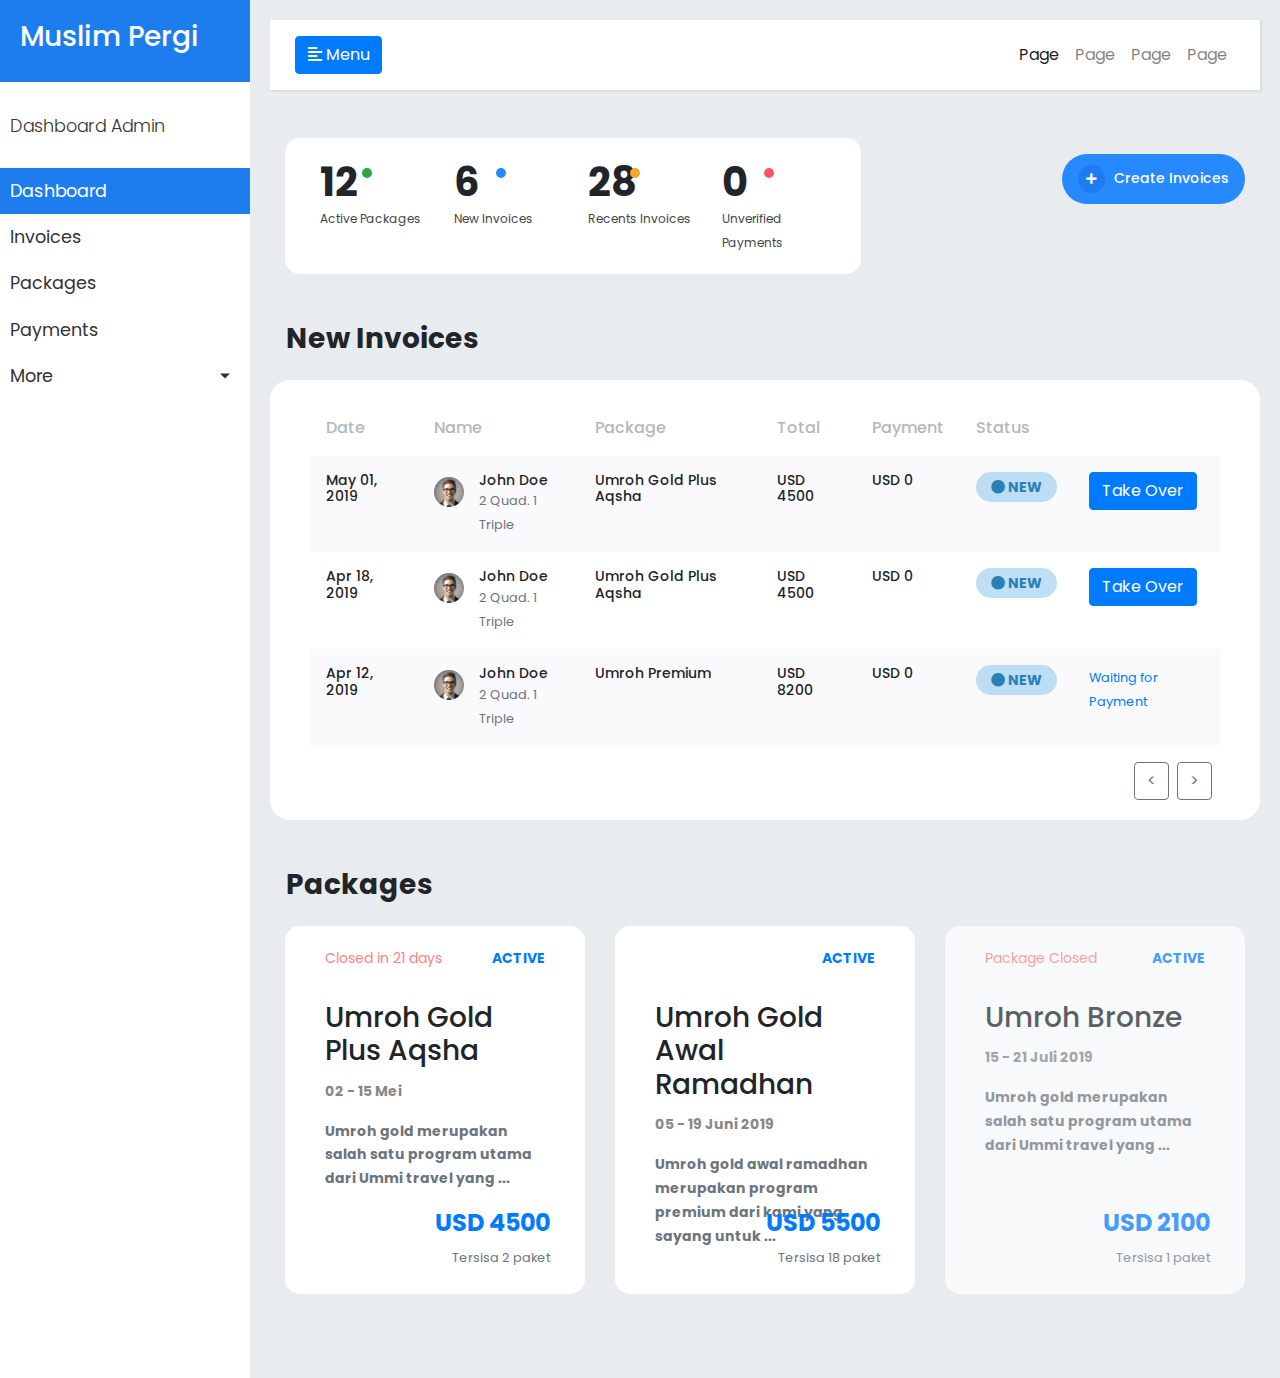
<file: index.html>
<!DOCTYPE html>
<html>

<head>
    <meta charset="utf-8">
    <meta name="viewport" content="width=device-width, initial-scale=1.0">
    <meta http-equiv="X-UA-Compatible" content="IE=edge">

    <title>Collapsible sidebar using Bootstrap 4</title>

    <!-- Font Awesome CSS -->
    <link rel="stylesheet" href="assets/css/fontawesome.min.css">
    <link rel="stylesheet" href="assets/css/brands.min.css">
    <link rel="stylesheet" href="assets/css/solid.min.css">
    <!-- Bootstrap CSS CDN -->
    <link rel="stylesheet" href="assets/css/bootstrap-grid.min.css">
    <link rel="stylesheet" href="assets/css/bootstrap.min.css">
    <!-- Our Custom CSS -->
    <link rel="stylesheet" href="./assets/css/style.css">
</head>

<body>
    <div class="wrapper">
        <!-- Sidebar  -->
        <nav id="sidebar">
            <div class="sidebar-header">
                <h3>Muslim Pergi</h3>
            </div>

            <ul class="list-unstyled components">
                <p>Dashboard Admin</p>
                <li class="active">
                    <a href="index.html">Dashboard</a>
                </li>
                <li>
                    <a href="invoices.html">Invoices</a>
                </li>
                <li>
                    <a href="packages.html">Packages</a>
                </li>
                <li>
                    <a href="payments.html">Payments</a>
                </li>
                <li>
                    <a href="#pageSubmenu" data-toggle="collapse" aria-expanded="false" class="dropdown-toggle">More</a>
                    <ul class="collapse list-unstyled" id="pageSubmenu">
                        <li>
                            <a href="artikel.html">Artikel</a>
                        </li>
                        <li>
                            <a href="testimonial.html">Testimoni</a>
                        </li>
                        <li>
                            <a href="admin.html">Admin</a>
                        </li>
                        <li>
                            <a href="more.html">More</a>
                        </li>
                    </ul>
                </li>
            </ul>
        </nav>

        <!-- Page Content  -->
        <div id="content">

            <nav class="navbar navbar-expand-lg navbar-light bg-light">
                <div class="container-fluid">

                    <button type="button" id="sidebarCollapse" class="btn btn-primary">
                        <i class="fas fa-align-left"></i>
                        <span>Menu</span>
                    </button>
                    <button class="btn btn-dark d-inline-block d-lg-none ml-auto" type="button" data-toggle="collapse" data-target="#navbarSupportedContent" aria-controls="navbarSupportedContent" aria-expanded="false" aria-label="Toggle navigation">
                        <i class="fas fa-align-justify"></i>
                    </button>
                    
                    <div class="collapse navbar-collapse" id="navbarSupportedContent">
                        <ul class="nav navbar-nav ml-auto">
                            <li class="nav-item active">
                                <a class="nav-link" href="#">Page</a>
                            </li>
                            <li class="nav-item">
                                <a class="nav-link" href="#">Page</a>
                            </li>
                            <li class="nav-item">
                                <a class="nav-link" href="#">Page</a>
                            </li>
                            <li class="nav-item">
                                <a class="nav-link" href="#">Page</a>
                            </li>
                        </ul>
                    </div>
                </div>
            </nav>

            <div id="dashboard" class="container mt-5">
                <div class="row clearfix">
                    <div class="col status">
                        <div class="main-report d-inline-flex float-left bd-highlight bg-light">
                            <div class="col-xs-6 col-md-3">
                                <h1>
                                    <strong>12</strong>
                                </h1> <span class="dots dots-green"></span>
                                <small>Active Packages</small>
                            </div>
                            <div class="col-xs-6 col-md-3">
                                <h1>
                                    <strong>6</strong>
                                </h1> <span class="dots dots-blue"></span>
                                <small>New Invoices</small>
                            </div>
                            <div class="col-xs-6 col-lg-3">
                                <h1>
                                    <strong>28</strong>
                                </h1> <span class="dots dots-orange"></span>
                                <small>Recents Invoices</small>
                            </div>
                            <div class="col-xs-6 col-lg-3">
                                <h1>
                                    <strong>0</strong>
                                </h1> <span class="dots dots-red"></span>
                                <small>Unverified Payments</small>
                            </div>
                        </div>

                        <div class="float-right">
                            <button href="#" class="btn-invoices btn btn-sm mt-3">
                                <span class="fas fa-plus"></span> 
                                <span>Create Invoices</span>
                            </button>
                        </div>
                    </div>

                </div>
            </div>

            <div class="new-invoices container mt-5">
                <div class="row">
                    <h3 class="ml-3">
                        <strong>New Invoices</strong>
                    </h3>
                    
                    <div class="table-responsive table-responsive-sm mt-3">
                        <table class="table table-striped table-borderless">
                            <thead>
                                <tr>
                                    <th scope="col">Date</th>
                                    <th scope="col">Name</th>
                                    <th scope="col">Package</th>
                                    <th scope="col">Total</th>
                                    <th scope="col">Payment</th>
                                    <th scope="col">Status</th>
                                    <th scope="col"></th>
                                </tr>
                            </thead>
                            <tbody>
                                <tr>
                                    <th scope="row">
                                        <h6>May 01, 2019</h6>
                                    </th>
                                    <td>
                                        <div class="media">
                                            <img src="./assets/img/images.jpeg" class="avatar" alt="Responsive Image">
                                            <div class="media-body">
                                                <h6 class="m-0">John Doe</h6>
                                                <small class="text-muted">2 Quad. 1 Triple</small>
                                            </div>
                                        </div>
                                    </td>
                                    <td>
                                        <h6>Umroh Gold Plus Aqsha</h6>
                                    </td>
                                    <td>
                                        <h6>USD 4500</h6>
                                    </td>
                                    <td>
                                        <h6>USD 0</h6>
                                    </td>
                                    <td>
                                        <span class="badge badge-secondary blue">
                                            <span class="fas fa-circle"></span> <span>NEW</span>
                                        </span>
                                    </td>
                                    <td>
                                        <button class="btn btn-primary">
                                            Take Over
                                        </button>
                                    </td>
                                </tr>
                                <tr>
                                    <th scope="row">
                                        <h6>Apr 18, 2019</h6>
                                    </th>
                                    <td>
                                        <div class="media">
                                            <img src="./assets/img/images.jpeg" class="avatar" alt="Responsive Image">
                                            <div class="media-body">
                                                <h6 class="m-0">John Doe</h6>
                                                <small class="text-muted">2 Quad. 1 Triple</small>
                                            </div>
                                        </div>
                                    </td>
                                    <td>
                                        <h6>Umroh Gold Plus Aqsha</h6>
                                    </td>
                                    <td>
                                        <h6>USD 4500</h6>
                                    </td>
                                    <td>
                                        <h6>USD 0</h6>
                                    </td>
                                    <td>
                                        <span class="badge badge-secondary blue">
                                            <span class="fas fa-circle"></span> <span>NEW</span>
                                        </span>
                                    </td>
                                    <td>
                                        <button class="btn btn-primary">
                                            Take Over
                                        </button>
                                    </td>
                                </tr>
                                <tr>
                                    <th scope="row">
                                        <h6>Apr 12, 2019</h6>
                                    </th>
                                    <td>
                                        <div class="media">
                                            <img src="./assets/img/images.jpeg" class="avatar" alt="Responsive Image">
                                            <div class="media-body">
                                                <h6 class="m-0">John Doe</h6>
                                                <small class="text-muted">2 Quad. 1 Triple</small>
                                            </div>
                                        </div>
                                    </td>
                                    <td>
                                        <h6>Umroh Premium</h6>
                                    </td>
                                    <td>
                                        <h6>USD 8200</h6>
                                    </td>
                                    <td>
                                        <h6>USD 0</h6>
                                    </td>
                                    <td>
                                        <span class="badge badge-secondary blue">
                                            <span class="fas fa-circle"></span> <span>NEW</span>
                                        </span>
                                    </td>
                                    <td>
                                        <small class="notif-pending">Waiting for Payment</small>
                                    </td>
                                </tr>
                            </tbody>
                        </table>
                        <div class="btn-toolbar float-right" role="toolbar" aria-label="Toolbar with button groups">
                            <div class="btn-group mr-2" role="group" aria-label="First group">
                                <button type="button" class="btn btn-outline-secondary"><</button>
                            </div>
                            <div class="btn-group mr-2" role="group" aria-label="Second group">
                                <button type="button" class="btn btn-outline-secondary">></button>
                            </div>
                        </div>
                    </div>
    
                </div>
            </div>

            <div class="packages container mt-5 mb-5">
                <div class="row">
                    <h3 class="ml-3">
                        <strong>Packages</strong>
                    </h3>
                </div>
                <div class="row mt-3">
                    <!-- Packages Umroh -->
                    <div class="col-sm-12 col-md-4 mb-3">
                        <div class="card" style="width: auto">
                            <div class="card-header">
                                <span class="float-left">Closed in 21 days</span>
                                <span class="status float-right">ACTIVE</span>
                            </div>
                            <div class="card-body">
                                <h3 class="card-title">Umroh Gold Plus Aqsha</h3>
                                <p>02 - 15 Mei</p>
                                <p class="card-text text-muted overflow-hidden">
                                    Umroh gold merupakan salah satu program utama dari Ummi travel yang ...
                                    <!-- sangat menarik karena paket ini jama'ah akan
                                    diberikan fasilitas yang sangat baik mulai dari akomodasi sampai lainnya. -->
                                </p>
                                <div class="price float-right text-right">
                                    <h4>
                                        <strong>USD 4500</strong>
                                    </h4>
                                    <small class="text-muted">Tersisa 2 paket</small>
                                </div>
                                <a href="#" class="stretched-link"></a>
                            </div>
                        </div>
                    </div>
                    <!-- End Packages Umroh -->

                    <!-- Packages Umroh -->
                    <div class="col-sm-12 col-md-4 mb-3">
                        <div class="card" style="width: auto">
                            <div class="card-header">
                                <!-- <span class="float-left">Closed in 21 days</span> -->
                                <span class="status float-right">ACTIVE</span>
                            </div>
                            <div class="card-body">
                                <h3 class="card-title">Umroh Gold Awal Ramadhan</h3>
                                <p>05 - 19 Juni 2019</p>
                                <p class="card-text text-muted overflow-hidden">
                                    Umroh gold awal ramadhan merupakan program premium dari kami yang sayang untuk ...
                                    <!-- sangat menarik karena paket ini jama'ah akan
                                    diberikan fasilitas yang sangat baik mulai dari akomodasi sampai lainnya. -->
                                </p>
                                <div class="price float-right text-right">
                                    <h4>
                                        <strong>USD 5500</strong>
                                    </h4>
                                    <small class="text-muted">Tersisa 18 paket</small>
                                </div>
                                <a href="#" class="stretched-link"></a>
                            </div>
                        </div>
                    </div>
                    <!-- End Packages Umroh -->

                    <!-- Packages Umroh -->
                    <div class="col-sm-12 col-md-4 mb-3">
                        <div class="card disabled text-decoration-none" tabindex="-1" aria-disabled="true" style="width: auto">
                            <div class="card-header">
                                <span class="float-left">Package Closed</span>
                                <span class="status float-right">ACTIVE</span>
                            </div>
                            <div class="card-body">
                                <h3 class="card-title">Umroh Bronze</h3>
                                <p>15 - 21 Juli 2019</p>
                                <p class="card-text text-muted overflow-hidden">
                                    Umroh gold merupakan salah satu program utama dari Ummi travel yang ...
                                    <!-- sangat menarik karena paket ini jama'ah akan
                                    diberikan fasilitas yang sangat baik mulai dari akomodasi sampai lainnya. -->
                                </p>
                                <div class="price float-right text-right">
                                    <h4>
                                        <strong>USD 2100</strong>
                                    </h4>
                                    <small class="text-muted">Tersisa 1 paket</small>
                                </div>
                                <a href="#" class="stretched-link"></a>
                            </div>
                        </div>
                    </div>
                    <!-- End Packages Umroh -->

                </div>
            </div>

        </div>
    </div>

    <!-- jQuery CDN - Slim version (=without AJAX) -->
    <script src="assets/js/jquery.min.js"></script>
    <!-- Popper.JS -->
    <script src="https://cdnjs.cloudflare.com/ajax/libs/popper.js/1.14.0/umd/popper.min.js"></script>
    <!-- Bootstrap JS -->
    <script src="assets/js/bootstrap.min.js"></script>
    <!-- Custom JS -->
    <script src="assets/js/main.js"></script>

    <script type="text/javascript">
        $(document).ready(function () {
            $('#sidebarCollapse').on('click', function () {
                $('#sidebar').toggleClass('active');
            });
        });
    </script>
</body>

</html>
</file>
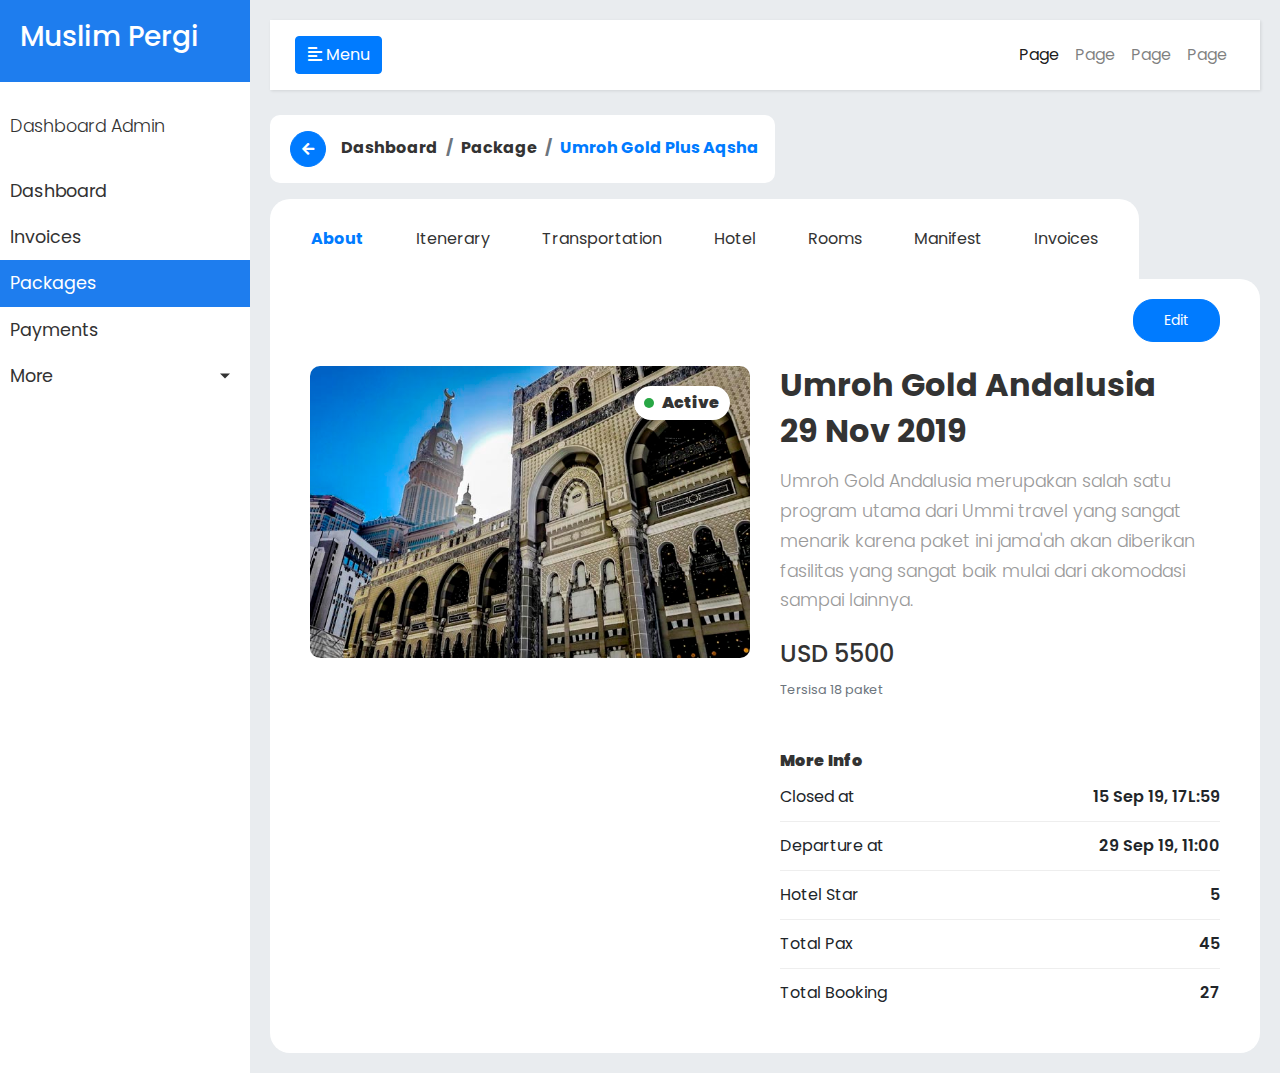
<file: about_packages.html>
<!DOCTYPE html>
<html>

<head>
    <meta charset="utf-8">
    <meta name="viewport" content="width=device-width, initial-scale=1.0">
    <meta http-equiv="X-UA-Compatible" content="IE=edge">

    <title>Collapsible sidebar using Bootstrap 4</title>

    <!-- Font Awesome CSS -->
    <link rel="stylesheet" href="assets/css/fontawesome.min.css">
    <link rel="stylesheet" href="assets/css/brands.min.css">
    <link rel="stylesheet" href="assets/css/solid.min.css">
    <!-- Bootstrap CSS CDN -->
    <link rel="stylesheet" href="assets/css/bootstrap-grid.min.css">
    <link rel="stylesheet" href="assets/css/bootstrap.min.css">
    <!-- Our Custom CSS -->
    <link rel="stylesheet" href="./assets/css/style.css">
</head>

<body>
    <div class="wrapper">
        <!-- Sidebar  -->
        <nav id="sidebar">
            <div class="sidebar-header">
                <h3>Muslim Pergi</h3>
            </div>

            <ul class="list-unstyled components">
                <p>Dashboard Admin</p>
                <li>
                    <a href="index.html">Dashboard</a>
                </li>
                <li>
                    <a href="invoices.html">Invoices</a>
                </li>
                <li class="active">
                    <a href="packages.html">Packages</a>
                </li>
                <li>
                    <a href="payments.html">Payments</a>
                </li>
                <li>
                    <a href="#pageSubmenu" data-toggle="collapse" aria-expanded="false" class="dropdown-toggle">More</a>
                    <ul class="collapse list-unstyled" id="pageSubmenu">
                        <li>
                            <a href="artikel.html">Artikel</a>
                        </li>
                        <li>
                            <a href="testimonial.html">Testimoni</a>
                        </li>
                        <li>
                            <a href="admin.html">Admin</a>
                        </li>
                        <li>
                            <a href="more.html">More</a>
                        </li>
                    </ul>
                </li>
            </ul>
        </nav>

        <!-- Page Content  -->
        <div id="content">

            <nav class="navbar navbar-expand-lg navbar-light bg-light">
                <div class="container-fluid">

                    <button type="button" id="sidebarCollapse" class="btn btn-primary">
                        <i class="fas fa-align-left"></i>
                        <span>Menu</span>
                    </button>
                    <button class="btn btn-dark d-inline-block d-lg-none ml-auto" type="button" data-toggle="collapse" data-target="#navbarSupportedContent" aria-controls="navbarSupportedContent" aria-expanded="false" aria-label="Toggle navigation">
                        <i class="fas fa-align-justify"></i>
                    </button>

                    <div class="collapse navbar-collapse" id="navbarSupportedContent">
                        <ul class="nav navbar-nav ml-auto">
                            <li class="nav-item active">
                                <a class="nav-link" href="#">Page</a>
                            </li>
                            <li class="nav-item">
                                <a class="nav-link" href="#">Page</a>
                            </li>
                            <li class="nav-item">
                                <a class="nav-link" href="#">Page</a>
                            </li>
                            <li class="nav-item">
                                <a class="nav-link" href="#">Page</a>
                            </li>
                        </ul>
                    </div>
                </div>
            </nav>

            <div id="jamaah_package" class="container about-package">
                <div class="row">
                    <div class="col-auto p-0">
                        <nav aria-label="breadcrumb" class="address_page">
                            <ol class="breadcrumb">
                                <a href="packages.html" class="btn btn-primary circle m-1">
                                    <i class="fas fa-arrow-left"></i>
                                </a>
                                <li class="breadcrumb-item"><a href="#">Dashboard</a></li>
                                <li class="breadcrumb-item"><a href="#">Package</a></li>
                                <li class="breadcrumb-item active" aria-current="page">Umroh Gold Plus Aqsha</li>
                            </ol>
                        </nav>
                    </div>
                </div>
    
                <div class="row">
                    <ul class="nav nav-pills" id="pills-tab" role="tablist">
                        <li class="nav-item">
                            <a class="nav-link active" id="pills-about-tab" data-toggle="pill" href="#pills-about" role="tab" aria-controls="pills-about" aria-selected="true">About</a>
                        </li>
                        <li class="nav-item">
                            <a class="nav-link" id="pills-itinerary-tab" data-toggle="pill" href="#pills-itinerary" role="tab" aria-controls="pills-itinerary" aria-selected="false">Itenerary</a>
                        </li>
                        <li class="nav-item">
                            <a class="nav-link" id="pills-transportation-tab" data-toggle="pill" href="#pills-transportation" role="tab" aria-controls="pills-transportation" aria-selected="false">Transportation</a>
                        </li>
                        <li class="nav-item">
                            <a class="nav-link" id="pills-hotel-tab" data-toggle="pill" href="#pills-hotel" role="tab" aria-controls="pills-hotel" aria-selected="false">Hotel</a>
                        </li>
                        <li class="nav-item">
                            <a class="nav-link" id="pills-rooms-tab" data-toggle="pill" href="#pills-rooms" role="tab" aria-controls="pills-rooms" aria-selected="false">Rooms</a>
                        </li>
                        <li class="nav-item">
                            <a class="nav-link" id="pills-manifest-tab" data-toggle="pill" href="#pills-manifest" role="tab" aria-controls="pills-manifest" aria-selected="false">Manifest</a>
                        </li>
                        <li class="nav-item">
                            <a class="nav-link" id="pills-invoices-tab" data-toggle="pill" href="#pills-invoices" role="tab" aria-controls="pills-invoices" aria-selected="false">Invoices</a>
                        </li>
                    </ul>
                </div>
    
                <div class="tab-content" id="pills-tabContent">
    
                    <!-- about -->
                    <div class="tab-pane fade show active" id="pills-about" role="tabpanel" aria-labelledby="pills-about-tab">
                        <div class="row">
                            <div class="table-responsive">
                                <div class="float-right">
                                    <button href="#" class="btn btn-sm btn-primary">
                                        <span>Edit</span>
                                    </button>
                                </div>
                                
                                <div class="clearfix mb-4"></div>

                                <div class="about-pack">
                                    <div class="row">
                                        <div class="col-md-6">
                                            <div class="card">
                                                <img src="./assets/img/umroh.jpg" class="card-img" alt="...">
                                                <div class="card-img-overlay">
                                                    <span class="card-text">
                                                        <span class="dots dots-green"></span> 
                                                        <strong>Active</strong>
                                                    </span>
                                                </div>
                                            </div>
                                        </div>
                                
                                        <div class="col-md-6">
                                            <div class="title">
                                                <h2><strong>Umroh Gold Andalusia</strong></h2>
                                                <h2><strong> 29 Nov 2019 </strong></h2>
                                            </div>

                                            <div class="text-muted py-2">
                                                <p>Umroh Gold Andalusia merupakan salah satu program utama dari Ummi
                                                    travel yang sangat menarik karena paket ini jama'ah akan diberikan 
                                                    fasilitas yang sangat baik mulai dari akomodasi sampai lainnya.
                                                </p>
                                            </div>

                                            <div class="price text-left">
                                                <h4>USD 5500</h4>
                                                <small class="text-muted">Tersisa 18 paket</small>
                                            </div>

                                            <div class="detail pt-5">
                                                <strong>More Info</strong>
                                                <table class="table table-borderless">
                                                    <tbody>
                                                        <tr>
                                                            <td colspan="2">Closed at</td>
                                                            <td>15 Sep 19, 17L:59</td>
                                                        </tr>
                                                        <tr>
                                                            <td colspan="2">Departure at</td>
                                                            <td>29 Sep 19, 11:00</td>
                                                        </tr>
                                                        <tr>
                                                            <td colspan="2">Hotel Star</td>
                                                            <td>5</td>
                                                        </tr>
                                                        <tr>
                                                            <td colspan="2">Total Pax</td>
                                                            <td>45</td>
                                                        </tr>
                                                        <tr>
                                                            <td colspan="2">Total Booking</td>
                                                            <td>27</td>
                                                        </tr>
                                                    </tbody>
                                                </table>
                                            </div>

                                        </div>
                                    </div>
                                </div>
                            </div>
                        </div>
                    </div>
                    <!-- End about -->
    
                    <!-- itinerary -->
                    <div class="tab-pane fade" id="pills-itinerary" role="tabpanel" aria-labelledby="pills-itinerary-tab">
                        <div class="row">
                            <div class="table-responsive table-itinerary">
                                <div class="float-right">
                                    <button href="#" class="btn btn-sm btn-primary">
                                        <span class="fas fa-plus"></span>
                                        <span>Add Itinerary</span>
                                    </button>
                                </div>
                                <table class="table table-borderless table-striped itinerary">
                                    <thead>
                                        <tr>
                                            <th>Day</th>
                                            <th>Title</th>
                                            <th>Description</th>
                                        </tr>
                                    </thead>
                                    <tbody>
                                        <tr>
                                            <td>1</td>
                                            <td>Hari ke 1 : Jakarta - Jeddah</td>
                                            <td>Berkumpul dibandara Soekarno-Hatta Terminal 3 Pukul 16:00 WIB,
                                                Take Off menuju Jeddah dengan maskapai Saudi Airlines Pukul 20:00 WIB
                                            </td>
                                        </tr>
                                        <tr>
                                            <td>2</td>
                                            <td>Hari ke 2 : Jeddah - Madinah</td>
                                            <td>Sesampai dibandara Jeddah Pukul 01:40 WSA, melanjutkan perjalanan menuju
                                                Madinah (Sahur Nasi Box dibus), Check-in hotel dan beristirahat. Memperbanyak
                                                ibadah masing-masing diMasjid Nabawi (Sholat 5 waktu, Tadarus Al-Qur'an dan Tarawih)
                                            </td>
                                        </tr>
                                        <tr>
                                            <td>3</td>
                                            <td>Hari ke 3 : Madinah</td>
                                            <td>Pagi hari melakukan Ziarah kota Madinah ke Jabal Uhud, Masjid Quba, Kebun Kurma, Kajian
                                                sore dan pemantapan manasik bersama ustadz pembimbing. Memperbanyak Ibadah masing-masing di
                                                Masjid Nabawi (Sholat 5 waktu, Tadarus Al-Qur'an dan Tarawih)
                                            </td>
                                        </tr>
                                        <tr>
                                            <td>4</td>
                                            <td>Hari ke 4 : Madinah - Mekkah</td>
                                            <td>Check-out hotel, persiapan menuju kota Makkah, ber-ihram di Bir Ali, selanjutnya perjalanan
                                                menuju kota Makkah, Check-in hotel Makkah, beristirahat sejenak sebelum melaksanakan ibadah
                                                umroh
                                            </td>
                                        </tr>
                                    </tbody>
                                </table>
                            </div>
                        </div>
                    </div>
                    <!-- End itinerary -->
    
                    <!-- transportation -->
                    <div class="tab-pane fade" id="pills-transportation" role="tabpanel" aria-labelledby="pills-transportation-tab">
                        <div class="row">
                            <div class="table-responsive table-itinerary">
                                <div class="float-left">
                                    <h4>
                                        <strong>Flight</strong>
                                    </h4>
                                </div>
                                <div class="float-right">
                                    <button href="#" class="btn btn-sm btn-primary">
                                        <span class="fas fa-plus"></span>
                                        <span>Add Flight</span>
                                    </button>
                                </div>
                                <table class="table table-borderless table-striped transport">
                                    <thead>
                                        <tr>
                                            <th>Code</th>
                                            <th>Airline</th>
                                            <th>Form</th>
                                            <th>To</th>
                                            <th>Boarding</th>
                                            <th>ETD</th>
                                            <th>ETA</th>
                                            <th>Terminal</th>
                                            <th>Gate</th>
                                        </tr>
                                    </thead>
                                    <tbody>
                                        <tr>
                                            <td>SV 817</td>
                                            <td>
                                                <div class="media">
                                                    <img class="transport" src="./assets/img/garuda.png" alt="garuda airline">
                                                    <div class="media-body">
                                                        <h6 class="m-0">Garuda Airline</h6>
                                                        <small class="text-muted">Economy</small>
                                                    </div>
                                                </div>
                                            </td>
                                            <td>Soekarno Hatta</td>
                                            <td>King Abdulaziz</td>
                                            <td>11 May, 11:25</td>
                                            <td>11 May, 13:00</td>
                                            <td>11 May, 13:00</td>
                                            <td>3</td>
                                            <td>1</td>
                                        </tr>
                                        <tr>
                                            <td>SV 818</td>
                                            <td>
                                                <div class="media">
                                                    <img class="transport" src="./assets/img/SA.jpg" alt="SA airline">
                                                    <div class="media-body">
                                                        <h6 class="m-0">Saudi Airline</h6>
                                                        <small class="text-muted">Bussiness</small>
                                                    </div>
                                                </div>
                                            </td>
                                            <td>King Abdulaziz</td>
                                            <td>Soekarno Hatta</td>
                                            <td>18 May, 23:15</td>
                                            <td>11 May, 24:00</td>
                                            <td>19 May, 11:00</td>
                                            <td>1</td>
                                            <td>1</td>
                                        </tr>
                                    </tbody>
                                </table>

                                <hr class="py-3">
                            
                                <div class="float-left">
                                    <h4>
                                        <strong>Buses</strong>
                                    </h4>
                                </div>
                                <div class="float-right">
                                    <button href="#" class="btn btn-sm btn-primary">
                                        <span class="fas fa-plus"></span>
                                        <span>Add Buses</span>
                                    </button>
                                </div>
                                <table class="table table-borderless table-striped transport">
                                    <thead>
                                        <tr>
                                            <th>Brand</th>
                                            <th>Bus</th>
                                        </tr>
                                    </thead>
                                    <tbody>
                                        <tr>
                                            <td>
                                                <div class="media">
                                                    <img src="./assets/img/mercedes.jpg" alt="Mercedes Bus">
                                                    <div class="media-body">
                                                        <h6 class="mt-1">Mercedes</h6>
                                                    </div>
                                                </div>
                                            </td>
                                            <td>
                                                <h6>Bus A</h6>
                                            </td>
                                        </tr>
                                    </tbody>
                                </table>

                            </div>
                            
                        </div> 
                    </div>
                    <!-- End transportation -->
    
                    <!-- hotel -->
                    <div class="tab-pane fade" id="pills-hotel" role="tabpanel" aria-labelledby="pills-hotel-tab">
                        <div class="row">
                            <div class="table-responsive table-itinerary">
                                <div class="float-right">
                                    <button href="#" class="btn btn-sm btn-primary">
                                        <span class="fas fa-plus"></span>
                                        <span>Add Hotel</span>
                                    </button>
                                </div>
                                <table class="table table-borderless table-striped">
                                    <thead>
                                        <tr>
                                            <th>City</th>
                                            <th>Hotel</th>
                                            <th>Check in</th>
                                            <th>Check out</th>
                                        </tr>
                                    </thead>
                                    <tbody>
                                        <tr>
                                            <td>Makkah</td>
                                            <td>Elaf Mashaer</td>
                                            <td>10 May 19, 20:00</td>
                                            <td>15 May 19, 07:00</td>
                                        </tr>
                                        <tr>
                                            <td>Madinah</td>
                                            <td>Nozol Al Munawarah</td>
                                            <td>14 May 19, 23:57</td>
                                            <td>17 May 19, 23:57</td>
                                        </tr>
                                    </tbody>
                                </table>
                            </div>
                        </div> 
                    </div>
                    <!-- End hotel -->
    
                    <!-- rooms -->
                    <div class="tab-pane fade" id="pills-rooms" role="tabpanel" aria-labelledby="pills-rooms-tab">
                        <div class="row">
                            
                            <div class="container my-5 rooms">

                                <div class="float-right">
                                    <ul class="list-inline m-0 p-0">
                                        <li class="list-inline-item">
                                            <button href="#" class="btn btn-sm btn-primary">
                                                <span class="fas fa-plus"></span>
                                                <span>Quad</span>
                                            </button>
                                        </li>
                                        <li class="list-inline-item">
                                            <button href="#" class="btn btn-sm btn-primary">
                                                <span class="fas fa-plus"></span>
                                                <span>Double</span>
                                            </button>
                                        </li>
                                        <li class="list-inline-item">
                                            <button href="#" class="btn btn-sm btn-primary">
                                                <span class="fas fa-plus"></span>
                                                <span>Triple</span>
                                            </button>
                                        </li>
                                    </ul>
                                </div>

                                <div class="clearfix"></div>

                                <div id="variant_package" class="variant">
                                    
                                    <div class="variant_pack">
                                        <div class="row">
                                            <div class="col">
                                                <h5>Double</h5>
                                            </div>
                                        </div>

                                        <div class="row mt-3">
                                            <div class="col-sm-4">
                                                <div class="card jamaah_invoice mb-4" style="width: auto">
                                                    <div class="card-header">
                                                        <span class="float-left">
                                                            <strong class="text-uppercase">Double 1</strong>
                                                        </span>
                                                        <span class="status float-right">
                                                            <a href="">
                                                                <span class="fas fa-plus disabled"></span>
                                                            </a>
                                                        </span>
                                                    </div>
                                                    <div class="card-body">
                                                        <ul class="list-unstyled list-group list-group-flush p-0">
                                                            <li class="jamaah list-group-item">
                                                                <a href="#">
                                                                    <div class="media">
                                                                        <span class="fas fa-times delete"></span>
                                                                        <img src="assets/img/images.jpeg" class="align-self-start mr-3 rounded-circle" alt="profile jama'ah">
                                                                        <div class="media-body">
                                                                            <h5 class="mt-0">Michael Joe</h5>
                                                                            <i class="fas fa-chevron-right"></i>
                                                                        </div>
                                                                    </div>
                                                                </a>
                                                            </li>
                            
                                                            <li class="jamaah list-group-item">
                                                                <a href="#">
                                                                    <div class="media">
                                                                        <span class="fas fa-times delete"></span>
                                                                        <img src="assets/img/images.jpeg" class="align-self-start mr-3 rounded-circle" alt="profile jama'ah">
                                                                        <div class="media-body">
                                                                            <h5 class="mt-0">Michael Joe</h5>
                                                                            <i class="fas fa-chevron-right"></i>
                                                                        </div>
                                                                    </div>
                                                                </a>
                                                            </li>
                                                        </ul>
                                                    </div>
                                                </div>
                                            </div>      
                                            
                                            <div class="col-sm-4">
                                                <div class="card jamaah_invoice mb-4" style="width: auto">
                                                    <div class="card-header">
                                                        <span class="float-left">
                                                            <strong class="text-uppercase">Double 2</strong> <br>
                                                            <small>Tersisa 1 orang</small>
                                                        </span>
                                                        <span class="status float-right">
                                                            <a href="">
                                                                <span class="fas fa-plus"></span>
                                                            </a>
                                                        </span>
                                                    </div>
                                                    <div class="card-body">
                                                        <ul class="list-unstyled list-group list-group-flush p-0">
                                                            <li class="jamaah list-group-item">
                                                                <a href="#">
                                                                    <div class="media">
                                                                        <span class="fas fa-times delete"></span>
                                                                        <img src="assets/img/images.jpeg" class="align-self-start mr-3 rounded-circle" alt="profile jama'ah">
                                                                        <div class="media-body">
                                                                            <h5 class="mt-0">Michael Joe</h5>
                                                                            <i class="fas fa-chevron-right"></i>
                                                                        </div>
                                                                    </div>
                                                                </a>
                                                            </li>
                            
                                                        </ul>
                                                    </div>
                                                </div>
                                            </div> 

                                            <div class="col-sm-4">
                                                <div class="card jamaah_invoice mb-4" style="width: auto">
                                                    <div class="card-header">
                                                        <span class="float-left">
                                                            <strong class="text-uppercase">Double 3</strong>
                                                        </span>
                                                        <span class="status float-right">
                                                            <a href="">
                                                                <span class="fas fa-plus disabled"></span>
                                                            </a>
                                                        </span>
                                                    </div>
                                                    <div class="card-body">
                                                        <ul class="list-unstyled list-group list-group-flush p-0">
                                                            <li class="jamaah list-group-item">
                                                                <a href="#">
                                                                    <div class="media">
                                                                        <span class="fas fa-times delete"></span>
                                                                        <img src="assets/img/images.jpeg" class="align-self-start mr-3 rounded-circle" alt="profile jama'ah">
                                                                        <div class="media-body">
                                                                            <h5 class="mt-0">Michael Joe</h5>
                                                                            <i class="fas fa-chevron-right"></i>
                                                                        </div>
                                                                    </div>
                                                                </a>
                                                            </li>
                            
                                                            <li class="jamaah list-group-item">
                                                                <a href="#">
                                                                    <div class="media">
                                                                        <span class="fas fa-times delete"></span>
                                                                        <img src="assets/img/images.jpeg" class="align-self-start mr-3 rounded-circle" alt="profile jama'ah">
                                                                        <div class="media-body">
                                                                            <h5 class="mt-0">Michael Joe</h5>
                                                                            <i class="fas fa-chevron-right"></i>
                                                                        </div>
                                                                    </div>
                                                                </a>
                                                            </li>
                                                        </ul>
                                                    </div>
                                                </div>
                                            </div>
                                        </div>
                                    </div>

                                    <div class="variant_pack">
                                        <div class="row">
                                            <div class="col">
                                                <h5>Triple</h5>
                                            </div>
                                        </div>

                                        <div class="row mt-3">
                                            <div class="col-sm-4">
                                                <div class="card jamaah_invoice mb-4" style="width: auto">
                                                    <div class="card-header">
                                                        <span class="float-left">
                                                            <strong class="text-uppercase">Triple 1</strong> <br>
                                                            <small>Tersisa 1 orang</small>
                                                        </span>
                                                        <span class="status float-right">
                                                            <a href="">
                                                                <span class="fas fa-plus"></span>
                                                            </a>
                                                        </span>
                                                    </div>
                                                    <div class="card-body">
                                                        <ul class="list-unstyled list-group list-group-flush p-0">
                                                            <li class="jamaah list-group-item">
                                                                <a href="#">
                                                                    <div class="media">
                                                                        <span class="fas fa-times delete"></span>
                                                                        <img src="assets/img/images.jpeg" class="align-self-start mr-3 rounded-circle" alt="profile jama'ah">
                                                                        <div class="media-body">
                                                                            <h5 class="mt-0">Michael Joe</h5>
                                                                            <i class="fas fa-chevron-right"></i>
                                                                        </div>
                                                                    </div>
                                                                </a>
                                                            </li>
                            
                                                            <li class="jamaah list-group-item">
                                                                <a href="#">
                                                                    <div class="media">
                                                                        <span class="fas fa-times delete"></span>
                                                                        <img src="assets/img/images.jpeg" class="align-self-start mr-3 rounded-circle" alt="profile jama'ah">
                                                                        <div class="media-body">
                                                                            <h5 class="mt-0">Michael Joe</h5>
                                                                            <i class="fas fa-chevron-right"></i>
                                                                        </div>
                                                                    </div>
                                                                </a>
                                                            </li>
                                                        </ul>
                                                    </div>
                                                </div>
                                            </div>      
                                            
                                            <div class="col-sm-4">
                                                <div class="card jamaah_invoice mb-4" style="width: auto">
                                                    <div class="card-header">
                                                        <span class="float-left">
                                                            <strong class="text-uppercase">Triple 2</strong> <br>
                                                            <small>Tersisa 2 orang</small>
                                                        </span>
                                                        <span class="status float-right">
                                                            <a href="">
                                                                <span class="fas fa-plus"></span>
                                                            </a>
                                                        </span>
                                                    </div>
                                                    <div class="card-body">
                                                        <ul class="list-unstyled list-group list-group-flush p-0">
                                                            <li class="jamaah list-group-item">
                                                                <a href="#">
                                                                    <div class="media">
                                                                        <span class="fas fa-times delete"></span>
                                                                        <img src="assets/img/images.jpeg" class="align-self-start mr-3 rounded-circle" alt="profile jama'ah">
                                                                        <div class="media-body">
                                                                            <h5 class="mt-0">Michael Joe</h5>
                                                                            <i class="fas fa-chevron-right"></i>
                                                                        </div>
                                                                    </div>
                                                                </a>
                                                            </li>
                            
                                                        </ul>
                                                    </div>
                                                </div>
                                            </div> 

                                        </div>
                                    </div>

                                </div>

                            </div>


                        </div>  
                    </div>
                    <!-- End rooms -->

                    <!-- manifest -->
                    <div class="tab-pane fade" id="pills-manifest" role="tabpanel" aria-labelledby="pills-manifest-tab">
                        <div class="row">
                            
                            <div id="jamaah_invoice" class="container my-5">
                                <div class="float-right">
                                    <button href="#" class="btn btn-sm btn-primary mr-3">
                                        <span class="fas fa-print"></span>
                                        <span>Print</span>
                                    </button>

                                    <button href="#" class="btn btn-sm btn-primary">
                                        <span class="fas fa-download"></span>
                                        <span>Download</span>
                                    </button>
                                </div>
                                
                                <div class="clearfix"></div>

                                <div class="row mt-4">
                                    <div class="col-sm-4">
                                        <div class="card mb-4">
                                            <div class="card-body">
                                                <span class="badge blue">
                                                    QUAD
                                                </span>
                                                <div class="float-right">
                                                    <a href="">
                                                        <span class="fas fa-chevron-right"></span>
                                                    </a>
                                                </div>
                                                <div class="bio">
                                                    <img class="rounded-circle" src="./assets/img/images.jpeg" alt="bio">
                                                    <h3 class="m-0 mt-3">
                                                        <strong>Michael Joe</strong>
                                                    </h3>
                                                    <small class="text-muted">michaeljoe@gmail.com</small>
                                                </div>
                                            </div>
                                        </div>
                                    </div>

                                    <div class="col-sm-4">
                                        <div class="card mb-4">
                                            <div class="card-body">
                                                <span class="badge blue">
                                                    QUAD
                                                </span>
                                                <div class="float-right">
                                                    <a href="">
                                                        <span class="fas fa-chevron-right"></span>
                                                    </a>
                                                </div>
                                                <div class="bio">
                                                    <img class="rounded-circle" src="./assets/img/images.jpeg" alt="bio">
                                                    <h3 class="m-0 mt-3">
                                                        <strong>Michael Joe</strong>
                                                    </h3>
                                                    <small class="text-muted">michaeljoe@gmail.com</small>
                                                </div>
                                            </div>
                                        </div>
                                    </div>

                                    <div class="col-sm-4">
                                        <div class="card mb-4">
                                            <div class="card-body">
                                                <span class="badge blue">
                                                    QUAD
                                                </span>
                                                <div class="float-right">
                                                    <a href="">
                                                        <span class="fas fa-chevron-right"></span>
                                                    </a>
                                                </div>
                                                <div class="bio">
                                                    <img class="rounded-circle" src="./assets/img/images.jpeg" alt="bio">
                                                    <h3 class="m-0 mt-3">
                                                        <strong>Michael Joe</strong>
                                                    </h3>
                                                    <small class="text-muted">michaeljoe@gmail.com</small>
                                                </div>
                                            </div>
                                        </div>
                                    </div>
                                </div>

                            </div>

                        </div>  
                    </div>
                    <!-- End manifest -->

                    <!-- invoices -->
                    <div class="tab-pane fade" id="pills-invoices" role="tabpanel" aria-labelledby="pills-invoices-tab">
                        <div class="row">
                            
                            <div class="new-invoices container my-5">
            
                                <div class="row">
                                    <ul class="nav nav-pills" id="pills-tab" role="tablist">
                                        <li class="nav-item">
                                            <a class="nav-link active" id="pills-all-tab" data-toggle="pill" href="#pills-all" role="tab" aria-controls="pills-home" aria-selected="true">All</a>
                                        </li>
                                        <li class="nav-item">
                                            <a class="nav-link" id="pills-new-tab" data-toggle="pill" href="#pills-new" role="tab" aria-controls="pills-new" aria-selected="false">New</a>
                                        </li>
                                        <li class="nav-item">
                                            <a class="nav-link" id="pills-partial-tab" data-toggle="pill" href="#pills-partial" role="tab" aria-controls="pills-partial" aria-selected="false">Partial</a>
                                        </li>
                                        <li class="nav-item">
                                            <a class="nav-link" id="pills-paid-tab" data-toggle="pill" href="#pills-paid" role="tab" aria-controls="pills-paid" aria-selected="false">Paid</a>
                                        </li>
                                        <li class="nav-item">
                                            <a class="nav-link" id="pills-expired-tab" data-toggle="pill" href="#pills-expired" role="tab" aria-controls="pills-expired" aria-selected="false">Expired</a>
                                        </li>
                                    </ul>
                                </div>
                                
                                <div class="tab-content" id="pills-tabContent">
                    
                                    <!-- ALL -->
                                    <div class="tab-pane fade show active" id="pills-all" role="tabpanel" aria-labelledby="pills-all-tab">
                                        <div class="row">
                                            <div class="table-responsive">
                                                <table class="table table-striped table-borderless">
                                                    <thead>
                                                        <tr>
                                                            <th scope="col">Date</th>
                                                            <th scope="col">Name</th>
                                                            <th scope="col">Package</th>
                                                            <th scope="col">Total</th>
                                                            <th scope="col">Payment</th>
                                                            <th scope="col">Status</th>
                                                            <th scope="col"></th>
                                                        </tr>
                                                    </thead>
                                                    <tbody>
                    
                                                        <!-- Invoices -->
                                                        <tr>
                                                            <th scope="row">
                                                                <h6>May 01, 2019</h6>
                                                            </th>
                                                            <td>
                                                                <div class="media">
                                                                    <img src="./assets/img/images.jpeg" class="avatar" alt="Responsive Image">
                                                                    <div class="media-body">
                                                                        <h6 class="m-0">John Doe</h6>
                                                                        <small class="text-muted">2 Quad. 1 Triple</small>
                                                                    </div>
                                                                </div>
                                                            </td>
                                                            <td>
                                                                <h6>Umroh Gold Plus Aqsha</h6>
                                                            </td>
                                                            <td>
                                                                <h6>USD 4500</h6>
                                                            </td>
                                                            <td>
                                                                <h6>USD 0</h6>
                                                            </td>
                                                            <td>
                                                                <span class="badge badge-secondary blue">
                                                                    <span class="fas fa-circle"></span> <span>NEW</span>
                                                                </span>
                                                            </td>
                                                            <td>
                                                                <a class="btn btn-primary" href="user_invoice.html" role="button">
                                                                    Take Over
                                                                </a>
                                                            </td>
                                                        </tr>
                                                        <!-- End Invoices -->
                    
                                                        <!-- Invoices -->
                                                        <tr>
                                                            <th scope="row">
                                                                <h6>Apr 18, 2019</h6>
                                                            </th>
                                                            <td>
                                                                <div class="media">
                                                                    <img src="./assets/img/images.jpeg" class="avatar" alt="Responsive Image">
                                                                    <div class="media-body">
                                                                        <h6 class="m-0">Michael Joe</h6>
                                                                        <small class="text-muted">2 Quad. 1 Triple</small>
                                                                    </div>
                                                                </div>
                                                            </td>
                                                            <td>
                                                                <h6>Umroh Gold Plus Aqsha</h6>
                                                            </td>
                                                            <td>
                                                                <h6>USD 4500</h6>
                                                            </td>
                                                            <td>
                                                                <h6>USD 0</h6>
                                                            </td>
                                                            <td>
                                                                <span class="badge badge-secondary blue">
                                                                    <span class="fas fa-circle"></span> <span>NEW</span>
                                                                </span>
                                                            </td>
                                                            <td>
                                                                <a class="btn btn-primary" href="user_invoice.html" role="button">
                                                                    Take Over
                                                                </a>
                                                            </td>
                                                        </tr>
                                                        <!-- End Invoices -->
                    
                                                        <!-- Invoices -->
                                                        <tr>
                                                            <th scope="row">
                                                                <h6>Apr 12, 2019</h6>
                                                            </th>
                                                            <td>
                                                                <div class="media">
                                                                    <img src="./assets/img/images.jpeg" class="avatar" alt="Responsive Image">
                                                                    <div class="media-body">
                                                                        <h6 class="m-0">Muhammad Jibril</h6>
                                                                        <small class="text-muted">2 Quad. 1 Triple</small>
                                                                    </div>
                                                                </div>
                                                            </td>
                                                            <td>
                                                                <h6>Umroh Premium</h6>
                                                            </td>
                                                            <td>
                                                                <h6>USD 8200</h6>
                                                            </td>
                                                            <td>
                                                                <h6>USD 0</h6>
                                                            </td>
                                                            <td>
                                                                <span class="badge badge-secondary blue">
                                                                    <span class="fas fa-circle"></span> <span>NEW</span>
                                                                </span>
                                                            </td>
                                                            <td>
                                                                <small class="notif-pending">Waiting for Payment</small>
                                                            </td>
                                                        </tr>
                                                        <!-- End Invoices -->
                    
                                                        <!-- Invoices -->
                                                        <tr>
                                                            <th scope="row">
                                                                <h6>Apr 10, 2019</h6>
                                                            </th>
                                                            <td>
                                                                <div class="media">
                                                                    <img src="./assets/img/images.jpeg" class="avatar" alt="Responsive Image">
                                                                    <div class="media-body">
                                                                        <h6 class="m-0">Indro</h6>
                                                                        <small class="text-muted">2 Double</small>
                                                                    </div>
                                                                </div>
                                                            </td>
                                                            <td>
                                                                <h6>Umroh Bronze</h6>
                                                            </td>
                                                            <td>
                                                                <h6>USD 5000</h6>
                                                            </td>
                                                            <td>
                                                                <h6>USD 1000</h6>
                                                            </td>
                                                            <td>
                                                                <span class="badge badge-secondary orange">
                                                                    <span class="fas fa-circle "></span> <span>PARTIAL</span>
                                                                </span>
                                                            </td>
                                                            <td>
                                                                <!-- <a class="btn btn-primary" href="user_invoice.html" role="button">
                                                                    Take Over
                                                                </a> -->
                                                            </td>
                                                        </tr>
                                                        <!-- End Invoices -->
                    
                                                        <!-- Invoices -->
                                                        <tr>
                                                            <th scope="row">
                                                                <h6>Apr 03, 2019</h6>
                                                            </th>
                                                            <td>
                                                                <div class="media">
                                                                    <img src="./assets/img/images.jpeg" class="avatar" alt="Responsive Image">
                                                                    <div class="media-body">
                                                                        <h6 class="m-0">Sugiono</h6>
                                                                        <small class="text-muted">1 Quad</small>
                                                                    </div>
                                                                </div>
                                                            </td>
                                                            <td>
                                                                <h6>Umroh Gold Plus Aqsha</h6>
                                                            </td>
                                                            <td>
                                                                <h6>USD 4500</h6>
                                                            </td>
                                                            <td>
                                                                <h6>USD 4500</h6>
                                                            </td>
                                                            <td>
                                                                <span class="badge badge-secondary green">
                                                                    <span class="fas fa-circle"></span> <span>PAID</span>
                                                                </span>
                                                            </td>
                                                            <td>
                                                                <!-- <small class="notif-pending">Waiting for Payment</small> -->
                                                            </td>
                                                        </tr>
                                                        <!-- End Invoices -->
                    
                                                        <!-- Invoices -->
                                                        <tr>
                                                            <th scope="row">
                                                                <h6>Apr 05, 2019</h6>
                                                            </th>
                                                            <td>
                                                                <div class="media">
                                                                    <img src="./assets/img/images.jpeg" class="avatar" alt="Responsive Image">
                                                                    <div class="media-body">
                                                                        <h6 class="m-0">Ibnu Tsani</h6>
                                                                        <small class="text-muted">2 Quad. 1 Triple</small>
                                                                    </div>
                                                                </div>
                                                            </td>
                                                            <td>
                                                                <h6>Umroh Bronze</h6>
                                                            </td>
                                                            <td>
                                                                <h6>USD 2300</h6>
                                                            </td>
                                                            <td>
                                                                <h6>USD 0</h6>
                                                            </td>
                                                            <td>
                                                                <span class="badge badge-secondary blue">
                                                                    <span class="fas fa-circle"></span> <span>NEW</span>
                                                                </span>
                                                            </td>
                                                            <td>
                                                                <small class="notif-pending">Waiting for Payment</small>
                                                            </td>
                                                        </tr>
                                                        <!-- End Invoices -->
                                                    </tbody>
                                                </table>
                                            </div>
                                        </div>
                                    </div>
                                    <!-- End All -->
                    
                                    <!-- New -->
                                    <div class="tab-pane fade" id="pills-new" role="tabpanel" aria-labelledby="pills-new-tab">
                                        <div class="row">
                                            <div class="table-responsive">
                                                <table class="table table-striped table-borderless">
                                                    <thead>
                                                        <tr>
                                                            <th scope="col">Date</th>
                                                            <th scope="col">Name</th>
                                                            <th scope="col">Package</th>
                                                            <th scope="col">Total</th>
                                                            <th scope="col">Payment</th>
                                                            <th scope="col">Status</th>
                                                            <th scope="col"></th>
                                                        </tr>
                                                    </thead>
                                                    <tbody>
                    
                                                        <!-- Invoices -->
                                                        <tr>
                                                            <th scope="row">
                                                                <h6>May 01, 2019</h6>
                                                            </th>
                                                            <td>
                                                                <div class="media">
                                                                    <img src="./assets/img/images.jpeg" class="avatar" alt="Responsive Image">
                                                                    <div class="media-body">
                                                                        <h6 class="m-0">John Doe</h6>
                                                                        <small class="text-muted">2 Quad. 1 Triple</small>
                                                                    </div>
                                                                </div>
                                                            </td>
                                                            <td>
                                                                <h6>Umroh Gold Plus Aqsha</h6>
                                                            </td>
                                                            <td>
                                                                <h6>USD 4500</h6>
                                                            </td>
                                                            <td>
                                                                <h6>USD 0</h6>
                                                            </td>
                                                            <td>
                                                                <span class="badge badge-secondary blue">
                                                                    <span class="fas fa-circle"></span> <span>NEW</span>
                                                                </span>
                                                            </td>
                                                            <td>
                                                                <a class="btn btn-primary" href="user_invoice.html" role="button">
                                                                    Take Over
                                                                </a>
                                                            </td>
                                                        </tr>
                                                        <!-- End Invoices -->
                    
                                                        <!-- Invoices -->
                                                        <tr>
                                                            <th scope="row">
                                                                <h6>Apr 18, 2019</h6>
                                                            </th>
                                                            <td>
                                                                <div class="media">
                                                                    <img src="./assets/img/images.jpeg" class="avatar" alt="Responsive Image">
                                                                    <div class="media-body">
                                                                        <h6 class="m-0">Michael Joe</h6>
                                                                        <small class="text-muted">2 Quad. 1 Triple</small>
                                                                    </div>
                                                                </div>
                                                            </td>
                                                            <td>
                                                                <h6>Umroh Gold Plus Aqsha</h6>
                                                            </td>
                                                            <td>
                                                                <h6>USD 4500</h6>
                                                            </td>
                                                            <td>
                                                                <h6>USD 0</h6>
                                                            </td>
                                                            <td>
                                                                <span class="badge badge-secondary blue">
                                                                    <span class="fas fa-circle"></span> <span>NEW</span>
                                                                </span>
                                                            </td>
                                                            <td>
                                                                <a class="btn btn-primary" href="user_invoice.html" role="button">
                                                                    Take Over
                                                                </a>
                                                            </td>
                                                        </tr>
                                                        <!-- End Invoices -->
                    
                                                        <!-- Invoices -->
                                                        <tr>
                                                            <th scope="row">
                                                                <h6>Apr 12, 2019</h6>
                                                            </th>
                                                            <td>
                                                                <div class="media">
                                                                    <img src="./assets/img/images.jpeg" class="avatar" alt="Responsive Image">
                                                                    <div class="media-body">
                                                                        <h6 class="m-0">Muhammad Jibril</h6>
                                                                        <small class="text-muted">2 Quad. 1 Triple</small>
                                                                    </div>
                                                                </div>
                                                            </td>
                                                            <td>
                                                                <h6>Umroh Premium</h6>
                                                            </td>
                                                            <td>
                                                                <h6>USD 8200</h6>
                                                            </td>
                                                            <td>
                                                                <h6>USD 0</h6>
                                                            </td>
                                                            <td>
                                                                <span class="badge badge-secondary blue">
                                                                    <span class="fas fa-circle"></span> <span>NEW</span>
                                                                </span>
                                                            </td>
                                                            <td>
                                                                <small class="notif-pending">Waiting for Payment</small>
                                                            </td>
                                                        </tr>
                                                        <!-- End Invoices -->
                    
                                                        <!-- Invoices -->
                                                        <tr>
                                                            <th scope="row">
                                                                <h6>Apr 05, 2019</h6>
                                                            </th>
                                                            <td>
                                                                <div class="media">
                                                                    <img src="./assets/img/images.jpeg" class="avatar" alt="Responsive Image">
                                                                    <div class="media-body">
                                                                        <h6 class="m-0">Ibnu Tsani</h6>
                                                                        <small class="text-muted">2 Quad. 1 Triple</small>
                                                                    </div>
                                                                </div>
                                                            </td>
                                                            <td>
                                                                <h6>Umroh Bronze</h6>
                                                            </td>
                                                            <td>
                                                                <h6>USD 2300</h6>
                                                            </td>
                                                            <td>
                                                                <h6>USD 0</h6>
                                                            </td>
                                                            <td>
                                                                <span class="badge badge-secondary blue">
                                                                    <span class="fas fa-circle"></span> <span>NEW</span>
                                                                </span>
                                                            </td>
                                                            <td>
                                                                <small class="notif-pending">Waiting for Payment</small>
                                                            </td>
                                                        </tr>
                                                        <!-- End Invoices -->
                                                    </tbody>
                                                </table>
                                            </div>
                                        </div>
                                    </div>
                                    <!-- End New -->
                    
                                    <!-- Partial -->
                                    <div class="tab-pane fade" id="pills-partial" role="tabpanel" aria-labelledby="pills-partial-tab">
                                        <div class="row">
                                            <div class="table-responsive">
                                                <table class="table table-striped table-borderless">
                                                    <thead>
                                                        <tr>
                                                            <th scope="col">Date</th>
                                                            <th scope="col">Name</th>
                                                            <th scope="col">Package</th>
                                                            <th scope="col">Total</th>
                                                            <th scope="col">Payment</th>
                                                            <th scope="col">Status</th>
                                                            <th scope="col"></th>
                                                        </tr>
                                                    </thead>
                                                    <tbody>
                                                        
                                                        <!-- Invoices -->
                                                        <tr>
                                                            <th scope="row">
                                                                <h6>Apr 10, 2019</h6>
                                                            </th>
                                                            <td>
                                                                <div class="media">
                                                                    <img src="./assets/img/images.jpeg" class="avatar" alt="Responsive Image">
                                                                    <div class="media-body">
                                                                        <h6 class="m-0">Indro</h6>
                                                                        <small class="text-muted">2 Double</small>
                                                                    </div>
                                                                </div>
                                                            </td>
                                                            <td>
                                                                <h6>Umroh Bronze</h6>
                                                            </td>
                                                            <td>
                                                                <h6>USD 5000</h6>
                                                            </td>
                                                            <td>
                                                                <h6>USD 1000</h6>
                                                            </td>
                                                            <td>
                                                                <span class="badge badge-secondary orange">
                                                                    <span class="fas fa-circle "></span> <span>PARTIAL</span>
                                                                </span>
                                                            </td>
                                                            <td>
                                                                <!-- <a class="btn btn-primary" href="user_invoice.html" role="button">
                                                                    Take Over
                                                                </a> -->
                                                            </td>
                                                        </tr>
                                                        <!-- End Invoices -->
                                                        
                                                    </tbody>
                                                </table>
                                            </div>
                                        </div> 
                                    </div>
                                    <!-- End Partial -->
                    
                                    <!-- Paid -->
                                    <div class="tab-pane fade" id="pills-paid" role="tabpanel" aria-labelledby="pills-paid-tab">
                                        <div class="row">
                                            <div class="table-responsive">
                                                <table class="table table-striped table-borderless">
                                                    <thead>
                                                        <tr>
                                                            <th scope="col">Date</th>
                                                            <th scope="col">Name</th>
                                                            <th scope="col">Package</th>
                                                            <th scope="col">Total</th>
                                                            <th scope="col">Payment</th>
                                                            <th scope="col">Status</th>
                                                            <th scope="col"></th>
                                                        </tr>
                                                    </thead>
                                                    <tbody>
                                                        <!-- Invoices -->
                                                        <tr>
                                                            <th scope="row">
                                                                <h6>Apr 03, 2019</h6>
                                                            </th>
                                                            <td>
                                                                <div class="media">
                                                                    <img src="./assets/img/images.jpeg" class="avatar" alt="Responsive Image">
                                                                    <div class="media-body">
                                                                        <h6 class="m-0">Sugiono</h6>
                                                                        <small class="text-muted">1 Quad</small>
                                                                    </div>
                                                                </div>
                                                            </td>
                                                            <td>
                                                                <h6>Umroh Gold Plus Aqsha</h6>
                                                            </td>
                                                            <td>
                                                                <h6>USD 4500</h6>
                                                            </td>
                                                            <td>
                                                                <h6>USD 4500</h6>
                                                            </td>
                                                            <td>
                                                                <span class="badge badge-secondary green">
                                                                    <span class="fas fa-circle"></span> <span>PAID</span>
                                                                </span>
                                                            </td>
                                                            <td>
                                                                <!-- <small class="notif-pending">Waiting for Payment</small> -->
                                                            </td>
                                                        </tr>
                                                        <!-- End Invoices -->
                    
                                                    </tbody>
                                                </table>
                                            </div>
                                        </div> 
                                    </div>
                                    <!-- End Paid -->
                    
                                    <!-- Expired -->
                                    <div class="tab-pane fade" id="pills-expired" role="tabpanel" aria-labelledby="pills-expired-tab">
                                        <div class="row">
                                            <div class="table-responsive">
                                                <table class="table table-striped table-borderless">
                                                    <thead>
                                                        <tr>
                                                            <th scope="col">Date</th>
                                                            <th scope="col">Name</th>
                                                            <th scope="col">Package</th>
                                                            <th scope="col">Total</th>
                                                            <th scope="col">Payment</th>
                                                            <th scope="col">Status</th>
                                                            <th scope="col"></th>
                                                        </tr>
                                                    </thead>
                                                    <tbody>
                                                        <!-- Invoices -->
                                                        <tr>
                                                            <th scope="row">
                                                                <h6>May 01, 2019</h6>
                                                            </th>
                                                            <td>
                                                                <div class="media">
                                                                    <img src="./assets/img/images.jpeg" class="avatar" alt="Responsive Image">
                                                                    <div class="media-body">
                                                                        <h6 class="m-0">Sugiono</h6>
                                                                        <small class="text-muted">1 Quad</small>
                                                                    </div>
                                                                </div>
                                                            </td>
                                                            <td>
                                                                <h6>Umroh Gold Plus Aqsha</h6>
                                                            </td>
                                                            <td>
                                                                <h6>USD 4500</h6>
                                                            </td>
                                                            <td>
                                                                <h6>USD 0</h6>
                                                            </td>
                                                            <td>
                                                                <span class="badge badge-secondary red">
                                                                    <span class="fas fa-circle"></span> <span>EXPIRED</span>
                                                                </span>
                                                            </td>
                                                            <td>
                                                                <!-- <small class="notif-pending">Waiting for Payment</small> -->
                                                            </td>
                                                        </tr>
                                                        <!-- End Invoices -->
                    
                                                    </tbody>
                                                </table>
                                            </div>
                                        </div>  
                                    </div>
                                </div> 
                            </div>

                        </div>  
                    </div>
                    <!-- End manifest -->

                </div> 
            </div>

        </div>
    </div>

    <!-- jQuery CDN - Slim version (=without AJAX) -->
    <script src="assets/js/jquery.min.js"></script>
    <!-- Popper.JS -->
    <script src="https://cdnjs.cloudflare.com/ajax/libs/popper.js/1.14.0/umd/popper.min.js"></script>
    <!-- Bootstrap JS -->
    <script src="assets/js/bootstrap.min.js"></script>
    <!-- Custom JS -->
    <script src="assets/js/main.js"></script>

    <script type="text/javascript">
        $(document).ready(function () {
            $('#sidebarCollapse').on('click', function () {
                $('#sidebar').toggleClass('active');
            });
        });
    </script>
</body>

</html>
</file>
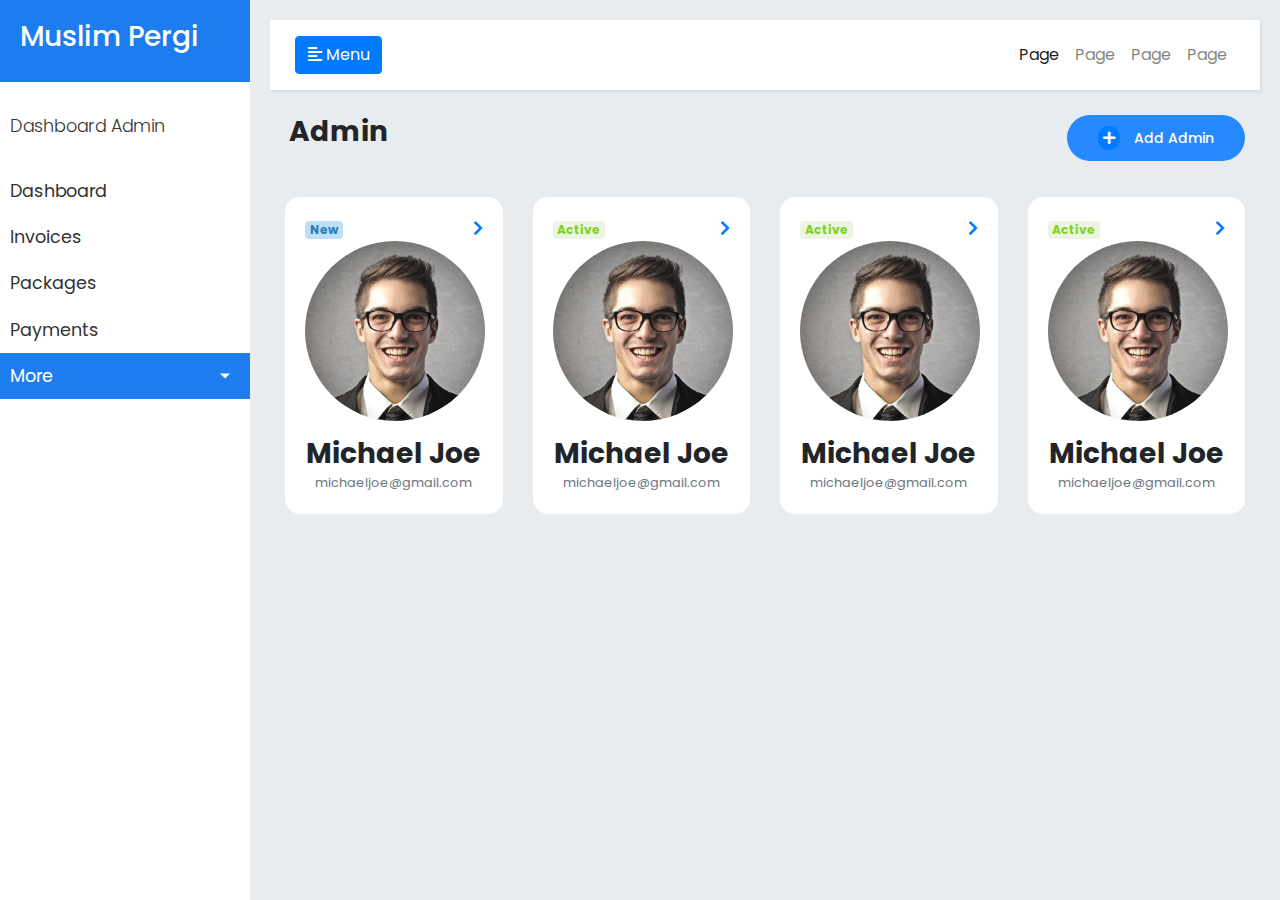
<file: admin.html>
<!DOCTYPE html>
<html>

<head>
    <meta charset="utf-8">
    <meta name="viewport" content="width=device-width, initial-scale=1.0">
    <meta http-equiv="X-UA-Compatible" content="IE=edge">

    <title>Collapsible sidebar using Bootstrap 4</title>

    <!-- Font Awesome CSS -->
    <link rel="stylesheet" href="assets/css/fontawesome.min.css">
    <link rel="stylesheet" href="assets/css/brands.min.css">
    <link rel="stylesheet" href="assets/css/solid.min.css">
    <!-- Bootstrap CSS CDN -->
    <link rel="stylesheet" href="assets/css/bootstrap-grid.min.css">
    <link rel="stylesheet" href="assets/css/bootstrap.min.css">
    <!-- Our Custom CSS -->
    <link rel="stylesheet" href="./assets/css/style.css">
</head>

<body>
    <div class="wrapper">
        <!-- Sidebar  -->
        <nav id="sidebar">
            <div class="sidebar-header">
                <h3>Muslim Pergi</h3>
            </div>

            <ul class="list-unstyled components">
                <p>Dashboard Admin</p>
                <li>
                    <a href="index.html">Dashboard</a>
                </li>
                <li>
                    <a href="invoices.html">Invoices</a>
                </li>
                <li>
                    <a href="packages.html">Packages</a>
                </li>
                <li>
                    <a href="payments.html">Payments</a>
                </li>
                <li class="active">
                    <a href="#pageSubmenu" data-toggle="collapse" aria-expanded="false" class="dropdown-toggle">More</a>
                    <ul class="collapse list-unstyled" id="pageSubmenu">
                        <li>
                            <a href="artikel.html">Artikel</a>
                        </li>
                        <li>
                            <a href="testimonial.html">Testimoni</a>
                        </li>
                        <li  class="active">
                            <a href="admin.html">Admin</a>
                        </li>
                        <li>
                            <a href="more.html">More</a>
                        </li>
                    </ul>
                </li>
            </ul>
        </nav>

        <!-- Page Content  -->
        <div id="content">

            <nav class="navbar navbar-expand-lg navbar-light bg-light">
                <div class="container-fluid">

                    <button type="button" id="sidebarCollapse" class="btn btn-primary">
                        <i class="fas fa-align-left"></i>
                        <span>Menu</span>
                    </button>
                    <button class="btn btn-dark d-inline-block d-lg-none ml-auto" type="button" data-toggle="collapse" data-target="#navbarSupportedContent" aria-controls="navbarSupportedContent" aria-expanded="false" aria-label="Toggle navigation">
                        <i class="fas fa-align-justify"></i>
                    </button>

                    <div class="collapse navbar-collapse" id="navbarSupportedContent">
                        <ul class="nav navbar-nav ml-auto">
                            <li class="nav-item active">
                                <a class="nav-link" href="#">Page</a>
                            </li>
                            <li class="nav-item">
                                <a class="nav-link" href="#">Page</a>
                            </li>
                            <li class="nav-item">
                                <a class="nav-link" href="#">Page</a>
                            </li>
                            <li class="nav-item">
                                <a class="nav-link" href="#">Page</a>
                            </li>
                        </ul>
                    </div>
                </div>
            </nav>

            <div class="container">
                <div class="row">

                    <div id="admin" class="admin container">
                        <div class="row">
                            <div class="col">
                                <div class="float-left">
                                    <h3 class="ml-1 mb-4">
                                        <strong>Admin</strong>
                                    </h3>
                                </div>
                                <div class="float-right">
                                    <button href="#" class="btn btn-admin btn-sm">
                                        <span class="fas fa-plus"></span> 
                                        <span>Add Admin</span>
                                    </button>
                                </div>
                            </div>
                        </div>
                        
                        <div class="clearfix"></div>

                        <div class="row mt-4">
                            <div class="col-sm-3">
                                <div class="card mb-4">
                                    <div class="card-body">
                                        <span class="badge blue">
                                            New
                                        </span>
                                        <div class="float-right">
                                            <a href="">
                                                <span class="fas fa-chevron-right"></span>
                                            </a>
                                        </div>
                                        <div class="bio">
                                            <img class="rounded-circle" src="./assets/img/images.jpeg" alt="bio">
                                            <h3 class="m-0 mt-3">
                                                <strong>Michael Joe</strong>
                                            </h3>
                                            <small class="text-muted">michaeljoe@gmail.com</small>
                                        </div>
                                        <a href="#" class="stretched-link"></a>
                                    </div>
                                </div>
                            </div>

                            <div class="col-sm-3">
                                <div class="card mb-4">
                                    <div class="card-body">
                                        <span class="badge green">
                                            Active
                                        </span>
                                        <div class="float-right">
                                            <a href="">
                                                <span class="fas fa-chevron-right"></span>
                                            </a>
                                        </div>
                                        <div class="bio">
                                            <img class="rounded-circle" src="./assets/img/images.jpeg" alt="bio">
                                            <h3 class="m-0 mt-3">
                                                <strong>Michael Joe</strong>
                                            </h3>
                                            <small class="text-muted">michaeljoe@gmail.com</small>
                                        </div>
                                        <a href="#" class="stretched-link"></a>
                                    </div>
                                </div>
                            </div>

                            <div class="col-sm-3">
                                <div class="card mb-4">
                                    <div class="card-body">
                                        <span class="badge green">
                                            Active
                                        </span>
                                        <div class="float-right">
                                            <a href="">
                                                <span class="fas fa-chevron-right"></span>
                                            </a>
                                        </div>
                                        <div class="bio">
                                            <img class="rounded-circle" src="./assets/img/images.jpeg" alt="bio">
                                            <h3 class="m-0 mt-3">
                                                <strong>Michael Joe</strong>
                                            </h3>
                                            <small class="text-muted">michaeljoe@gmail.com</small>
                                        </div>
                                        <a href="#" class="stretched-link"></a>
                                    </div>
                                </div>
                            </div>

                            <div class="col-sm-3">
                                <div class="card mb-4">
                                    <div class="card-body">
                                        <span class="badge green">
                                            Active
                                        </span>
                                        <div class="float-right">
                                            <a href="">
                                                <span class="fas fa-chevron-right"></span>
                                            </a>
                                        </div>
                                        <div class="bio">
                                            <img class="rounded-circle" src="./assets/img/images.jpeg" alt="bio">
                                            <h3 class="m-0 mt-3">
                                                <strong>Michael Joe</strong>
                                            </h3>
                                            <small class="text-muted">michaeljoe@gmail.com</small>
                                        </div>
                                        <a href="#" class="stretched-link"></a>
                                    </div>
                                </div>
                            </div>
                        </div>

                    </div>

                </div>
            </div>

        </div>
    </div>

    <!-- jQuery CDN - Slim version (=without AJAX) -->
    <script src="assets/js/jquery.min.js"></script>
    <!-- Popper.JS -->
    <script src="https://cdnjs.cloudflare.com/ajax/libs/popper.js/1.14.0/umd/popper.min.js"></script>
    <!-- Bootstrap JS -->
    <script src="assets/js/bootstrap.min.js"></script>
    <!-- Custom JS -->
    <script src="assets/js/main.js"></script>

    <script type="text/javascript">
        $(document).ready(function () {
            $('#sidebarCollapse').on('click', function () {
                $('#sidebar').toggleClass('active');
            });
        });
    </script>
</body>

</html>
</file>
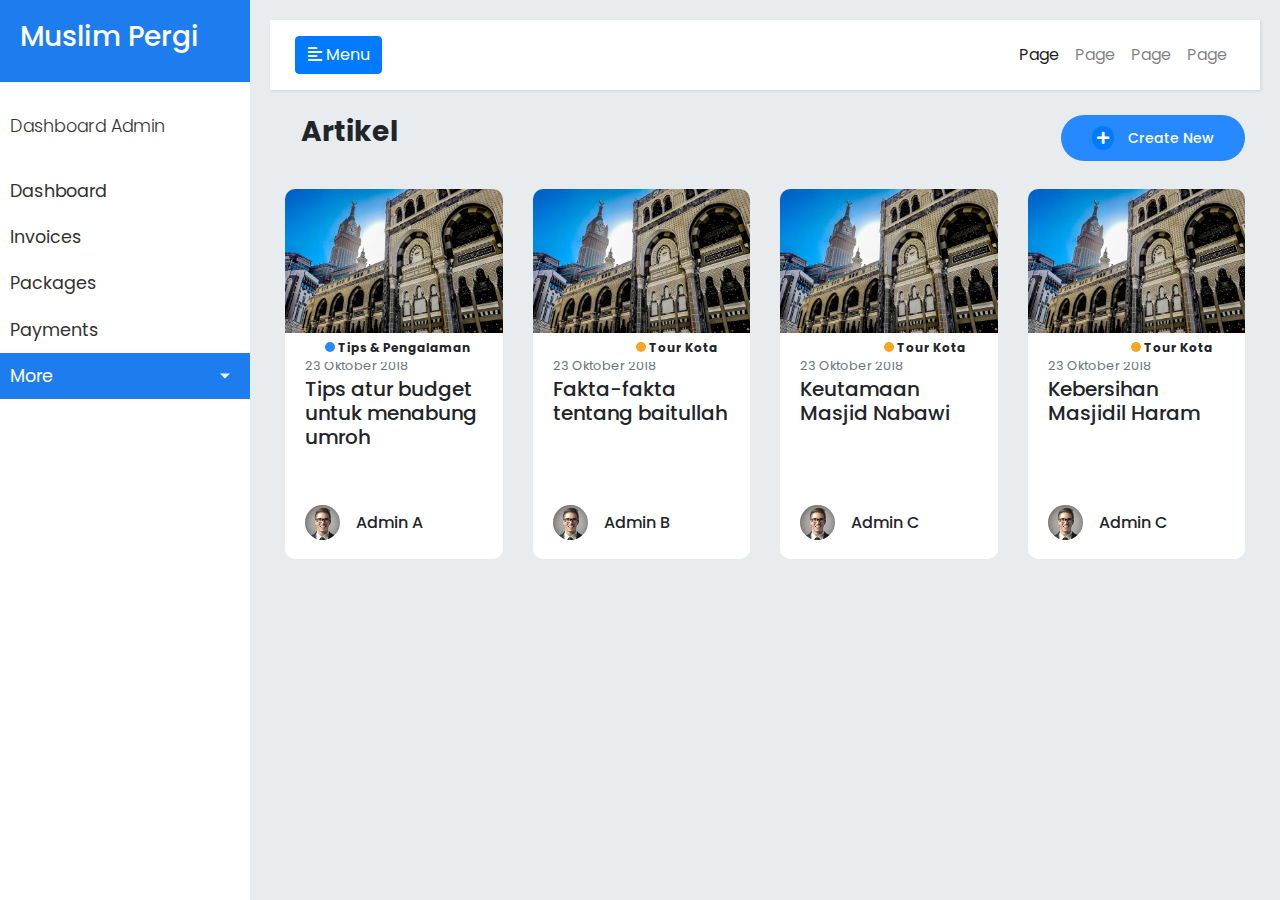
<file: artikel.html>
<!DOCTYPE html>
<html>

<head>
    <meta charset="utf-8">
    <meta name="viewport" content="width=device-width, initial-scale=1.0">
    <meta http-equiv="X-UA-Compatible" content="IE=edge">

    <title>Collapsible sidebar using Bootstrap 4</title>

    <!-- Font Awesome CSS -->
    <link rel="stylesheet" href="assets/css/fontawesome.min.css">
    <link rel="stylesheet" href="assets/css/brands.min.css">
    <link rel="stylesheet" href="assets/css/solid.min.css">
    <!-- Bootstrap CSS CDN -->
    <link rel="stylesheet" href="assets/css/bootstrap-grid.min.css">
    <link rel="stylesheet" href="assets/css/bootstrap.min.css">
    <!-- Our Custom CSS -->
    <link rel="stylesheet" href="./assets/css/style.css">
</head>

<body>
    <div class="wrapper">
        <!-- Sidebar  -->
        <nav id="sidebar">
            <div class="sidebar-header">
                <h3>Muslim Pergi</h3>
            </div>

            <ul class="list-unstyled components">
                <p>Dashboard Admin</p>
                <li>
                    <a href="index.html">Dashboard</a>
                </li>
                <li>
                    <a href="invoices.html">Invoices</a>
                </li>
                <li>
                    <a href="packages.html">Packages</a>
                </li>
                <li>
                    <a href="payments.html">Payments</a>
                </li>
                <li class="active">
                    <a href="#pageSubmenu" data-toggle="collapse" aria-expanded="false" class="dropdown-toggle">More</a>
                    <ul class="collapse list-unstyled" id="pageSubmenu">
                        <li class="active">
                            <a href="artikel.html">Artikel</a>
                        </li>
                        <li>
                            <a href="testimonial.html">Testimoni</a>
                        </li>
                        <li>
                            <a href="admin.html">Admin</a>
                        </li>
                        <li>
                            <a href="more.html">More</a>
                        </li>
                    </ul>
                </li>
            </ul>
        </nav>

        <!-- Page Content  -->
        <div id="content">

            <nav class="navbar navbar-expand-lg navbar-light bg-light">
                <div class="container-fluid">

                    <button type="button" id="sidebarCollapse" class="btn btn-primary">
                        <i class="fas fa-align-left"></i>
                        <span>Menu</span>
                    </button>
                    <button class="btn btn-dark d-inline-block d-lg-none ml-auto" type="button" data-toggle="collapse" data-target="#navbarSupportedContent" aria-controls="navbarSupportedContent" aria-expanded="false" aria-label="Toggle navigation">
                        <i class="fas fa-align-justify"></i>
                    </button>

                    <div class="collapse navbar-collapse" id="navbarSupportedContent">
                        <ul class="nav navbar-nav ml-auto">
                            <li class="nav-item active">
                                <a class="nav-link" href="#">Page</a>
                            </li>
                            <li class="nav-item">
                                <a class="nav-link" href="#">Page</a>
                            </li>
                            <li class="nav-item">
                                <a class="nav-link" href="#">Page</a>
                            </li>
                            <li class="nav-item">
                                <a class="nav-link" href="#">Page</a>
                            </li>
                        </ul>
                    </div>
                </div>
            </nav>

            <div class="artikel container mb-5">
                <div class="row">
                    <div class="col mb-3">
                        <div class="float-left">
                            <h3 class="ml-3 mb-4">
                                <strong>Artikel</strong>
                            </h3>
                        </div>
                        <div class="float-right">
                            <button href="#" class="btn btn-artikel btn-sm">
                                <span class="fas fa-plus"></span> 
                                <span>Create New</span>
                            </button>
                        </div>
                    </div>
                </div>

                <div class="row">
                    <!-- Artikel Umroh -->
                    <div class="col-sm-3">
                        <div class="card">
                            <img src="./assets/img/umroh.jpg" class="card-img-top" alt="...">
                            <strong>
                                <span class="dots dots-blue"></span> Tips & Pengalaman
                            </strong>
                            <div class="card-body">
                                <small class="text-muted">23 Oktober 2018</small>
                                <h5 class="card-title">Tips atur budget untuk menabung umroh</h5>
                                <div class="media">
                                    <img class="mr-3" src="./assets/img/images.jpeg" alt="">
                                    <h6 class="mt-2">Admin A</h6>
                                </div>
                                <a href="#" class="stretched-link"></a>
                            </div>
                        </div>
                    </div>

                    <div class="col-sm-3">
                        <div class="card">
                            <img src="./assets/img/umroh.jpg" class="card-img-top" alt="...">
                            <strong>
                                <span class="dots dots-orange"></span> Tour Kota
                            </strong>
                            <div class="card-body">
                                <small class="text-muted">23 Oktober 2018</small>
                                <h5 class="card-title">Fakta-fakta tentang baitullah</h5>
                                <div class="media">
                                    <img class="mr-3" src="./assets/img/images.jpeg" alt="">
                                    <h6 class="mt-2">Admin B</h6>
                                </div>
                                <a href="#" class="stretched-link"></a>
                            </div>
                        </div>
                    </div>

                    <div class="col-sm-3">
                        <div class="card">
                            <img src="./assets/img/umroh.jpg" class="card-img-top" alt="...">
                            <strong>
                                <span class="dots dots-orange"></span> Tour Kota
                            </strong>
                            <div class="card-body">
                                <small class="text-muted">23 Oktober 2018</small>
                                <h5 class="card-title">Keutamaan Masjid Nabawi</h5>
                                <div class="media">
                                    <img class="mr-3" src="./assets/img/images.jpeg" alt="">
                                    <h6 class="mt-2">Admin C</h6>
                                </div>
                                <a href="#" class="stretched-link"></a>
                            </div>
                        </div>
                    </div>

                    <div class="col-sm-3">
                        <div class="card">
                            <img src="./assets/img/umroh.jpg" class="card-img-top" alt="...">
                            <strong>
                                <span class="dots dots-orange"></span> Tour Kota
                            </strong>
                            <div class="card-body">
                                <small class="text-muted">23 Oktober 2018</small>
                                <h5 class="card-title">Kebersihan Masjidil Haram</h5>
                                <div class="media">
                                    <img class="mr-3" src="./assets/img/images.jpeg" alt="">
                                    <h6 class="mt-2">Admin C</h6>
                                </div>
                                <a href="#" class="stretched-link"></a>
                            </div>
                        </div>
                    </div>
                    <!-- End Artikel Umroh -->

                </div>
            </div>

        </div>
    </div>

    <!-- jQuery CDN - Slim version (=without AJAX) -->
    <script src="assets/js/jquery.min.js"></script>
    <!-- Popper.JS -->
    <script src="https://cdnjs.cloudflare.com/ajax/libs/popper.js/1.14.0/umd/popper.min.js"></script>
    <!-- Bootstrap JS -->
    <script src="assets/js/bootstrap.min.js"></script>
    <!-- Custom JS -->
    <script src="assets/js/main.js"></script>

    <script type="text/javascript">
        $(document).ready(function () {
            $('#sidebarCollapse').on('click', function () {
                $('#sidebar').toggleClass('active');
            });
        });
    </script>
</body>

</html>
</file>
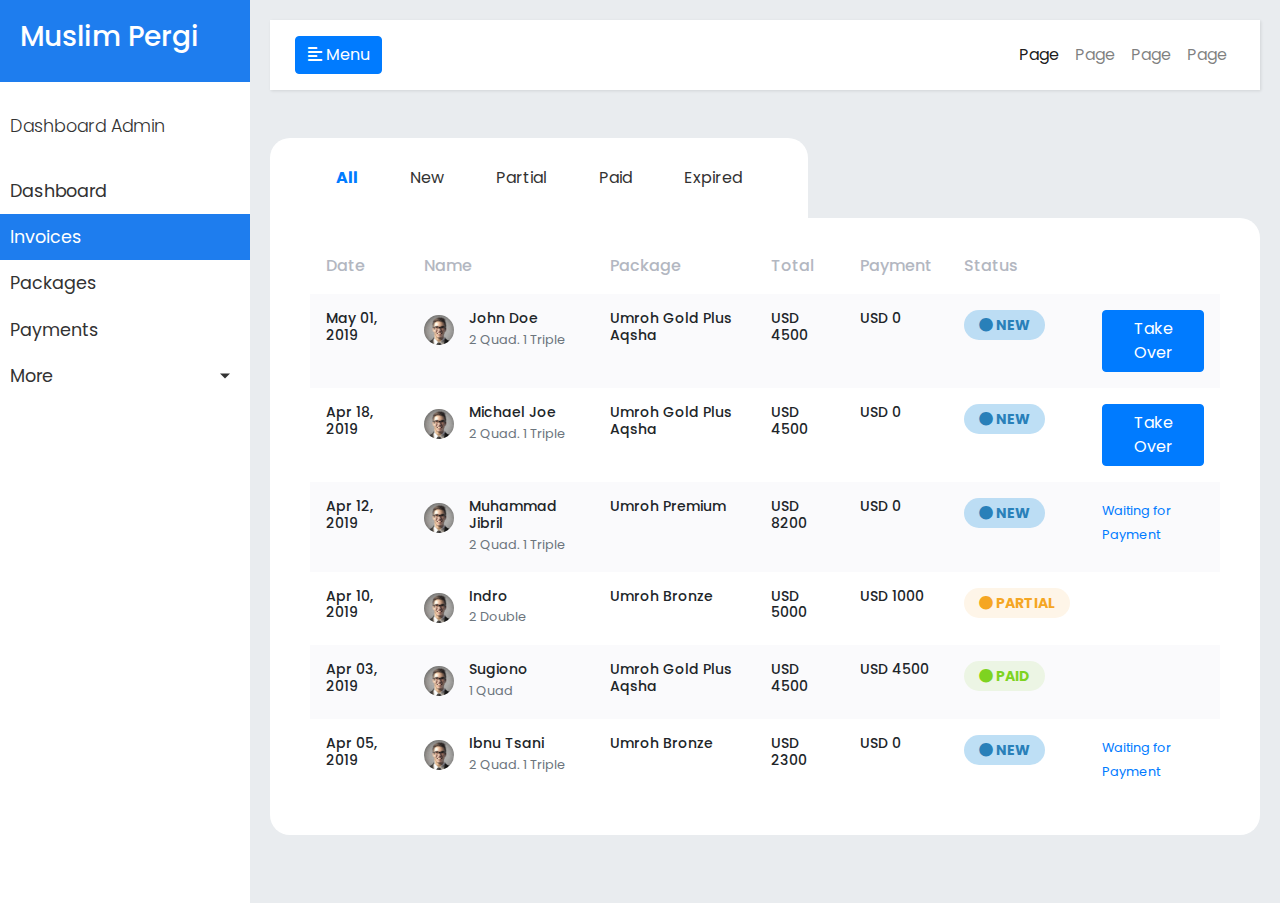
<file: invoices.html>
<!DOCTYPE html>
<html>

<head>
    <meta charset="utf-8">
    <meta name="viewport" content="width=device-width, initial-scale=1.0">
    <meta http-equiv="X-UA-Compatible" content="IE=edge">

    <title>Collapsible sidebar using Bootstrap 4</title>

    <!-- Font Awesome CSS -->
    <link rel="stylesheet" href="assets/css/fontawesome.min.css">
    <link rel="stylesheet" href="assets/css/brands.min.css">
    <link rel="stylesheet" href="assets/css/solid.min.css">
    <!-- Bootstrap CSS CDN -->
    <link rel="stylesheet" href="assets/css/bootstrap-grid.min.css">
    <link rel="stylesheet" href="assets/css/bootstrap.min.css">
    <!-- Our Custom CSS -->
    <link rel="stylesheet" href="./assets/css/style.css">

</head>

<body>
    <div class="wrapper">
        <!-- Sidebar  -->
        <nav id="sidebar">
            <div class="sidebar-header">
                <h3>Muslim Pergi</h3>
            </div>

            <ul class="list-unstyled components">
                <p>Dashboard Admin</p>
                <li>
                    <a href="index.html">Dashboard</a>
                </li>
                <li class="active">
                    <a href="invoices.html">Invoices</a>
                </li>
                <li>
                    <a href="packages.html">Packages</a>
                </li>
                <li>
                    <a href="payments.html">Payments</a>
                </li>
                <li>
                    <a href="#pageSubmenu" data-toggle="collapse" aria-expanded="false" class="dropdown-toggle">More</a>
                    <ul class="collapse list-unstyled" id="pageSubmenu">
                        <li>
                            <a href="artikel.html">Artikel</a>
                        </li>
                        <li>
                            <a href="testimonial.html">Testimoni</a>
                        </li>
                        <li>
                            <a href="admin.html">Admin</a>
                        </li>
                        <li>
                            <a href="more.html">More</a>
                        </li>
                    </ul>
                </li>
            </ul>
        </nav>

        <!-- Page Content  -->
        <div id="content">

            <nav class="navbar navbar-expand-lg navbar-light bg-light">
                <div class="container-fluid">

                    <button type="button" id="sidebarCollapse" class="btn btn-primary">
                        <i class="fas fa-align-left"></i>
                        <span>Menu</span>
                    </button>
                    <button class="btn btn-dark d-inline-block d-lg-none ml-auto" type="button" data-toggle="collapse" data-target="#navbarSupportedContent" aria-controls="navbarSupportedContent" aria-expanded="false" aria-label="Toggle navigation">
                        <i class="fas fa-align-justify"></i>
                    </button>

                    <div class="collapse navbar-collapse" id="navbarSupportedContent">
                        <ul class="nav navbar-nav ml-auto">
                            <li class="nav-item active">
                                <a class="nav-link" href="#">Page</a>
                            </li>
                            <li class="nav-item">
                                <a class="nav-link" href="#">Page</a>
                            </li>
                            <li class="nav-item">
                                <a class="nav-link" href="#">Page</a>
                            </li>
                            <li class="nav-item">
                                <a class="nav-link" href="#">Page</a>
                            </li>
                        </ul>
                    </div>
                </div>
            </nav>

            <div class="new-invoices container my-5">
            
                <div class="row">
                    <ul class="nav nav-pills" id="pills-tab" role="tablist">
                        <li class="nav-item">
                            <a class="nav-link active" id="pills-all-tab" data-toggle="pill" href="#pills-all" role="tab" aria-controls="pills-home" aria-selected="true">All</a>
                        </li>
                        <li class="nav-item">
                            <a class="nav-link" id="pills-new-tab" data-toggle="pill" href="#pills-new" role="tab" aria-controls="pills-new" aria-selected="false">New</a>
                        </li>
                        <li class="nav-item">
                            <a class="nav-link" id="pills-partial-tab" data-toggle="pill" href="#pills-partial" role="tab" aria-controls="pills-partial" aria-selected="false">Partial</a>
                        </li>
                        <li class="nav-item">
                            <a class="nav-link" id="pills-paid-tab" data-toggle="pill" href="#pills-paid" role="tab" aria-controls="pills-paid" aria-selected="false">Paid</a>
                        </li>
                        <li class="nav-item">
                            <a class="nav-link" id="pills-expired-tab" data-toggle="pill" href="#pills-expired" role="tab" aria-controls="pills-expired" aria-selected="false">Expired</a>
                        </li>
                    </ul>
                </div>
                
                <div class="tab-content" id="pills-tabContent">
    
                    <!-- ALL -->
                    <div class="tab-pane fade show active" id="pills-all" role="tabpanel" aria-labelledby="pills-all-tab">
                        <div class="row">
                            <div class="table-responsive">
                                <table class="table table-striped table-borderless">
                                    <thead>
                                        <tr>
                                            <th scope="col">Date</th>
                                            <th scope="col">Name</th>
                                            <th scope="col">Package</th>
                                            <th scope="col">Total</th>
                                            <th scope="col">Payment</th>
                                            <th scope="col">Status</th>
                                            <th scope="col"></th>
                                        </tr>
                                    </thead>
                                    <tbody>
    
                                        <!-- Invoices -->
                                        <tr>
                                            <th scope="row">
                                                <h6>May 01, 2019</h6>
                                            </th>
                                            <td>
                                                <div class="media">
                                                    <img src="./assets/img/images.jpeg" class="avatar" alt="Responsive Image">
                                                    <div class="media-body">
                                                        <h6 class="m-0">John Doe</h6>
                                                        <small class="text-muted">2 Quad. 1 Triple</small>
                                                    </div>
                                                </div>
                                            </td>
                                            <td>
                                                <h6>Umroh Gold Plus Aqsha</h6>
                                            </td>
                                            <td>
                                                <h6>USD 4500</h6>
                                            </td>
                                            <td>
                                                <h6>USD 0</h6>
                                            </td>
                                            <td>
                                                <span class="badge badge-secondary blue">
                                                    <span class="fas fa-circle"></span> <span>NEW</span>
                                                </span>
                                            </td>
                                            <td>
                                                <a class="btn btn-primary" href="user_invoice.html" role="button">
                                                    Take Over
                                                </a>
                                            </td>
                                        </tr>
                                        <!-- End Invoices -->
    
                                        <!-- Invoices -->
                                        <tr>
                                            <th scope="row">
                                                <h6>Apr 18, 2019</h6>
                                            </th>
                                            <td>
                                                <div class="media">
                                                    <img src="./assets/img/images.jpeg" class="avatar" alt="Responsive Image">
                                                    <div class="media-body">
                                                        <h6 class="m-0">Michael Joe</h6>
                                                        <small class="text-muted">2 Quad. 1 Triple</small>
                                                    </div>
                                                </div>
                                            </td>
                                            <td>
                                                <h6>Umroh Gold Plus Aqsha</h6>
                                            </td>
                                            <td>
                                                <h6>USD 4500</h6>
                                            </td>
                                            <td>
                                                <h6>USD 0</h6>
                                            </td>
                                            <td>
                                                <span class="badge badge-secondary blue">
                                                    <span class="fas fa-circle"></span> <span>NEW</span>
                                                </span>
                                            </td>
                                            <td>
                                                <a class="btn btn-primary" href="user_invoice.html" role="button">
                                                    Take Over
                                                </a>
                                            </td>
                                        </tr>
                                        <!-- End Invoices -->
    
                                        <!-- Invoices -->
                                        <tr>
                                            <th scope="row">
                                                <h6>Apr 12, 2019</h6>
                                            </th>
                                            <td>
                                                <div class="media">
                                                    <img src="./assets/img/images.jpeg" class="avatar" alt="Responsive Image">
                                                    <div class="media-body">
                                                        <h6 class="m-0">Muhammad Jibril</h6>
                                                        <small class="text-muted">2 Quad. 1 Triple</small>
                                                    </div>
                                                </div>
                                            </td>
                                            <td>
                                                <h6>Umroh Premium</h6>
                                            </td>
                                            <td>
                                                <h6>USD 8200</h6>
                                            </td>
                                            <td>
                                                <h6>USD 0</h6>
                                            </td>
                                            <td>
                                                <span class="badge badge-secondary blue">
                                                    <span class="fas fa-circle"></span> <span>NEW</span>
                                                </span>
                                            </td>
                                            <td>
                                                <small class="notif-pending">Waiting for Payment</small>
                                            </td>
                                        </tr>
                                        <!-- End Invoices -->
    
                                        <!-- Invoices -->
                                        <tr>
                                            <th scope="row">
                                                <h6>Apr 10, 2019</h6>
                                            </th>
                                            <td>
                                                <div class="media">
                                                    <img src="./assets/img/images.jpeg" class="avatar" alt="Responsive Image">
                                                    <div class="media-body">
                                                        <h6 class="m-0">Indro</h6>
                                                        <small class="text-muted">2 Double</small>
                                                    </div>
                                                </div>
                                            </td>
                                            <td>
                                                <h6>Umroh Bronze</h6>
                                            </td>
                                            <td>
                                                <h6>USD 5000</h6>
                                            </td>
                                            <td>
                                                <h6>USD 1000</h6>
                                            </td>
                                            <td>
                                                <span class="badge badge-secondary orange">
                                                    <span class="fas fa-circle "></span> <span>PARTIAL</span>
                                                </span>
                                            </td>
                                            <td>
                                                <!-- <a class="btn btn-primary" href="user_invoice.html" role="button">
                                                    Take Over
                                                </a> -->
                                            </td>
                                        </tr>
                                        <!-- End Invoices -->
    
                                        <!-- Invoices -->
                                        <tr>
                                            <th scope="row">
                                                <h6>Apr 03, 2019</h6>
                                            </th>
                                            <td>
                                                <div class="media">
                                                    <img src="./assets/img/images.jpeg" class="avatar" alt="Responsive Image">
                                                    <div class="media-body">
                                                        <h6 class="m-0">Sugiono</h6>
                                                        <small class="text-muted">1 Quad</small>
                                                    </div>
                                                </div>
                                            </td>
                                            <td>
                                                <h6>Umroh Gold Plus Aqsha</h6>
                                            </td>
                                            <td>
                                                <h6>USD 4500</h6>
                                            </td>
                                            <td>
                                                <h6>USD 4500</h6>
                                            </td>
                                            <td>
                                                <span class="badge badge-secondary green">
                                                    <span class="fas fa-circle"></span> <span>PAID</span>
                                                </span>
                                            </td>
                                            <td>
                                                <!-- <small class="notif-pending">Waiting for Payment</small> -->
                                            </td>
                                        </tr>
                                        <!-- End Invoices -->
    
                                        <!-- Invoices -->
                                        <tr>
                                            <th scope="row">
                                                <h6>Apr 05, 2019</h6>
                                            </th>
                                            <td>
                                                <div class="media">
                                                    <img src="./assets/img/images.jpeg" class="avatar" alt="Responsive Image">
                                                    <div class="media-body">
                                                        <h6 class="m-0">Ibnu Tsani</h6>
                                                        <small class="text-muted">2 Quad. 1 Triple</small>
                                                    </div>
                                                </div>
                                            </td>
                                            <td>
                                                <h6>Umroh Bronze</h6>
                                            </td>
                                            <td>
                                                <h6>USD 2300</h6>
                                            </td>
                                            <td>
                                                <h6>USD 0</h6>
                                            </td>
                                            <td>
                                                <span class="badge badge-secondary blue">
                                                    <span class="fas fa-circle"></span> <span>NEW</span>
                                                </span>
                                            </td>
                                            <td>
                                                <small class="notif-pending">Waiting for Payment</small>
                                            </td>
                                        </tr>
                                        <!-- End Invoices -->
                                    </tbody>
                                </table>
                            </div>
                        </div>
                    </div>
                    <!-- End All -->
    
                    <!-- New -->
                    <div class="tab-pane fade" id="pills-new" role="tabpanel" aria-labelledby="pills-new-tab">
                        <div class="row">
                            <div class="table-responsive">
                                <table class="table table-striped table-borderless">
                                    <thead>
                                        <tr>
                                            <th scope="col">Date</th>
                                            <th scope="col">Name</th>
                                            <th scope="col">Package</th>
                                            <th scope="col">Total</th>
                                            <th scope="col">Payment</th>
                                            <th scope="col">Status</th>
                                            <th scope="col"></th>
                                        </tr>
                                    </thead>
                                    <tbody>
    
                                        <!-- Invoices -->
                                        <tr>
                                            <th scope="row">
                                                <h6>May 01, 2019</h6>
                                            </th>
                                            <td>
                                                <div class="media">
                                                    <img src="./assets/img/images.jpeg" class="avatar" alt="Responsive Image">
                                                    <div class="media-body">
                                                        <h6 class="m-0">John Doe</h6>
                                                        <small class="text-muted">2 Quad. 1 Triple</small>
                                                    </div>
                                                </div>
                                            </td>
                                            <td>
                                                <h6>Umroh Gold Plus Aqsha</h6>
                                            </td>
                                            <td>
                                                <h6>USD 4500</h6>
                                            </td>
                                            <td>
                                                <h6>USD 0</h6>
                                            </td>
                                            <td>
                                                <span class="badge badge-secondary blue">
                                                    <span class="fas fa-circle"></span> <span>NEW</span>
                                                </span>
                                            </td>
                                            <td>
                                                <a class="btn btn-primary" href="user_invoice.html" role="button">
                                                    Take Over
                                                </a>
                                            </td>
                                        </tr>
                                        <!-- End Invoices -->
    
                                        <!-- Invoices -->
                                        <tr>
                                            <th scope="row">
                                                <h6>Apr 18, 2019</h6>
                                            </th>
                                            <td>
                                                <div class="media">
                                                    <img src="./assets/img/images.jpeg" class="avatar" alt="Responsive Image">
                                                    <div class="media-body">
                                                        <h6 class="m-0">Michael Joe</h6>
                                                        <small class="text-muted">2 Quad. 1 Triple</small>
                                                    </div>
                                                </div>
                                            </td>
                                            <td>
                                                <h6>Umroh Gold Plus Aqsha</h6>
                                            </td>
                                            <td>
                                                <h6>USD 4500</h6>
                                            </td>
                                            <td>
                                                <h6>USD 0</h6>
                                            </td>
                                            <td>
                                                <span class="badge badge-secondary blue">
                                                    <span class="fas fa-circle"></span> <span>NEW</span>
                                                </span>
                                            </td>
                                            <td>
                                                <a class="btn btn-primary" href="user_invoice.html" role="button">
                                                    Take Over
                                                </a>
                                            </td>
                                        </tr>
                                        <!-- End Invoices -->
    
                                        <!-- Invoices -->
                                        <tr>
                                            <th scope="row">
                                                <h6>Apr 12, 2019</h6>
                                            </th>
                                            <td>
                                                <div class="media">
                                                    <img src="./assets/img/images.jpeg" class="avatar" alt="Responsive Image">
                                                    <div class="media-body">
                                                        <h6 class="m-0">Muhammad Jibril</h6>
                                                        <small class="text-muted">2 Quad. 1 Triple</small>
                                                    </div>
                                                </div>
                                            </td>
                                            <td>
                                                <h6>Umroh Premium</h6>
                                            </td>
                                            <td>
                                                <h6>USD 8200</h6>
                                            </td>
                                            <td>
                                                <h6>USD 0</h6>
                                            </td>
                                            <td>
                                                <span class="badge badge-secondary blue">
                                                    <span class="fas fa-circle"></span> <span>NEW</span>
                                                </span>
                                            </td>
                                            <td>
                                                <small class="notif-pending">Waiting for Payment</small>
                                            </td>
                                        </tr>
                                        <!-- End Invoices -->
    
                                        <!-- Invoices -->
                                        <tr>
                                            <th scope="row">
                                                <h6>Apr 05, 2019</h6>
                                            </th>
                                            <td>
                                                <div class="media">
                                                    <img src="./assets/img/images.jpeg" class="avatar" alt="Responsive Image">
                                                    <div class="media-body">
                                                        <h6 class="m-0">Ibnu Tsani</h6>
                                                        <small class="text-muted">2 Quad. 1 Triple</small>
                                                    </div>
                                                </div>
                                            </td>
                                            <td>
                                                <h6>Umroh Bronze</h6>
                                            </td>
                                            <td>
                                                <h6>USD 2300</h6>
                                            </td>
                                            <td>
                                                <h6>USD 0</h6>
                                            </td>
                                            <td>
                                                <span class="badge badge-secondary blue">
                                                    <span class="fas fa-circle"></span> <span>NEW</span>
                                                </span>
                                            </td>
                                            <td>
                                                <small class="notif-pending">Waiting for Payment</small>
                                            </td>
                                        </tr>
                                        <!-- End Invoices -->
                                    </tbody>
                                </table>
                            </div>
                        </div>
                    </div>
                    <!-- End New -->
    
                    <!-- Partial -->
                    <div class="tab-pane fade" id="pills-partial" role="tabpanel" aria-labelledby="pills-partial-tab">
                        <div class="row">
                            <div class="table-responsive">
                                <table class="table table-striped table-borderless">
                                    <thead>
                                        <tr>
                                            <th scope="col">Date</th>
                                            <th scope="col">Name</th>
                                            <th scope="col">Package</th>
                                            <th scope="col">Total</th>
                                            <th scope="col">Payment</th>
                                            <th scope="col">Status</th>
                                            <th scope="col"></th>
                                        </tr>
                                    </thead>
                                    <tbody>
                                        
                                        <!-- Invoices -->
                                        <tr>
                                            <th scope="row">
                                                <h6>Apr 10, 2019</h6>
                                            </th>
                                            <td>
                                                <div class="media">
                                                    <img src="./assets/img/images.jpeg" class="avatar" alt="Responsive Image">
                                                    <div class="media-body">
                                                        <h6 class="m-0">Indro</h6>
                                                        <small class="text-muted">2 Double</small>
                                                    </div>
                                                </div>
                                            </td>
                                            <td>
                                                <h6>Umroh Bronze</h6>
                                            </td>
                                            <td>
                                                <h6>USD 5000</h6>
                                            </td>
                                            <td>
                                                <h6>USD 1000</h6>
                                            </td>
                                            <td>
                                                <span class="badge badge-secondary orange">
                                                    <span class="fas fa-circle "></span> <span>PARTIAL</span>
                                                </span>
                                            </td>
                                            <td>
                                                <!-- <a class="btn btn-primary" href="user_invoice.html" role="button">
                                                    Take Over
                                                </a> -->
                                            </td>
                                        </tr>
                                        <!-- End Invoices -->
                                        
                                    </tbody>
                                </table>
                            </div>
                        </div> 
                    </div>
                    <!-- End Partial -->
    
                    <!-- Paid -->
                    <div class="tab-pane fade" id="pills-paid" role="tabpanel" aria-labelledby="pills-paid-tab">
                        <div class="row">
                            <div class="table-responsive">
                                <table class="table table-striped table-borderless">
                                    <thead>
                                        <tr>
                                            <th scope="col">Date</th>
                                            <th scope="col">Name</th>
                                            <th scope="col">Package</th>
                                            <th scope="col">Total</th>
                                            <th scope="col">Payment</th>
                                            <th scope="col">Status</th>
                                            <th scope="col"></th>
                                        </tr>
                                    </thead>
                                    <tbody>
                                        <!-- Invoices -->
                                        <tr>
                                            <th scope="row">
                                                <h6>Apr 03, 2019</h6>
                                            </th>
                                            <td>
                                                <div class="media">
                                                    <img src="./assets/img/images.jpeg" class="avatar" alt="Responsive Image">
                                                    <div class="media-body">
                                                        <h6 class="m-0">Sugiono</h6>
                                                        <small class="text-muted">1 Quad</small>
                                                    </div>
                                                </div>
                                            </td>
                                            <td>
                                                <h6>Umroh Gold Plus Aqsha</h6>
                                            </td>
                                            <td>
                                                <h6>USD 4500</h6>
                                            </td>
                                            <td>
                                                <h6>USD 4500</h6>
                                            </td>
                                            <td>
                                                <span class="badge badge-secondary green">
                                                    <span class="fas fa-circle"></span> <span>PAID</span>
                                                </span>
                                            </td>
                                            <td>
                                                <!-- <small class="notif-pending">Waiting for Payment</small> -->
                                            </td>
                                        </tr>
                                        <!-- End Invoices -->
    
                                    </tbody>
                                </table>
                            </div>
                        </div> 
                    </div>
                    <!-- End Paid -->
    
                    <!-- Expired -->
                    <div class="tab-pane fade" id="pills-expired" role="tabpanel" aria-labelledby="pills-expired-tab">
                        <div class="row">
                            <div class="table-responsive">
                                <table class="table table-striped table-borderless">
                                    <thead>
                                        <tr>
                                            <th scope="col">Date</th>
                                            <th scope="col">Name</th>
                                            <th scope="col">Package</th>
                                            <th scope="col">Total</th>
                                            <th scope="col">Payment</th>
                                            <th scope="col">Status</th>
                                            <th scope="col"></th>
                                        </tr>
                                    </thead>
                                    <tbody>
                                        <!-- Invoices -->
                                        <tr>
                                            <th scope="row">
                                                <h6>May 01, 2019</h6>
                                            </th>
                                            <td>
                                                <div class="media">
                                                    <img src="./assets/img/images.jpeg" class="avatar" alt="Responsive Image">
                                                    <div class="media-body">
                                                        <h6 class="m-0">Sugiono</h6>
                                                        <small class="text-muted">1 Quad</small>
                                                    </div>
                                                </div>
                                            </td>
                                            <td>
                                                <h6>Umroh Gold Plus Aqsha</h6>
                                            </td>
                                            <td>
                                                <h6>USD 4500</h6>
                                            </td>
                                            <td>
                                                <h6>USD 0</h6>
                                            </td>
                                            <td>
                                                <span class="badge badge-secondary red">
                                                    <span class="fas fa-circle"></span> <span>EXPIRED</span>
                                                </span>
                                            </td>
                                            <td>
                                                <!-- <small class="notif-pending">Waiting for Payment</small> -->
                                            </td>
                                        </tr>
                                        <!-- End Invoices -->
    
                                    </tbody>
                                </table>
                            </div>
                        </div>  
                    </div>
                </div> 
            </div>
            
        </div>
    </div>

    <!-- jQuery CDN - Slim version (=without AJAX) -->
    <script src="assets/js/jquery.min.js"></script>
    <!-- Popper.JS -->
    <script src="https://cdnjs.cloudflare.com/ajax/libs/popper.js/1.14.0/umd/popper.min.js"></script>
    <!-- Bootstrap JS -->
    <script src="assets/js/bootstrap.min.js"></script>
    <!-- Custom JS -->
    <script src="assets/js/main.js"></script>

    <script type="text/javascript">
        $(document).ready(function () {
            $('#sidebarCollapse').on('click', function () {
                $('#sidebar').toggleClass('active');
            });
        });
    </script>
</body>

</html>
</file>
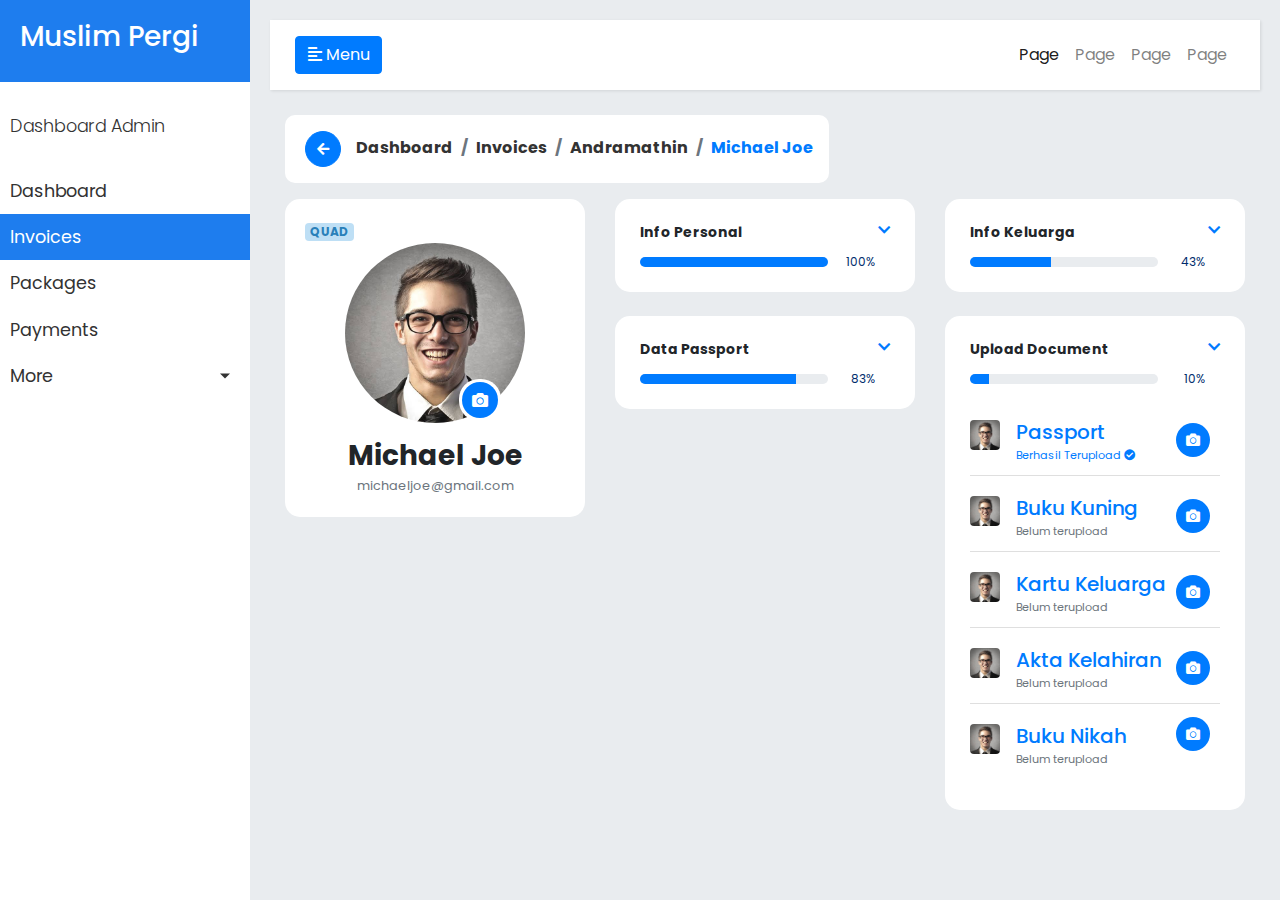
<file: jamaah_invoice.html>
<!DOCTYPE html>
<html>

<head>
    <meta charset="utf-8">
    <meta name="viewport" content="width=device-width, initial-scale=1.0">
    <meta http-equiv="X-UA-Compatible" content="IE=edge">

    <title>Collapsible sidebar using Bootstrap 4</title>

    <!-- Font Awesome CSS -->
    <link rel="stylesheet" href="assets/css/fontawesome.min.css">
    <link rel="stylesheet" href="assets/css/brands.min.css">
    <link rel="stylesheet" href="assets/css/solid.min.css">
    <!-- Bootstrap CSS CDN -->
    <link rel="stylesheet" href="assets/css/bootstrap-grid.min.css">
    <link rel="stylesheet" href="assets/css/bootstrap.min.css">
    <!-- Our Custom CSS -->
    <link rel="stylesheet" href="./assets/css/style.css">
</head>

<body>
    <div class="wrapper">
        <!-- Sidebar  -->
        <nav id="sidebar">
            <div class="sidebar-header">
                <h3>Muslim Pergi</h3>
            </div>

            <ul class="list-unstyled components">
                <p>Dashboard Admin</p>
                <li>
                    <a href="index.html">Dashboard</a>
                </li>
                <li class="active">
                    <a href="invoices.html">Invoices</a>
                </li>
                <li>
                    <a href="packages.html">Packages</a>
                </li>
                <li>
                    <a href="payments.html">Payments</a>
                </li>
                <li>
                    <a href="#pageSubmenu" data-toggle="collapse" aria-expanded="false" class="dropdown-toggle">More</a>
                    <ul class="collapse list-unstyled" id="pageSubmenu">
                        <li>
                            <a href="artikel.html">Artikel</a>
                        </li>
                        <li>
                            <a href="testimonial.html">Testimoni</a>
                        </li>
                        <li>
                            <a href="admin.html">Admin</a>
                        </li>
                        <li>
                            <a href="more.html">More</a>
                        </li>
                    </ul>
                </li>
            </ul>
        </nav>

        <!-- Page Content  -->
        <div id="content">

            <nav class="navbar navbar-expand-lg navbar-light bg-light">
                <div class="container-fluid">

                    <button type="button" id="sidebarCollapse" class="btn btn-primary">
                        <i class="fas fa-align-left"></i>
                        <span>Menu</span>
                    </button>
                    <button class="btn btn-dark d-inline-block d-lg-none ml-auto" type="button" data-toggle="collapse" data-target="#navbarSupportedContent" aria-controls="navbarSupportedContent" aria-expanded="false" aria-label="Toggle navigation">
                        <i class="fas fa-align-justify"></i>
                    </button>

                    <div class="collapse navbar-collapse" id="navbarSupportedContent">
                        <ul class="nav navbar-nav ml-auto">
                            <li class="nav-item active">
                                <a class="nav-link" href="#">Page</a>
                            </li>
                            <li class="nav-item">
                                <a class="nav-link" href="#">Page</a>
                            </li>
                            <li class="nav-item">
                                <a class="nav-link" href="#">Page</a>
                            </li>
                            <li class="nav-item">
                                <a class="nav-link" href="#">Page</a>
                            </li>
                        </ul>
                    </div>
                </div>
            </nav>

            <div id="jamaah_invoice" class="container">
                <div class="row">
                    <div class="col-auto">
                        <nav aria-label="breadcrumb" class=" address_page">
                            <ol class="breadcrumb">
                                <a href="user_invoice.html" class="btn btn-primary circle m-1">
                                    <i class="fas fa-arrow-left"></i>
                                </a>
                                <li class="breadcrumb-item"><a href="#">Dashboard</a></li>
                                <li class="breadcrumb-item"><a href="#">Invoices</a></li>
                                <li class="breadcrumb-item"><a href="#">Andramathin</a></li>
                                <li class="breadcrumb-item active" aria-current="page">Michael Joe</li>
                            </ol>
                        </nav>
                    </div>
                </div>
    
                <div class="row">
                    <div class="col-sm-4">
                        <div class="card mb-4">
                            <div class="card-body">
                                <span class="badge blue">
                                    QUAD
                                </span>
                                <div class="bio">
                                    <img class="rounded-circle" src="./assets/img/images.jpeg" alt="bio">
                                    <a href="">
                                        <span>
                                            <i class="fas fa-camera"></i>
                                        </span>
                                    </a>
                                    <h3 class="m-0 mt-3">
                                        <strong>Michael Joe</strong>
                                    </h3>
                                    <small class="text-muted">michaeljoe@gmail.com</small>
                                </div>
                            </div>
                        </div>
                    </div>
    
                    <div class="col-sm-4">
                        <!-- Info Personal -->
                        <div class="card mb-4">
                            <div class="panel-group" id="accordion">
                                <!-- First Panel -->
                                <div class="panel panel-default">
                                    <div class="panel-heading">
                                        <h4 class="panel-title pb-2" data-toggle="collapse" data-target="#collapseOne">
                                            Info Personal
                                        </h4>
                                        <div class="progress w-75">
                                            <div class="progress-bar" role="progressbar" aria-valuenow="100" aria-valuemin="0" aria-valuemax="100" style="width: 100%;"><span>100%</span>
                                            </div>
                                        </div>
                                    </div>
                                    <div id="collapseOne" class="panel-collapse collapse">
                                        <div class="panel-body my-3">
                                            Anim pariatur cliche reprehenderit, 
                                            enim eiusmod high life accusamus terry richardson ad squid.
                                        </div>
                                    </div>
                                </div>
                            </div>
                        </div>
                        <!-- End Info Personal -->
    
                        <!-- Data Passport -->
                        <div class="card mb-4">
                            <div class="panel-group" id="accordion">
                                <div class="panel panel-default">
                                    <div class="panel-heading">
                                        <h4 class="panel-title pb-2" data-toggle="collapse" data-target="#collapseTwo">
                                            Data Passport
                                        </h4>
                                        <div class="progress w-75">
                                            <div class="progress-bar" role="progressbar" aria-valuenow="83" aria-valuemin="0" aria-valuemax="100" style="width: 83%;"><span>83%</span>
                                            </div>
                                        </div>
                                    </div>
                                    <div id="collapseTwo" class="panel-collapse collapse">
                                        <div class="panel-body my-3">
                                            Anim pariatur cliche reprehenderit, 
                                            enim eiusmod high life accusamus terry richardson ad squid.
                                        </div>
                                    </div>
                                </div>
                            </div>
                        </div>
                        <!-- End Data Passport -->
    
                    </div>
    
                    <div class="col-sm-4">
                        <!-- Info Keluarga -->
                        <div class="card mb-4">
                            <div class="panel-group" id="accordion">
                                <div class="panel panel-default">
                                    <div class="panel-heading">
                                        <h4 class="panel-title pb-2" data-toggle="collapse" data-target="#collapseThree">
                                            Info Keluarga
                                        </h4>
                                        <div class="progress w-75">
                                            <div class="progress-bar" role="progressbar" aria-valuenow="43" aria-valuemin="0" aria-valuemax="100" style="width: 43%;"><span>43%</span>
                                            </div>
                                        </div>
                                    </div>
                                    <div id="collapseThree" class="panel-collapse collapse">
                                        <div class="panel-body my-3">
                                            Anim pariatur cliche reprehenderit, 
                                            enim eiusmod high life accusamus terry richardson ad squid.
                                        </div>
                                    </div>
                                </div>
                            </div>
                        </div>
                        <!-- End Info Keluarga -->
    
                        <!-- Upload Document -->
                        <div class="card mb-4">
                            <div class="panel-group" id="accordion">
                                <div class="panel panel-default">
                                    <div class="panel-heading">
                                        <h4 class="panel-title pb-2" data-toggle="collapse" data-target="#collapseFour">
                                            Upload Document
                                        </h4>
                                        <div class="progress w-75">
                                            <div class="progress-bar" role="progressbar" aria-valuenow="10" aria-valuemin="0" aria-valuemax="100" style="width: 10%;"><span>10%</span>
                                            </div>
                                        </div>
                                    </div>
                                    <div id="collapseFour" class="panel-collapse collapse show">
                                        <div class="panel-body my-3">
    
                                            <ul class="list-unstyled list-group list-group-flush">
                                                <li class="document list-group-item">
                                                    <div class="media">
                                                        <img src="assets/img/images.jpeg" class="align-self-start mr-3 rounded" alt="profile jama'ah">
                                                        <div class="media-body">
                                                            <h5 class="m-0">Passport</h5>
                                                            <a href="">
                                                                <i class="fas fa-camera"></i>
                                                            </a>
                                                            <span>
                                                                <small>Berhasil Terupload <i class="fas fa-check-circle"></i></small>
                                                            </span>
                                                        </div>
                                                    </div>
    
                                                </li>
                
                                                <li class="document list-group-item">
                                                    <div class="media">
                                                        <img src="assets/img/images.jpeg" class="align-self-start mr-3 rounded" alt="profile jama'ah">
                                                        <div class="media-body">
                                                            <h5 class="m-0">Buku Kuning</h5>
                                                            <a href="">
                                                                <i class="fas fa-camera"></i>
                                                            </a>
                                                            <span class="text-muted">
                                                                <small>Belum terupload</small>
                                                            </span>
                                                        </div>
                                                    </div>
                                                </li>
    
                                                <li class="document list-group-item">
                                                    <div class="media">
                                                        <img src="assets/img/images.jpeg" class="align-self-start mr-3 rounded" alt="profile jama'ah">
                                                        <div class="media-body">
                                                            <h5 class="m-0">Kartu Keluarga</h5>
                                                            <a href="">
                                                                <i class="fas fa-camera"></i>
                                                            </a>
                                                            <span class="text-muted">
                                                                <small>Belum terupload</small>
                                                            </span>
                                                        </div>
                                                    </div>
                                                </li>
    
                                                <li class="document list-group-item">
                                                    <div class="media">
                                                        <img src="assets/img/images.jpeg" class="align-self-start mr-3 rounded" alt="profile jama'ah">
                                                        <div class="media-body">
                                                            <h5 class="m-0">Akta Kelahiran</h5>
                                                            <a href="">
                                                                <i class="fas fa-camera"></i>
                                                            </a>
                                                            <span class="text-muted">
                                                                <small>Belum terupload</small>
                                                            </span>
                                                        </div>
                                                    </div>
                                                </li>
    
                                                <li class="document list-group-item">
                                                    <div class="media">
                                                        <img src="assets/img/images.jpeg" class="align-self-start mr-3 rounded" alt="profile jama'ah">
                                                        <div class="media-body">
                                                            <h5 class="m-0">Buku Nikah</h5>
                                                            <a href="">
                                                                <i class="fas fa-camera"></i>
                                                            </a>
                                                            <span class="text-muted">
                                                                <small>Belum terupload</small>
                                                            </span>
                                                        </div>
                                                    </div>
                                                </li>
                                            </ul>
    
                                        </div>
                                    </div>
                                </div>
                            </div>
                        </div>
                        <!-- End Upload Document -->
    
                    </div>
                </div>

            </div>
            
        </div>
    </div>

    <!-- jQuery CDN - Slim version (=without AJAX) -->
    <script src="assets/js/jquery.min.js"></script>
    <!-- Popper.JS -->
    <script src="https://cdnjs.cloudflare.com/ajax/libs/popper.js/1.14.0/umd/popper.min.js"></script>
    <!-- Bootstrap JS -->
    <script src="assets/js/bootstrap.min.js"></script>
    <!-- Custom JS -->
    <script src="assets/js/main.js"></script>

    <script type="text/javascript">
        $(document).ready(function () {
            $('#sidebarCollapse').on('click', function () {
                $('#sidebar').toggleClass('active');
            });
        });
    </script>
</body>

</html>
</file>
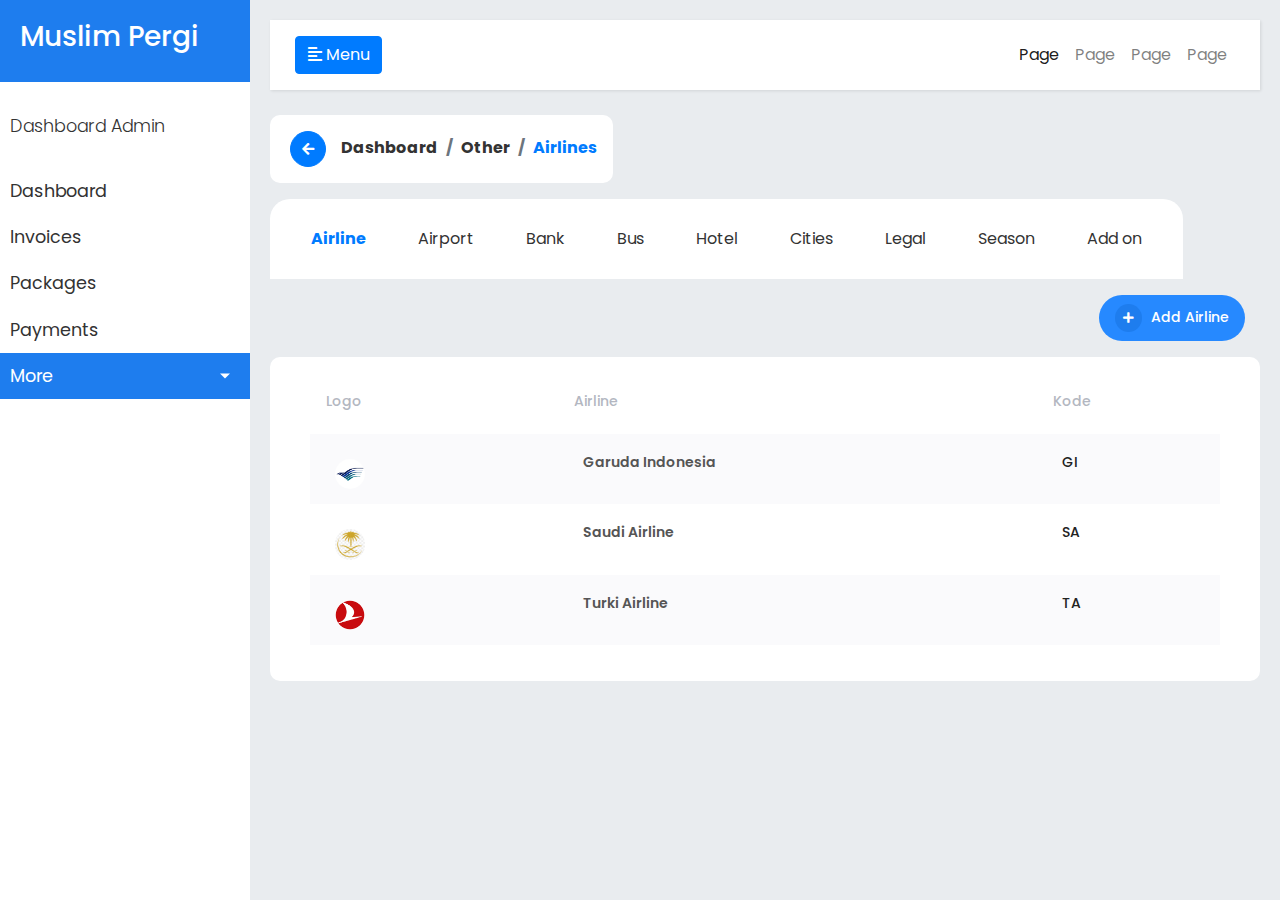
<file: more.html>
<!DOCTYPE html>
<html>

<head>
    <meta charset="utf-8">
    <meta name="viewport" content="width=device-width, initial-scale=1.0">
    <meta http-equiv="X-UA-Compatible" content="IE=edge">

    <title>Collapsible sidebar using Bootstrap 4</title>

    <!-- Font Awesome CSS -->
    <link rel="stylesheet" href="assets/css/fontawesome.min.css">
    <link rel="stylesheet" href="assets/css/brands.min.css">
    <link rel="stylesheet" href="assets/css/solid.min.css">
    <!-- Bootstrap CSS CDN -->
    <link rel="stylesheet" href="assets/css/bootstrap-grid.min.css">
    <link rel="stylesheet" href="assets/css/bootstrap.min.css">
    <!-- Our Custom CSS -->
    <link rel="stylesheet" href="./assets/css/style.css">
</head>

<body>
    <div class="wrapper">
        <!-- Sidebar  -->
        <nav id="sidebar">
            <div class="sidebar-header">
                <h3>Muslim Pergi</h3>
            </div>

            <ul class="list-unstyled components">
                <p>Dashboard Admin</p>
                <li>
                    <a href="index.html">Dashboard</a>
                </li>
                <li>
                    <a href="invoices.html">Invoices</a>
                </li>
                <li>
                    <a href="packages.html">Packages</a>
                </li>
                <li>
                    <a href="payments.html">Payments</a>
                </li>
                <li class="active">
                    <a href="#pageSubmenu" data-toggle="collapse" aria-expanded="false" class="dropdown-toggle">More</a>
                    <ul class="collapse list-unstyled" id="pageSubmenu">
                        <li>
                            <a href="artikel.html">Artikel</a>
                        </li>
                        <li>
                            <a href="testimonial.html">Testimoni</a>
                        </li>
                        <li>
                            <a href="admin.html">Admin</a>
                        </li>
                        <li class="active">
                            <a href="more.html">More</a>
                        </li>
                    </ul>
                </li>
            </ul>
        </nav>

        <!-- Page Content  -->
        <div id="content">

            <nav class="navbar navbar-expand-lg navbar-light bg-light">
                <div class="container-fluid">

                    <button type="button" id="sidebarCollapse" class="btn btn-primary">
                        <i class="fas fa-align-left"></i>
                        <span>Menu</span>
                    </button>
                    <button class="btn btn-dark d-inline-block d-lg-none ml-auto" type="button" data-toggle="collapse" data-target="#navbarSupportedContent" aria-controls="navbarSupportedContent" aria-expanded="false" aria-label="Toggle navigation">
                        <i class="fas fa-align-justify"></i>
                    </button>

                    <div class="collapse navbar-collapse" id="navbarSupportedContent">
                        <ul class="nav navbar-nav ml-auto">
                            <li class="nav-item active">
                                <a class="nav-link" href="#">Page</a>
                            </li>
                            <li class="nav-item">
                                <a class="nav-link" href="#">Page</a>
                            </li>
                            <li class="nav-item">
                                <a class="nav-link" href="#">Page</a>
                            </li>
                            <li class="nav-item">
                                <a class="nav-link" href="#">Page</a>
                            </li>
                        </ul>
                    </div>
                </div>
            </nav>

            <div id="more" class="container more">
                <div class="row">
                    <div class="col-auto p-0">
                        <nav aria-label="breadcrumb" class="address_page">
                            <ol class="breadcrumb">
                                <a href="packages.html" class="btn btn-primary circle m-1">
                                    <i class="fas fa-arrow-left"></i>
                                </a>
                                <li class="breadcrumb-item"><a href="#">Dashboard</a></li>
                                <li class="breadcrumb-item"><a href="#">Other</a></li>
                                <li class="breadcrumb-item active" aria-current="page">Airlines</li>
                            </ol>
                        </nav>
                    </div>
                </div>
    
                <div class="row">
                    <ul class="nav nav-pills" id="pills-tab" role="tablist">
                        <li class="nav-item">
                            <a class="nav-link active" id="pills-airline-tab" data-toggle="pill" href="#pills-airline" role="tab" aria-controls="pills-airline" aria-selected="true">Airline</a>
                        </li>
                        <li class="nav-item">
                            <a class="nav-link" id="pills-airport-tab" data-toggle="pill" href="#pills-airport" role="tab" aria-controls="pills-airport" aria-selected="false">Airport</a>
                        </li>
                        <li class="nav-item">
                            <a class="nav-link" id="pills-bank-tab" data-toggle="pill" href="#pills-bank" role="tab" aria-controls="pills-bank" aria-selected="false">Bank</a>
                        </li>
                        <li class="nav-item">
                            <a class="nav-link" id="pills-bus-tab" data-toggle="pill" href="#pills-bus" role="tab" aria-controls="pills-bus" aria-selected="false">Bus</a>
                        </li>
                        <li class="nav-item">
                            <a class="nav-link" id="pills-hotel-tab" data-toggle="pill" href="#pills-hotel" role="tab" aria-controls="pills-hotel" aria-selected="false">Hotel</a>
                        </li>
                        <li class="nav-item">
                            <a class="nav-link" id="pills-cities-tab" data-toggle="pill" href="#pills-cities" role="tab" aria-controls="pills-cities" aria-selected="false">Cities</a>
                        </li>
                        <li class="nav-item">
                            <a class="nav-link" id="pills-legal-tab" data-toggle="pill" href="#pills-legal" role="tab" aria-controls="pills-legal" aria-selected="false">Legal</a>
                        </li>
                        <li class="nav-item">
                            <a class="nav-link" id="pills-season-tab" data-toggle="pill" href="#pill-season" role="tab" aria-controls="pills-season" aria-selected="false">Season</a>
                        </li>
                        <li class="nav-item">
                            <a class="nav-link" id="pills-addon-tab" data-toggle="pill" href="#pill-addon" role="tab" aria-controls="pills-addon" aria-selected="false">Add on</a>
                        </li>
                    </ul>
                </div>
    
                <div class="tab-content" id="pills-tabContent">

                    <!-- Airline -->
                    <div class="tab-pane fade show active" id="pills-airline" role="tabpanel" aria-labelledby="pills-airline-tab">
                        <div class="row">

                            <div class="col my-3">
                                <div class="float-right">
                                    <button class="btn btn-sm btn-add">
                                        <span class="fas fa-plus"></span>
                                        <span>Add Airline</span>
                                    </button>
                                </div>
                            </div>

                        </div>  
                        <div class="row">
                            <div class="table-responsive table-itinerary">
                                <table class="table table-borderless table-striped">
                                    <thead>
                                        <tr>
                                            <th>
                                                <h6>Logo</h6>
                                            </th>
                                            <th>
                                                <h6>Airline</h6>
                                            </th>
                                            <th>
                                                <h6>Kode</h6>
                                            </th>
                                        </tr>
                                    </thead>
                                    <tbody>
                                        <tr>
                                            <td>
                                                <img src="./assets/img/garuda.png" alt="" class="avatar">
                                            </td>
                                            <td>
                                                <h6>
                                                    <strong>Garuda Indonesia</strong>
                                                </h6>
                                            </td>
                                            <td>
                                                <h6>GI</h6>
                                            </td>
                                        </tr>
                                        <tr>
                                            <td>
                                                <img src="./assets/img/SA.jpg" alt="" class="avatar">
                                            </td>
                                            <td>
                                                <h6>
                                                    <strong>Saudi Airline</strong>
                                                </h6>
                                            </td>
                                            <td>
                                                <h6>SA</h6>
                                            </td>
                                        </tr>
                                        <tr>
                                            <td>
                                                <img src="./assets/img/turki.jpg" class="avatar" alt="">
                                            </td>
                                            <td>
                                                <h6>
                                                    <strong>Turki Airline</strong>
                                                </h6>
                                            </td>
                                            <td>
                                                <h6>TA</h6>
                                            </td>
                                        </tr>
                                    </tbody>
                                </table>
                            </div>
                        </div>
                    </div>
                    <!-- End Airline -->

                    <!-- Airport -->
                    <div class="tab-pane fade" id="pills-airport" role="tabpanel" aria-labelledby="pills-airport-tab">
                        <div class="row">

                            <div class="col my-3">
                                <div class="float-right">
                                    <button class="btn btn-sm btn-add">
                                        <span class="fas fa-plus"></span>
                                        <span>Add Airport</span>
                                    </button>
                                </div>
                            </div>

                        </div>  
                        <div class="row">
                            <div class="table-responsive table-itinerary">
                                <table class="table table-borderless table-striped">
                                    <thead>
                                        <tr>
                                            <th>
                                                <h6>ID</h6>
                                            </th>
                                            <th>
                                                <h6>Airport</h6>
                                            </th>
                                            <th>
                                                <h6>Kode</h6>
                                            </th>
                                            <th>
                                                <h6>City</h6>
                                            </th>
                                            <th>
                                                <h6>Country</h6>
                                            </th>
                                            <th>
                                                <h6>Lon</h6>
                                            </th>
                                            <th>
                                                <h6>Lat</h6>
                                            </th>
                                            <th>
                                                <h6>Website</h6>
                                            </th>
                                        </tr>
                                    </thead>
                                    <tbody>
                                        <tr>
                                            <td>
                                                <h6>
                                                    <strong>1</strong>
                                                </h6>
                                            </td>
                                            <td>
                                                <h6>
                                                    <strong>Soekarno - Hatta</strong>
                                                </h6>
                                            </td>
                                            <td>
                                                <h6>
                                                    <strong>SH</strong>
                                                </h6>
                                            </td>
                                            <td>
                                                <h6>
                                                    <strong>Tangerang</strong>
                                                </h6>
                                            </td>
                                            <td>
                                                <h6>
                                                    <strong>ID</strong>
                                                </h6>
                                            </td>
                                            <td>
                                                <h6>
                                                    <strong>54.649365</strong>
                                                </h6>
                                            </td>
                                            <td>
                                                <h6>
                                                    <strong>24.441840</strong>
                                                </h6>
                                            </td>
                                            <td>
                                                <h6>
                                                    <strong>soekarnohatta-airport.co.id</strong>
                                                </h6>
                                            </td>
                                        </tr>
                                        <tr>
                                            <td>
                                                <h6>
                                                    <strong>2</strong>
                                                </h6>
                                            </td>
                                            <td>
                                                <h6>
                                                    <strong>Abu Dhabi Airport</strong>
                                                </h6>
                                            </td>
                                            <td>
                                                <h6>
                                                    <strong>AD</strong>
                                                </h6>
                                            </td>
                                            <td>
                                                <h6>
                                                    <strong>Abu Dhabi</strong>
                                                </h6>
                                            </td>
                                            <td>
                                                <h6>
                                                    <strong>AE</strong>
                                                </h6>
                                            </td>
                                            <td>
                                                <h6>
                                                    <strong>54.649365</strong>
                                                </h6>
                                            </td>
                                            <td>
                                                <h6>
                                                    <strong>24.441840</strong>
                                                </h6>
                                            </td>
                                            <td>
                                                <h6>
                                                    <strong>abudhabiairport.ae</strong>
                                                </h6>
                                            </td>
                                        </tr>
                                        <tr>
                                            <td>
                                                <h6>
                                                    <strong>3</strong>
                                                </h6>
                                            </td>
                                            <td>
                                                <h6>
                                                    <strong>Muscat Airport</strong>
                                                </h6>
                                            </td>
                                            <td>
                                                <h6>
                                                    <strong>MA</strong>
                                                </h6>
                                            </td>
                                            <td>
                                                <h6>
                                                    <strong>Muscat</strong>
                                                </h6>
                                            </td>
                                            <td>
                                                <h6>
                                                    <strong>OM</strong>
                                                </h6>
                                            </td>
                                            <td>
                                                <h6>
                                                    <strong>54.649365</strong>
                                                </h6>
                                            </td>
                                            <td>
                                                <h6>
                                                    <strong>24.441840</strong>
                                                </h6>
                                            </td>
                                            <td>
                                                <h6>
                                                    <strong>omanairports.co.id</strong>
                                                </h6>
                                            </td>
                                        </tr>
                                    </tbody>
                                </table>
                            </div>
                        </div>
                    </div>
                    <!-- End Airport -->

                    <!-- Bank -->
                    <div class="tab-pane fade" id="pills-bank" role="tabpanel" aria-labelledby="pills-bank-tab">
                        <div class="row">

                            <div class="col my-3">
                                <div class="float-right">
                                    <button class="btn btn-sm btn-add">
                                        <span class="fas fa-plus"></span>
                                        <span>Add Bank</span>
                                    </button>
                                </div>
                            </div>

                        </div>  
                        <div class="row">
                            <div class="table-responsive table-itinerary">
                                <table class="table table-borderless table-striped">
                                    <thead>
                                        <tr>
                                            <th>
                                                <h6>Logo</h6>
                                            </th>
                                            <th>
                                                <h6>Bank</h6>
                                            </th>
                                            <th>
                                                <h6>Name</h6>
                                            </th>
                                            <th>
                                                <h6>Number</h6>
                                            </th>
                                            <th>
                                                <h6>Currency</h6>
                                            </th>
                                            <th>
                                                <h6>Payment</h6>
                                            </th>
                                        </tr>
                                    </thead>
                                    <tbody class="bank">
                                        <tr>
                                            <td>
                                                <img src="./assets/img/logo-bni.png" alt="" class="avatar">
                                            </td>
                                            <td>
                                                <h6>
                                                    <strong>BNI</strong>
                                                </h6>
                                            </td>
                                            <td>
                                                <h6>
                                                    <strong>UMI Travel</strong>
                                                </h6>
                                            </td>
                                            <td>
                                                <h6>
                                                    <strong>07462543</strong>
                                                </h6>
                                            </td>
                                            <td>
                                                <h6>
                                                    <strong>IDR</strong>
                                                </h6>
                                            </td>
                                            <td>
                                                <h6>
                                                    <strong>1x</strong>
                                                </h6>
                                            </td>
                                        </tr>
                                        <tr>
                                            <td>
                                                <img src="./assets/img/logo-btn.png" alt="" class="avatar">
                                            </td>
                                            <td>
                                                <h6>
                                                    <strong>BTN</strong>
                                                </h6>
                                            </td>
                                            <td>
                                                <h6>
                                                    <strong>UMI Travel</strong>
                                                </h6>
                                            </td>
                                            <td>
                                                <h6>
                                                    <strong>021864673</strong>
                                                </h6>
                                            </td>
                                            <td>
                                                <h6>
                                                    <strong>IDR</strong>
                                                </h6>
                                            </td>
                                            <td>
                                                <h6>
                                                    <strong>1x</strong>
                                                </h6>
                                            </td>
                                        </tr>
                                        <tr>
                                            <td>
                                                <img src="./assets/img/logo-mandiri.png" alt="" class="avatar">
                                            </td>
                                            <td>
                                                <h6>
                                                    <strong>Mandiri</strong>
                                                </h6>
                                            </td>
                                            <td>
                                                <h6>
                                                    <strong>UMI Travel</strong>
                                                </h6>
                                            </td>
                                            <td>
                                                <h6>
                                                    <strong>07462543</strong>
                                                </h6>
                                            </td>
                                            <td>
                                                <h6>
                                                    <strong>IDR</strong>
                                                </h6>
                                            </td>
                                            <td>
                                                <h6>
                                                    <strong>1x</strong>
                                                </h6>
                                            </td>
                                        </tr>
                                    </tbody>
                                </table>
                            </div>
                        </div>
                    </div>
                    <!-- End Bank -->

                    <!-- Bus -->
                    <div class="tab-pane fade" id="pills-bus" role="tabpanel" aria-labelledby="pills-bus-tab">
                        <div class="row">

                            <div class="col my-3">
                                <div class="float-right">
                                    <button class="btn btn-sm btn-add">
                                        <span class="fas fa-plus"></span>
                                        <span>Add Bus</span>
                                    </button>
                                </div>
                            </div>

                        </div>  
                        <div class="row">
                            <div class="table-responsive table-itinerary">
                                <table class="table table-borderless table-striped">
                                    <thead>
                                        <tr>
                                            <th>
                                                <h6>Bus</h6>
                                            </th>
                                            <th>
                                                <h6>Name</h6>
                                            </th>
                                        </tr>
                                    </thead>
                                    <tbody>
                                        <tr>
                                            <td>
                                                <h6>
                                                    <strong>Saptco</strong>
                                                </h6>
                                            </td>
                                            <td>
                                                <h6>
                                                    <strong>Bus A</strong>
                                                </h6>
                                            </td>
                                        </tr>
                                    </tbody>
                                </table>
                            </div>
                        </div>
                    </div>
                    <!-- End Bus -->

                    <!-- Hotel -->
                    <div class="tab-pane fade" id="pills-hotel" role="tabpanel" aria-labelledby="pills-hotel-tab">
                        <div class="row">

                            <div class="col my-3">
                                <div class="float-right">
                                    <button class="btn btn-sm btn-add">
                                        <span class="fas fa-plus"></span>
                                        <span>Add Hotel</span>
                                    </button>
                                </div>
                            </div>

                        </div>  
                        <div class="row">
                            <div class="table-responsive table-itinerary">
                                <table class="table table-borderless table-striped">
                                    <thead>
                                        <tr>
                                            <th>
                                                <h6>City</h6>
                                            </th>
                                            <th>
                                                <h6>Name</h6>
                                            </th>
                                            <th>
                                                <h6>Lon</h6>
                                            </th>
                                            <th>
                                                <h6>Lat</h6>
                                            </th>
                                            <th>
                                                <h6>Star</h6>
                                            </th>
                                            <th>
                                                <h6>Photo</h6>
                                            </th>
                                            <th>
                                                <h6>Description</h6>
                                            </th>
                                        </tr>
                                    </thead>
                                    <tbody class="hotel">
                                        <tr>
                                            <td>
                                                <h6>
                                                    <strong>Makkah</strong>
                                                </h6>
                                            </td>
                                            <td>
                                                <h6>
                                                    <strong>Dar Al-Naeem Hotel</strong>
                                                </h6>
                                            </td>
                                            <td>
                                                <h6>
                                                    <strong>24.4736334</strong>
                                                </h6>
                                            </td>
                                            <td>
                                                <h6>
                                                    <strong>39.6104831</strong>
                                                </h6>
                                            </td>
                                            <td>
                                                <h6>
                                                    <strong>4</strong>
                                                </h6>
                                            </td>
                                            <td>
                                                <img src="./assets/img/hotel.jpg" alt="" class="avatar">
                                            </td>
                                            <td>
                                                <h6>
                                                    <strong>Medina Arab Saudi Telp: +966 14 829 9992</strong>
                                                </h6>
                                            </td>
                                        </tr>
                                        <tr>
                                            <td>
                                                <h6>
                                                    <strong>Madinah</strong>
                                                </h6>
                                            </td>
                                            <td>
                                                <h6>
                                                    <strong>Madinah Hotel</strong>
                                                </h6>
                                            </td>
                                            <td>
                                                <h6>
                                                    <strong>24.4736334</strong>
                                                </h6>
                                            </td>
                                            <td>
                                                <h6>
                                                    <strong>39.6104831</strong>
                                                </h6>
                                            </td>
                                            <td>
                                                <h6>
                                                    <strong>5</strong>
                                                </h6>
                                            </td>
                                            <td>
                                                <img src="./assets/img/hotel.jpg" alt="" class="avatar">
                                            </td>
                                            <td>
                                                <h6>
                                                    <strong>Medina Arab Saudi Telp: +966 14 829 9992</strong>
                                                </h6>
                                            </td>
                                        </tr>
                                    </tbody>
                                </table>
                            </div>
                        </div>
                    </div>
                    <!-- End Hotel -->

                    <!-- Cities -->
                    <div class="tab-pane fade" id="pills-cities" role="tabpanel" aria-labelledby="pills-cities-tab">
                        <div class="row">

                            <div class="col my-3">
                                <div class="float-right">
                                    <button class="btn btn-sm btn-add">
                                        <span class="fas fa-plus"></span>
                                        <span>Add Cities</span>
                                    </button>
                                </div>
                            </div>

                        </div>  
                        <div class="row">
                            <div class="table-responsive table-itinerary">
                                <table class="table table-borderless table-striped">
                                    <thead>
                                        <tr>
                                            <th>
                                                <h6>Name</h6>
                                            </th>
                                            <th>
                                                <h6>Country</h6>
                                            </th>
                                            <th>
                                                <h6>Timezone</h6>
                                            </th>
                                        </tr>
                                    </thead>
                                    <tbody class="hotel">
                                        <tr>
                                            <td>
                                                <h6>
                                                    <strong>Bursa</strong>
                                                </h6>
                                            </td>
                                            <td>
                                                <h6>
                                                    <strong>TR</strong>
                                                </h6>
                                            </td>
                                            <td>
                                                <h6>
                                                    <strong>3</strong>
                                                </h6>
                                            </td>
                                        </tr>
                                        <tr>
                                            <td>
                                                <h6>
                                                    <strong>Istanbul</strong>
                                                </h6>
                                            </td>
                                            <td>
                                                <h6>
                                                    <strong>TR</strong>
                                                </h6>
                                            </td>
                                            <td>
                                                <h6>
                                                    <strong>3</strong>
                                                </h6>
                                            </td>
                                        </tr>
                                        <tr>
                                            <td>
                                                <h6>
                                                    <strong>Jeddah</strong>
                                                </h6>
                                            </td>
                                            <td>
                                                <h6>
                                                    <strong>SA</strong>
                                                </h6>
                                            </td>
                                            <td>
                                                <h6>
                                                    <strong>3</strong>
                                                </h6>
                                            </td>
                                        </tr>
                                    </tbody>
                                </table>
                            </div>
                        </div>
                    </div>
                    <!-- End Cities -->

                    <!-- Legal -->
                    <div class="tab-pane fade" id="pills-legal" role="tabpanel" aria-labelledby="pills-legal-tab">
                        <div class="row">

                            <div class="col my-3">
                                <div class="float-right">
                                    <button class="btn btn-sm btn-add">
                                        <span class="fas fa-plus"></span>
                                        <span>Add Legal</span>
                                    </button>
                                </div>
                            </div>

                        </div>  
                        <div class="row">
                            <div class="table-responsive table-itinerary">
                                <table class="table table-borderless table-striped">
                                    <thead>
                                        <tr>
                                            <th>
                                                <h6>Logo</h6>
                                            </th>
                                            <th>
                                                <h6>Name</h6>
                                            </th>
                                            <th>
                                                <h6>Value</h6>
                                            </th>
                                        </tr>
                                    </thead>
                                    <tbody class="legal">
                                        <tr>
                                            <td>
                                                <img src="./assets/img/logo-legal.jpg" alt="" class="avatar">
                                            </td>
                                            <td>
                                                <h6>
                                                    <strong>Izin Umroh</strong>
                                                </h6>
                                            </td>
                                            <td>
                                                <h6>
                                                    <strong>No 840 Tahun 2017</strong>
                                                </h6>
                                            </td>
                                        </tr>
                                        <tr>
                                            <td>
                                                <img src="./assets/img/logo-kan.png" alt="" class="avatar">
                                            </td>
                                            <td>
                                                <h6>
                                                    <strong>Komite Akreditasi Nasional</strong>
                                                </h6>
                                            </td>
                                            <td>
                                                <h6>
                                                    <strong>KAN</strong>
                                                </h6>
                                            </td>
                                        </tr>
                                    </tbody>
                                </table>
                            </div>
                        </div>
                    </div>
                    <!-- End Legal -->

                    <!-- Season -->
                    <div class="tab-pane fade" id="pills-season" role="tabpanel" aria-labelledby="pills-season-tab">
                        <div class="row">

                            <div class="col my-3">
                                <div class="float-right">
                                    <button class="btn btn-sm btn-add">
                                        <span class="fas fa-plus"></span>
                                        <span>Add Season</span>
                                    </button>
                                </div>
                            </div>

                        </div>  
                        <div class="row">
                            <div class="table-responsive table-itinerary">
                                <table class="table table-borderless table-striped">
                                    <thead>
                                        <tr>
                                            <th>
                                                <h6>Total Pax</h6>
                                            </th>
                                            <th>
                                                <h6>Active</h6>
                                            </th>
                                            <th>
                                                <h6>Name</h6>
                                            </th>
                                            <th>
                                                <h6>Start</h6>
                                            </th>
                                            <th>
                                                <h6>Stop</h6>
                                            </th>
                                            <th>
                                                <h6>Package</h6>
                                            </th>
                                            <th>
                                                <h6>Season Fee</h6>
                                            </th>
                                        </tr>
                                    </thead>
                                    <tbody>
                                        <tr>
                                            <td>
                                                <h6>
                                                    <strong>1000</strong>
                                                </h6>
                                            </td>
                                            <td>
                                                <h6>
                                                    <strong>True</strong>
                                                </h6>
                                            </td>
                                            <td>
                                                <h6>
                                                    <strong>1441 H</strong>
                                                </h6>
                                            </td>
                                            <td>
                                                <h6>
                                                    <strong>1 Sep 19</strong>
                                                </h6>
                                            </td>
                                            <td>
                                                <h6>
                                                    <strong>10 Aug 20</strong>
                                                </h6>
                                            </td>
                                            <td>
                                                <h6>
                                                    <strong>14</strong>
                                                </h6>
                                            </td>
                                            <td>
                                                <h6>
                                                    <strong>0</strong>
                                                </h6>
                                            </td>
                                        </tr>
                                    </tbody>
                                </table>
                            </div>
                        </div>
                    </div>
                    <!-- End Season -->

                    <!-- Season -->
                    <div class="tab-pane fade" id="pills-addon" role="tabpanel" aria-labelledby="pills-addon-tab">
                        <div class="row">

                            <div class="col my-3">
                                <div class="float-right">
                                    <button class="btn btn-sm btn-add">
                                        <span class="fas fa-plus"></span>
                                        <span>Add Addon</span>
                                    </button>
                                </div>
                            </div>

                        </div>  
                        <div class="row">
                            <div class="table-responsive table-itinerary">
                                <table class="table table-borderless table-striped">
                                    <thead>
                                        <tr>
                                            <th>
                                                <h6>Name</h6>
                                            </th>
                                            <th>
                                                <h6>Addon</h6>
                                            </th>
                                        </tr>
                                    </thead>
                                    <tbody>
                                        <tr>
                                            <td>
                                                <h6>
                                                    <strong>Over Stay</strong>
                                                </h6>
                                            </td>
                                            <td>
                                                <h6>
                                                    <strong>0</strong>
                                                </h6>
                                            </td>
                                        </tr>
                                        <tr>
                                            <td>
                                                <h6>
                                                    <strong>Upgrade Hotel</strong>
                                                </h6>
                                            </td>
                                            <td>
                                                <h6>
                                                    <strong>2</strong>
                                                </h6>
                                            </td>
                                        </tr>
                                        <tr>
                                            <td>
                                                <h6>
                                                    <strong>Tiket Domestik</strong>
                                                </h6>
                                            </td>
                                            <td>
                                                <h6>
                                                    <strong>0</strong>
                                                </h6>
                                            </td>
                                        </tr>
                                    </tbody>
                                </table>
                            </div>
                        </div>
                    </div>
                    <!-- End Season -->

                </div> 
            </div>

        </div>
    </div>

    <!-- jQuery CDN - Slim version (=without AJAX) -->
    <script src="assets/js/jquery.min.js"></script>
    <!-- Popper.JS -->
    <script src="https://cdnjs.cloudflare.com/ajax/libs/popper.js/1.14.0/umd/popper.min.js"></script>
    <!-- Bootstrap JS -->
    <script src="assets/js/bootstrap.min.js"></script>
    <!-- Custom JS -->
    <script src="assets/js/main.js"></script>

    <script type="text/javascript">
        $(document).ready(function () {
            $('#sidebarCollapse').on('click', function () {
                $('#sidebar').toggleClass('active');
            });
        });
    </script>
</body>

</html>
</file>
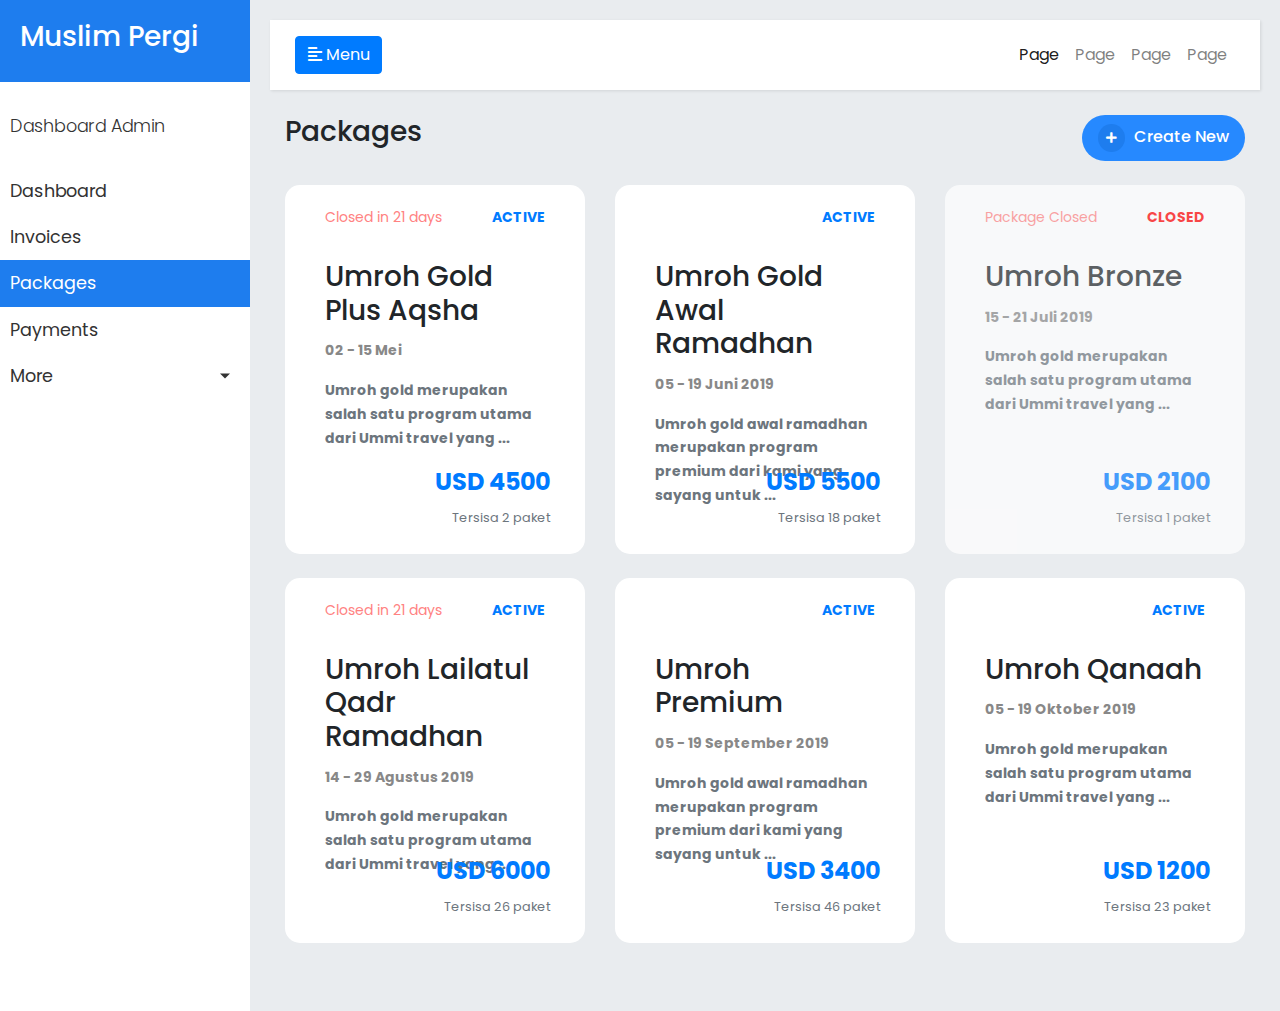
<file: packages.html>
<!DOCTYPE html>
<html>

<head>
    <meta charset="utf-8">
    <meta name="viewport" content="width=device-width, initial-scale=1.0">
    <meta http-equiv="X-UA-Compatible" content="IE=edge">

    <title>Collapsible sidebar using Bootstrap 4</title>

    <!-- Font Awesome CSS -->
    <link rel="stylesheet" href="assets/css/fontawesome.min.css">
    <link rel="stylesheet" href="assets/css/brands.min.css">
    <link rel="stylesheet" href="assets/css/solid.min.css">
    <!-- Bootstrap CSS CDN -->
    <link rel="stylesheet" href="assets/css/bootstrap-grid.min.css">
    <link rel="stylesheet" href="assets/css/bootstrap.min.css">
    <!-- Our Custom CSS -->
    <link rel="stylesheet" href="./assets/css/style.css">
</head>

<body>
    <div class="wrapper">
        <!-- Sidebar  -->
        <nav id="sidebar">
            <div class="sidebar-header">
                <h3>Muslim Pergi</h3>
            </div>

            <ul class="list-unstyled components">
                <p>Dashboard Admin</p>
                <li>
                    <a href="index.html">Dashboard</a>
                </li>
                <li>
                    <a href="invoices.html">Invoices</a>
                </li>
                <li class="active">
                    <a href="packages.html">Packages</a>
                </li>
                <li>
                    <a href="payments.html">Payments</a>
                </li>
                <li>
                    <a href="#pageSubmenu" data-toggle="collapse" aria-expanded="false" class="dropdown-toggle">More</a>
                    <ul class="collapse list-unstyled" id="pageSubmenu">
                        <li>
                            <a href="artikel.html">Artikel</a>
                        </li>
                        <li>
                            <a href="testimonial.html">Testimoni</a>
                        </li>
                        <li>
                            <a href="admin.html">Admin</a>
                        </li>
                        <li>
                            <a href="more.html">More</a>
                        </li>
                    </ul>
                </li>
            </ul>
        </nav>

        <!-- Page Content  -->
        <div id="content">

            <nav class="navbar navbar-expand-lg navbar-light bg-light">
                <div class="container-fluid">

                    <button type="button" id="sidebarCollapse" class="btn btn-primary">
                        <i class="fas fa-align-left"></i>
                        <span>Menu</span>
                    </button>
                    <button class="btn btn-dark d-inline-block d-lg-none ml-auto" type="button" data-toggle="collapse" data-target="#navbarSupportedContent" aria-controls="navbarSupportedContent" aria-expanded="false" aria-label="Toggle navigation">
                        <i class="fas fa-align-justify"></i>
                    </button>

                    <div class="collapse navbar-collapse" id="navbarSupportedContent">
                        <ul class="nav navbar-nav ml-auto">
                            <li class="nav-item active">
                                <a class="nav-link" href="#">Page</a>
                            </li>
                            <li class="nav-item">
                                <a class="nav-link" href="#">Page</a>
                            </li>
                            <li class="nav-item">
                                <a class="nav-link" href="#">Page</a>
                            </li>
                            <li class="nav-item">
                                <a class="nav-link" href="#">Page</a>
                            </li>
                        </ul>
                    </div>
                </div>
            </nav>

            <div id="packages" class="packages container my-4">
                <div class="row head">
                    <div class="col">
                        <div class="float-left">
                            <h3>Packages</h3>
                        </div>
                        <div class="float-right">
                            <button href="#" class="btn btn-sm btn-new-package ">
                                <span class="fas fa-plus"></span> 
                                <span>Create New</span>
                            </button>
                        </div>
                    </div>
                </div>
                <div class="row mt-4">
                    <!-- Packages Umroh -->
                    <div class="col-sm-4 mb-4">
                        <div class="card" style="width: auto;">
                            <div class="card-header">
                                <span class="float-left">Closed in 21 days</span>
                                <span class="status float-right text-uppercase">ACTIVE</span>
                            </div>
                            <div class="card-body">
                                <h3 class="card-title">Umroh Gold Plus Aqsha</h3>
                                <p>02 - 15 Mei</p>
                                <p class="card-text text-muted overflow-hidden">
                                    Umroh gold merupakan salah satu program utama dari Ummi travel yang ...
                                    <!-- sangat menarik karena paket ini jama'ah akan
                                    diberikan fasilitas yang sangat baik mulai dari akomodasi sampai lainnya. -->
                                </p>
                                <div class="price float-right text-right">
                                    <h4>
                                        <strong>USD 4500</strong>
                                    </h4>
                                    <small class="text-muted">Tersisa 2 paket</small>
                                </div>
                                <a href="about_packages.html" class="stretched-link"></a>
                            </div>
                        </div>
                    </div>
                    <!-- End Packages Umroh -->
    
                    <!-- Packages Umroh -->
                    <div class="col-sm-4 mb-4">
                        <div class="card" style="width: auto">
                            <div class="card-header">
                                <!-- <span class="float-left">Closed in 21 days</span> -->
                                <span class="status float-right text-uppercase">ACTIVE</span>
                            </div>
                            <div class="card-body">
                                <h3 class="card-title">Umroh Gold Awal Ramadhan</h3>
                                <p>05 - 19 Juni 2019</p>
                                <p class="card-text text-muted overflow-hidden">
                                    Umroh gold awal ramadhan merupakan program premium dari kami yang sayang untuk ...
                                    <!-- sangat menarik karena paket ini jama'ah akan
                                    diberikan fasilitas yang sangat baik mulai dari akomodasi sampai lainnya. -->
                                </p>
                                <div class="price float-right text-right">
                                    <h4>
                                        <strong>USD 5500</strong>
                                    </h4>
                                    <small class="text-muted">Tersisa 18 paket</small>
                                </div>
                                <a href="#" class="stretched-link"></a>
                            </div>
                        </div>
                    </div>
                    <!-- End Packages Umroh -->
    
                    <!-- Packages Umroh -->
                    <div class="col-sm-4 mb-4">
                        <div class="card disabled text-decoration-none" tabindex="-1" aria-disabled="true" style="width: auto">
                            <div class="card-header">
                                <span class="float-left">Package Closed</span>
                                <span class="status float-right text-uppercase red">CLOSED</span>
                            </div>
                            <div class="card-body">
                                <h3 class="card-title">Umroh Bronze</h3>
                                <p>15 - 21 Juli 2019</p>
                                <p class="card-text text-muted overflow-hidden">
                                    Umroh gold merupakan salah satu program utama dari Ummi travel yang ...
                                    <!-- sangat menarik karena paket ini jama'ah akan
                                    diberikan fasilitas yang sangat baik mulai dari akomodasi sampai lainnya. -->
                                </p>
                                <div class="price float-right text-right">
                                    <h4>
                                        <strong>USD 2100</strong>
                                    </h4>
                                    <small class="text-muted">Tersisa 1 paket</small>
                                </div>
                                <a href="#" class="stretched-link"></a>
                            </div>
                        </div>
                    </div>
                    <!-- End Packages Umroh -->
                </div>
    
                <div class="row mb-4">
                    <!-- Packages Umroh -->
                    <div class="col-sm-4 mb-4">
                        <div class="card" style="width: auto;">
                            <div class="card-header">
                                <span class="float-left">Closed in 21 days</span>
                                <span class="status float-right text-uppercase">ACTIVE</span>
                            </div>
                            <div class="card-body">
                                <h3 class="card-title">Umroh Lailatul Qadr Ramadhan</h3>
                                <p>14 - 29 Agustus 2019</p>
                                <p class="card-text text-muted overflow-hidden">
                                    Umroh gold merupakan salah satu program utama dari Ummi travel yang ...
                                    <!-- sangat menarik karena paket ini jama'ah akan
                                    diberikan fasilitas yang sangat baik mulai dari akomodasi sampai lainnya. -->
                                </p>
                                <div class="price float-right text-right">
                                    <h4>
                                        <strong>USD 6000</strong>
                                    </h4>
                                    <small class="text-muted">Tersisa 26 paket</small>
                                </div>
                                <a href="#" class="stretched-link"></a>
                            </div>
                        </div>
                    </div>
                    <!-- End Packages Umroh -->
    
                    <!-- Packages Umroh -->
                    <div class="col-sm-4 mb-4">
                        <div class="card" style="width: auto">
                            <div class="card-header">
                                <!-- <span class="float-left">Closed in 21 days</span> -->
                                <span class="status float-right text-uppercase">ACTIVE</span>
                            </div>
                            <div class="card-body">
                                <h3 class="card-title">Umroh Premium</h3>
                                <p>05 - 19 September 2019</p>
                                <p class="card-text text-muted overflow-hidden">
                                    Umroh gold awal ramadhan merupakan program premium dari kami yang sayang untuk ...
                                    <!-- sangat menarik karena paket ini jama'ah akan
                                    diberikan fasilitas yang sangat baik mulai dari akomodasi sampai lainnya. -->
                                </p>
                                <div class="price float-right text-right">
                                    <h4>
                                        <strong>USD 3400</strong>
                                    </h4>
                                    <small class="text-muted">Tersisa 46 paket</small>
                                </div>
                                <a href="#" class="stretched-link"></a>
                            </div>
                        </div>
                    </div>
                    <!-- End Packages Umroh -->
    
                    <!-- Packages Umroh -->
                    <div class="col-sm-4 mb-4">
                        <div class="card text-decoration-none" tabindex="-1" aria-disabled="true" style="width: auto">
                            <div class="card-header">
                                <!-- <span class="float-left">Package Closed</span> -->
                                <span class="status float-right text-uppercase">ACTIVE</span>
                            </div>
                            <div class="card-body">
                                <h3 class="card-title">Umroh Qanaah</h3>
                                <p>05 - 19 Oktober 2019</p>
                                <p class="card-text text-muted overflow-hidden">
                                    Umroh gold merupakan salah satu program utama dari Ummi travel yang ...
                                    <!-- sangat menarik karena paket ini jama'ah akan
                                    diberikan fasilitas yang sangat baik mulai dari akomodasi sampai lainnya. -->
                                </p>
                                <div class="price float-right text-right">
                                    <h4>
                                        <strong>USD 1200</strong>
                                    </h4>
                                    <small class="text-muted">Tersisa 23 paket</small>
                                </div>
                                <a href="#" class="stretched-link"></a>
                            </div>
                        </div>
                    </div>
                    <!-- End Packages Umroh -->
                </div>
            </div>

        </div>
    </div>

    <!-- jQuery CDN - Slim version (=without AJAX) -->
    <script src="assets/js/jquery.min.js"></script>
    <!-- Popper.JS -->
    <script src="https://cdnjs.cloudflare.com/ajax/libs/popper.js/1.14.0/umd/popper.min.js"></script>
    <!-- Bootstrap JS -->
    <script src="assets/js/bootstrap.min.js"></script>
    <!-- Custom JS -->
    <script src="assets/js/main.js"></script>

    <script type="text/javascript">
        $(document).ready(function () {
            $('#sidebarCollapse').on('click', function () {
                $('#sidebar').toggleClass('active');
            });
        });
    </script>
</body>

</html>
</file>
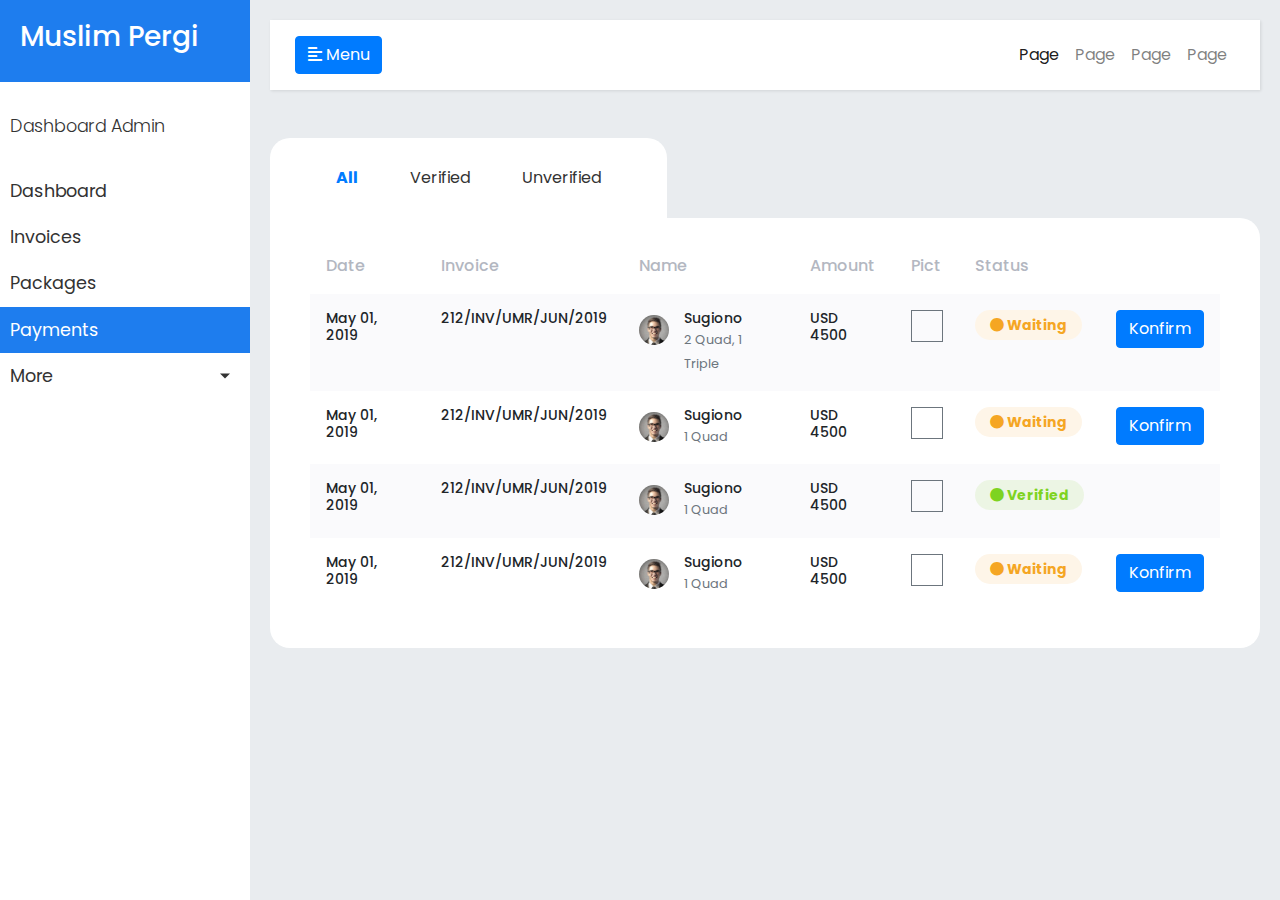
<file: payments.html>
<!DOCTYPE html>
<html>

<head>
    <meta charset="utf-8">
    <meta name="viewport" content="width=device-width, initial-scale=1.0">
    <meta http-equiv="X-UA-Compatible" content="IE=edge">

    <title>Collapsible sidebar using Bootstrap 4</title>

    <!-- Font Awesome CSS -->
    <link rel="stylesheet" href="assets/css/fontawesome.min.css">
    <link rel="stylesheet" href="assets/css/brands.min.css">
    <link rel="stylesheet" href="assets/css/solid.min.css">
    <!-- Bootstrap CSS CDN -->
    <link rel="stylesheet" href="assets/css/bootstrap-grid.min.css">
    <link rel="stylesheet" href="assets/css/bootstrap.min.css">
    <!-- Our Custom CSS -->
    <link rel="stylesheet" href="./assets/css/style.css">
</head>

<body>
    <div class="wrapper">
        <!-- Sidebar  -->
        <nav id="sidebar">
            <div class="sidebar-header">
                <h3>Muslim Pergi</h3>
            </div>

            <ul class="list-unstyled components">
                <p>Dashboard Admin</p>
                <li>
                    <a href="index.html">Dashboard</a>
                </li>
                <li>
                    <a href="invoices.html">Invoices</a>
                </li>
                <li>
                    <a href="packages.html">Packages</a>
                </li>
                <li class="active">
                    <a href="payments.html">Payments</a>
                </li>
                <li>
                    <a href="#pageSubmenu" data-toggle="collapse" aria-expanded="false" class="dropdown-toggle">More</a>
                    <ul class="collapse list-unstyled" id="pageSubmenu">
                        <li>
                            <a href="artikel.html">Artikel</a>
                        </li>
                        <li>
                            <a href="testimonial.html">Testimoni</a>
                        </li>
                        <li>
                            <a href="admin.html">Admin</a>
                        </li>
                        <li>
                            <a href="more.html">More</a>
                        </li>
                    </ul>
                </li>
            </ul>
        </nav>

        <!-- Page Content  -->
        <div id="content">

            <nav class="navbar navbar-expand-lg navbar-light bg-light">
                <div class="container-fluid">

                    <button type="button" id="sidebarCollapse" class="btn btn-primary">
                        <i class="fas fa-align-left"></i>
                        <span>Menu</span>
                    </button>
                    <button class="btn btn-dark d-inline-block d-lg-none ml-auto" type="button" data-toggle="collapse" data-target="#navbarSupportedContent" aria-controls="navbarSupportedContent" aria-expanded="false" aria-label="Toggle navigation">
                        <i class="fas fa-align-justify"></i>
                    </button>

                    <div class="collapse navbar-collapse" id="navbarSupportedContent">
                        <ul class="nav navbar-nav ml-auto">
                            <li class="nav-item active">
                                <a class="nav-link" href="#">Page</a>
                            </li>
                            <li class="nav-item">
                                <a class="nav-link" href="#">Page</a>
                            </li>
                            <li class="nav-item">
                                <a class="nav-link" href="#">Page</a>
                            </li>
                            <li class="nav-item">
                                <a class="nav-link" href="#">Page</a>
                            </li>
                        </ul>
                    </div>
                </div>
            </nav>

            <div class="new-payment container my-5">
            
                <div class="row">
                    <ul class="nav nav-pills" id="pills-tab" role="tablist">
                        <li class="nav-item">
                            <a class="nav-link active" id="pills-all-tab" data-toggle="pill" href="#pills-all" role="tab" aria-controls="pills-all" aria-selected="true">All</a>
                        </li>
                        <li class="nav-item">
                            <a class="nav-link" id="pills-verified-tab" data-toggle="pill" href="#pills-verified" role="tab" aria-controls="pills-verified" aria-selected="false">Verified</a>
                        </li>
                        <li class="nav-item">
                            <a class="nav-link" id="pills-unverified-tab" data-toggle="pill" href="#pills-unverified" role="tab" aria-controls="pills-unverified" aria-selected="false">Unverified</a>
                        </li>
                    </ul>
                </div>
                
                <div class="tab-content" id="pills-tabContent">
    
                    <!-- all -->
                    <div class="tab-pane fade show active" id="pills-all" role="tabpanel" aria-labelledby="pills-all-tab">
                        <div class="row">
                            <div class="table-responsive">
                                <table class="table table-striped table-borderless">
                                    <thead>
                                        <tr>
                                            <th>Date</th>
                                            <th>Invoice</th>
                                            <th>Name</th>
                                            <th>Amount</th>
                                            <th>Pict</th>
                                            <th>Status</th>
                                            <th></th>
                                        </tr>
                                    </thead>
                                    <tbody>
                                        <tr>
                                            <td>
                                                <h6>May 01, 2019</h6>
                                            </td>
                                            <td>
                                                <h6>212/INV/UMR/JUN/2019</h6>
                                            </td>
                                            <td>
                                                <div class="media">
                                                    <img src="./assets/img/images.jpeg" class="avatar" alt="Responsive Image">
                                                    <div class="media-body">
                                                        <h6 class="m-0">Sugiono</h6>
                                                        <small class="text-muted">2 Quad, 1 Triple</small>
                                                    </div>
                                                </div>
                                            </td>
                                            <td>
                                                <h6>USD 4500</h6>
                                            </td>
                                            <td>
                                                <span class="border border-secondary" style="width: 2rem; height: 2rem; display: inline-block"></span>
                                            </td>
                                            <td>
                                                <span class="badge badge-secondary orange">
                                                    <span class="fas fa-circle"></span> <span>Waiting</span>
                                                </span>
                                            </td>
                                            <td>
                                                <a class="btn btn-primary" href="#" role="button">
                                                    Konfirm
                                                </a>
                                            </td>
                                        </tr>
                                        <tr>
                                            <td>
                                                <h6>May 01, 2019</h6>
                                            </td>
                                            <td>
                                                <h6>212/INV/UMR/JUN/2019</h6>
                                            </td>
                                            <td>
                                                <div class="media">
                                                    <img src="./assets/img/images.jpeg" class="avatar" alt="Responsive Image">
                                                    <div class="media-body">
                                                        <h6 class="m-0">Sugiono</h6>
                                                        <small class="text-muted">1 Quad</small>
                                                    </div>
                                                </div>
                                            </td>
                                            <td>
                                                <h6>USD 4500</h6>
                                            </td>
                                            <td>
                                                <span class="border border-secondary" style="width: 2rem; height: 2rem; display: inline-block"></span>
                                            </td>
                                            <td>
                                                <span class="badge badge-secondary orange">
                                                    <span class="fas fa-circle"></span> <span>Waiting</span>
                                                </span>
                                            </td>
                                            <td>
                                                <a class="btn btn-primary" href="#" role="button">
                                                    Konfirm
                                                </a>
                                            </td>
                                        </tr>
                                        <tr>
                                            <td>
                                                <h6>May 01, 2019</h6>
                                            </td>
                                            <td>
                                                <h6>212/INV/UMR/JUN/2019</h6>
                                            </td>
                                            <td>
                                                <div class="media">
                                                    <img src="./assets/img/images.jpeg" class="avatar" alt="Responsive Image">
                                                    <div class="media-body">
                                                        <h6 class="m-0">Sugiono</h6>
                                                        <small class="text-muted">1 Quad</small>
                                                    </div>
                                                </div>
                                            </td>
                                            <td>
                                                <h6>USD 4500</h6>
                                            </td>
                                            <td>
                                                <span class="border border-secondary" style="width: 2rem; height: 2rem; display: inline-block"></span>
                                            </td>
                                            <td>
                                                <span class="badge badge-secondary green">
                                                    <span class="fas fa-circle"></span> <span>Verified</span>
                                                </span>
                                            </td>
                                            <td>
                                                <!-- <a class="btn btn-primary" href="#" role="button">
                                                    Konfirm
                                                </a> -->
                                            </td>
                                        </tr>
                                        <tr>
                                            <td>
                                                <h6>May 01, 2019</h6>
                                            </td>
                                            <td>
                                                <h6>212/INV/UMR/JUN/2019</h6>
                                            </td>
                                            <td>
                                                <div class="media">
                                                    <img src="./assets/img/images.jpeg" class="avatar" alt="Responsive Image">
                                                    <div class="media-body">
                                                        <h6 class="m-0">Sugiono</h6>
                                                        <small class="text-muted">1 Quad</small>
                                                    </div>
                                                </div>
                                            </td>
                                            <td>
                                                <h6>USD 4500</h6>
                                            </td>
                                            <td>
                                                <span class="border border-secondary" style="width: 2rem; height: 2rem; display: inline-block"></span>
                                            </td>
                                            <td>
                                                <span class="badge badge-secondary orange">
                                                    <span class="fas fa-circle"></span> <span>Waiting</span>
                                                </span>
                                            </td>
                                            <td>
                                                <a class="btn btn-primary" href="#" role="button">
                                                    Konfirm
                                                </a>
                                            </td>
                                        </tr>
                                    </tbody>
                                </table>
                            </div>
                        </div>
                    </div>
                    <!-- End all -->
    
                    <!-- verified -->
                    <div class="tab-pane fade" id="pills-verified" role="tabpanel" aria-labelledby="pills-verified-tab">
                        <div class="row">
                            <div class="table-responsive">
                                <table class="table table-striped table-borderless">
                                    <thead>
                                        <tr>
                                            <th>Date</th>
                                            <th>Invoice</th>
                                            <th>Name</th>
                                            <th>Amount</th>
                                            <th>Pict</th>
                                            <th>Status</th>
                                            <th></th>
                                        </tr>
                                    </thead>
                                    <tbody>
                                        <tr>
                                            <td>
                                                <h6>May 01, 2019</h6>
                                            </td>
                                            <td>
                                                <h6>212/INV/UMR/JUN/2019</h6>
                                            </td>
                                            <td>
                                                <div class="media">
                                                    <img src="./assets/img/images.jpeg" class="avatar" alt="Responsive Image">
                                                    <div class="media-body">
                                                        <h6 class="m-0">Sugiono</h6>
                                                        <small class="text-muted">1 Quad</small>
                                                    </div>
                                                </div>
                                            </td>
                                            <td>
                                                <h6>USD 4500</h6>
                                            </td>
                                            <td>
                                                <span class="border border-secondary" style="width: 2rem; height: 2rem; display: inline-block"></span>
                                            </td>
                                            <td>
                                                <span class="badge badge-secondary green">
                                                    <span class="fas fa-circle"></span> <span>Verified</span>
                                                </span>
                                            </td>
                                            <td>
                                                <!-- <a class="btn btn-primary" href="#" role="button">
                                                    Konfirm
                                                </a> -->
                                            </td>
                                        </tr>
                                    </tbody>
                                </table>
                            </div>
                        </div>
                    </div>
                    <!-- End verified -->
    
                    <!-- unverified -->
                    <div class="tab-pane fade" id="pills-unverified" role="tabpanel" aria-labelledby="pills-unverified-tab">
                        <div class="row">
                            <div class="table-responsive">
                                <table class="table table-striped table-borderless">
                                    <thead>
                                        <tr>
                                            <th>Date</th>
                                            <th>Invoice</th>
                                            <th>Name</th>
                                            <th>Amount</th>
                                            <th>Pict</th>
                                            <th>Status</th>
                                            <th></th>
                                        </tr>
                                    </thead>
                                    <tbody>
                                        <tr>
                                            <td>
                                                <h6>May 01, 2019</h6>
                                            </td>
                                            <td>
                                                <h6>212/INV/UMR/JUN/2019</h6>
                                            </td>
                                            <td>
                                                <div class="media">
                                                    <img src="./assets/img/images.jpeg" class="avatar" alt="Responsive Image">
                                                    <div class="media-body">
                                                        <h6 class="m-0">Sugiono</h6>
                                                        <small class="text-muted">2 Quad, 1 Triple</small>
                                                    </div>
                                                </div>
                                            </td>
                                            <td>
                                                <h6>USD 4500</h6>
                                            </td>
                                            <td>
                                                <span class="border border-secondary" style="width: 2rem; height: 2rem; display: inline-block"></span>
                                            </td>
                                            <td>
                                                <span class="badge badge-secondary orange">
                                                    <span class="fas fa-circle"></span> <span>Waiting</span>
                                                </span>
                                            </td>
                                            <td>
                                                <a class="btn btn-primary" href="#" role="button">
                                                    Konfirm
                                                </a>
                                            </td>
                                        </tr>
                                        <tr>
                                            <td>
                                                <h6>May 01, 2019</h6>
                                            </td>
                                            <td>
                                                <h6>212/INV/UMR/JUN/2019</h6>
                                            </td>
                                            <td>
                                                <div class="media">
                                                    <img src="./assets/img/images.jpeg" class="avatar" alt="Responsive Image">
                                                    <div class="media-body">
                                                        <h6 class="m-0">Sugiono</h6>
                                                        <small class="text-muted">1 Quad</small>
                                                    </div>
                                                </div>
                                            </td>
                                            <td>
                                                <h6>USD 4500</h6>
                                            </td>
                                            <td>
                                                <span class="border border-secondary" style="width: 2rem; height: 2rem; display: inline-block"></span>
                                            </td>
                                            <td>
                                                <span class="badge badge-secondary orange">
                                                    <span class="fas fa-circle"></span> <span>Waiting</span>
                                                </span>
                                            </td>
                                            <td>
                                                <a class="btn btn-primary" href="#" role="button">
                                                    Konfirm
                                                </a>
                                            </td>
                                        </tr>
                                        <tr>
                                            <td>
                                                <h6>May 01, 2019</h6>
                                            </td>
                                            <td>
                                                <h6>212/INV/UMR/JUN/2019</h6>
                                            </td>
                                            <td>
                                                <div class="media">
                                                    <img src="./assets/img/images.jpeg" class="avatar" alt="Responsive Image">
                                                    <div class="media-body">
                                                        <h6 class="m-0">Sugiono</h6>
                                                        <small class="text-muted">1 Quad</small>
                                                    </div>
                                                </div>
                                            </td>
                                            <td>
                                                <h6>USD 4500</h6>
                                            </td>
                                            <td>
                                                <span class="border border-secondary" style="width: 2rem; height: 2rem; display: inline-block"></span>
                                            </td>
                                            <td>
                                                <span class="badge badge-secondary orange">
                                                    <span class="fas fa-circle"></span> <span>Waiting</span>
                                                </span>
                                            </td>
                                            <td>
                                                <a class="btn btn-primary" href="#" role="button">
                                                    Konfirm
                                                </a>
                                            </td>
                                        </tr>
                                    </tbody>
                                </table>
                            </div>
                        </div> 
                    </div>
                    <!-- End unverified -->
    
                </div> 
            </div>
            
        </div>
    </div>

    <!-- jQuery CDN - Slim version (=without AJAX) -->
    <script src="assets/js/jquery.min.js"></script>
    <!-- Popper.JS -->
    <script src="https://cdnjs.cloudflare.com/ajax/libs/popper.js/1.14.0/umd/popper.min.js"></script>
    <!-- Bootstrap JS -->
    <script src="assets/js/bootstrap.min.js"></script>
    <!-- Custom JS -->
    <script src="assets/js/main.js"></script>

    <script type="text/javascript">
        $(document).ready(function () {
            $('#sidebarCollapse').on('click', function () {
                $('#sidebar').toggleClass('active');
            });
        });
    </script>
</body>

</html>
</file>
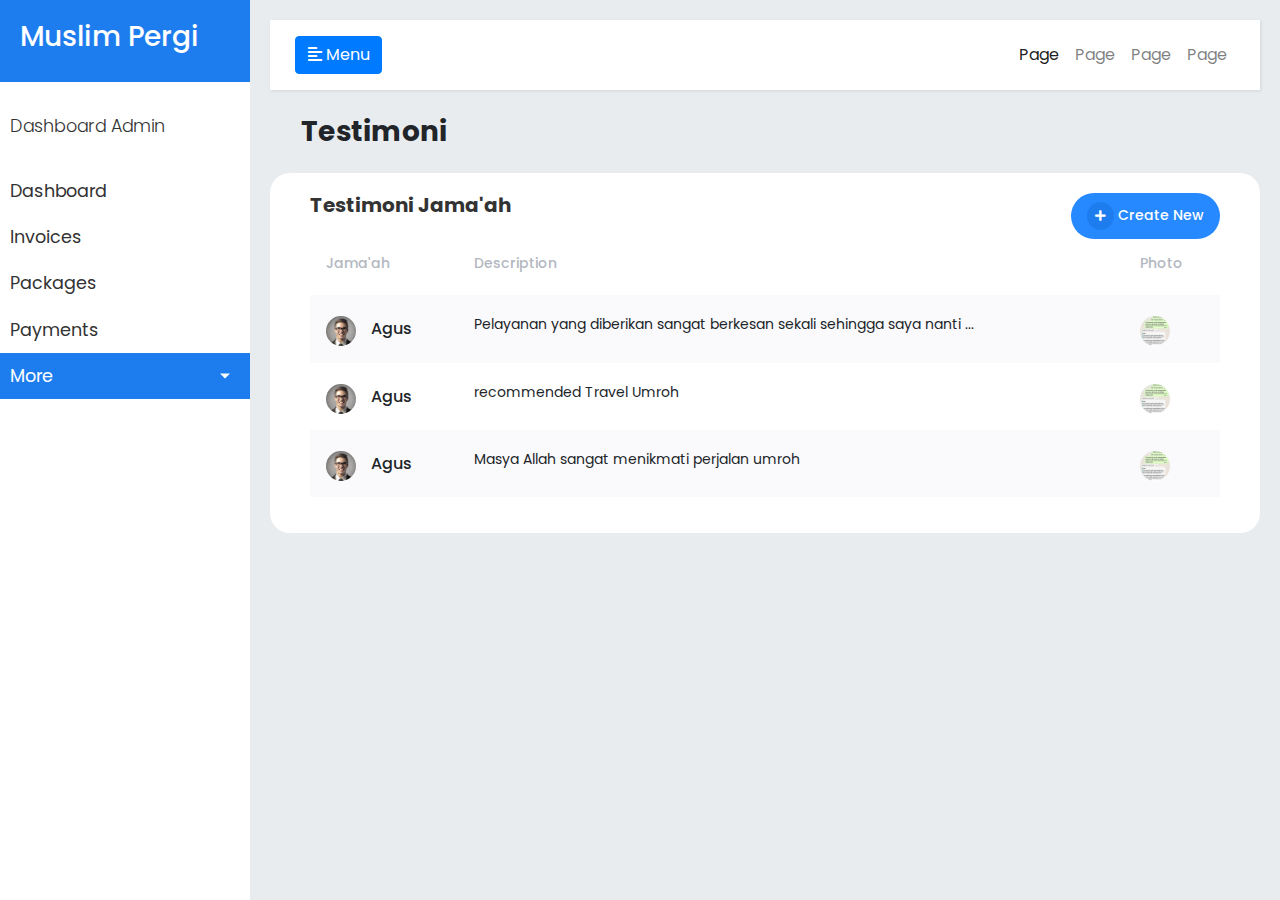
<file: testimonial.html>
<!DOCTYPE html>
<html>

<head>
    <meta charset="utf-8">
    <meta name="viewport" content="width=device-width, initial-scale=1.0">
    <meta http-equiv="X-UA-Compatible" content="IE=edge">

    <title>Collapsible sidebar using Bootstrap 4</title>

    <!-- Font Awesome CSS -->
    <link rel="stylesheet" href="assets/css/fontawesome.min.css">
    <link rel="stylesheet" href="assets/css/brands.min.css">
    <link rel="stylesheet" href="assets/css/solid.min.css">
    <!-- Bootstrap CSS CDN -->
    <link rel="stylesheet" href="assets/css/bootstrap-grid.min.css">
    <link rel="stylesheet" href="assets/css/bootstrap.min.css">
    <!-- Our Custom CSS -->
    <link rel="stylesheet" href="./assets/css/style.css">
</head>

<body>
    <div class="wrapper">
        <!-- Sidebar  -->
        <nav id="sidebar">
            <div class="sidebar-header">
                <h3>Muslim Pergi</h3>
            </div>

            <ul class="list-unstyled components">
                <p>Dashboard Admin</p>
                <li>
                    <a href="index.html">Dashboard</a>
                </li>
                <li>
                    <a href="invoices.html">Invoices</a>
                </li>
                <li>
                    <a href="packages.html">Packages</a>
                </li>
                <li>
                    <a href="payments.html">Payments</a>
                </li>
                <li class="active">
                    <a href="#pageSubmenu" data-toggle="collapse" aria-expanded="false" class="dropdown-toggle">More</a>
                    <ul class="collapse list-unstyled" id="pageSubmenu">
                        <li>
                            <a href="artikel.html">Artikel</a>
                        </li>
                        <li class="active">
                            <a href="testimonial.html">Testimoni</a>
                        </li>
                        <li>
                            <a href="admin.html">Admin</a>
                        </li>
                        <li>
                            <a href="more.html">More</a>
                        </li>
                    </ul>
                </li>
            </ul>
        </nav>

        <!-- Page Content  -->
        <div id="content">

            <nav class="navbar navbar-expand-lg navbar-light bg-light">
                <div class="container-fluid">

                    <button type="button" id="sidebarCollapse" class="btn btn-primary">
                        <i class="fas fa-align-left"></i>
                        <span>Menu</span>
                    </button>
                    <button class="btn btn-dark d-inline-block d-lg-none ml-auto" type="button" data-toggle="collapse" data-target="#navbarSupportedContent" aria-controls="navbarSupportedContent" aria-expanded="false" aria-label="Toggle navigation">
                        <i class="fas fa-align-justify"></i>
                    </button>

                    <div class="collapse navbar-collapse" id="navbarSupportedContent">
                        <ul class="nav navbar-nav ml-auto">
                            <li class="nav-item active">
                                <a class="nav-link" href="#">Page</a>
                            </li>
                            <li class="nav-item">
                                <a class="nav-link" href="#">Page</a>
                            </li>
                            <li class="nav-item">
                                <a class="nav-link" href="#">Page</a>
                            </li>
                            <li class="nav-item">
                                <a class="nav-link" href="#">Page</a>
                            </li>
                        </ul>
                    </div>
                </div>
            </nav>

            <div class="testimoni container mb-5">
                <div class="row">
                    <div class="col">
                        <div class="float-left">
                            <h3 class="ml-3 mb-4">
                                <strong>Testimoni</strong>
                            </h3>
                        </div>
                    </div>
                </div>

                <div class="row">
                    <div class="table-responsive table-itinerary">
                        <div class="float-left">
                            <h5>
                                <strong>Testimoni Jama'ah</strong>
                            </h5>
                        </div>
                        <div class="float-right">
                            <button href="#" class="btn btn-sm btn-new-testimoni ">
                                <span class="fas fa-plus"></span> 
                                <span>Create New</span>
                            </button>
                        </div>
                        <table class="table table-borderless table-striped">
                            <thead>
                                <tr>
                                    <th>
                                        <h6>Jama'ah</h6>
                                    </th>
                                    <th>
                                        <h6>Description</h6>
                                    </th>
                                    <th>
                                        <h6>Photo</h6>
                                    </th>
                                </tr>
                            </thead>
                            <tbody>
                                <tr>
                                    <td>
                                        <div class="media">
                                            <img class="avatar" src="./assets/img/images.jpeg" alt="Jama'ah Pitc">
                                            <div class="media-body">
                                                <h6 class="mt-2">Agus</h6>
                                            </div>
                                        </div>
                                    </td>
                                    <td>
                                        <h6>Pelayanan yang diberikan sangat berkesan sekali sehingga saya nanti ... </h6>
                                    </td>
                                    <td>
                                        <img src="./assets/img/testi.jpeg" class="avatar" alt="">
                                    </td>
                                </tr>
                                <tr>
                                    <td>
                                        <div class="media">
                                            <img class="avatar" src="./assets/img/images.jpeg" alt="Jama'ah Pitc">
                                            <div class="media-body">
                                                <h6 class="mt-2">Agus</h6>
                                            </div>
                                        </div>
                                    </td>
                                    <td>
                                        <h6>recommended Travel Umroh</h6>
                                    </td>
                                    <td>
                                        <img src="./assets/img/testi.jpeg" class="avatar" alt="">
                                    </td>
                                </tr>
                                <tr>
                                    <td>
                                        <div class="media">
                                            <img class="avatar" src="./assets/img/images.jpeg" alt="Jama'ah Pitc">
                                            <div class="media-body">
                                                <h6 class="mt-2">Agus</h6>
                                            </div>
                                        </div>
                                    </td>
                                    <td>
                                        <h6>Masya Allah sangat menikmati perjalan umroh</h6>
                                    </td>
                                    <td>
                                        <img src="./assets/img/testi.jpeg" class="avatar" alt="">
                                    </td>
                                </tr>
                            </tbody>
                        </table>
                    </div>
                </div>
            </div>

        </div>
    </div>

    <!-- jQuery CDN - Slim version (=without AJAX) -->
    <script src="assets/js/jquery.min.js"></script>
    <!-- Popper.JS -->
    <script src="https://cdnjs.cloudflare.com/ajax/libs/popper.js/1.14.0/umd/popper.min.js"></script>
    <!-- Bootstrap JS -->
    <script src="assets/js/bootstrap.min.js"></script>
    <!-- Custom JS -->
    <script src="assets/js/main.js"></script>

    <script type="text/javascript">
        $(document).ready(function () {
            $('#sidebarCollapse').on('click', function () {
                $('#sidebar').toggleClass('active');
            });
        });
    </script>
</body>

</html>
</file>
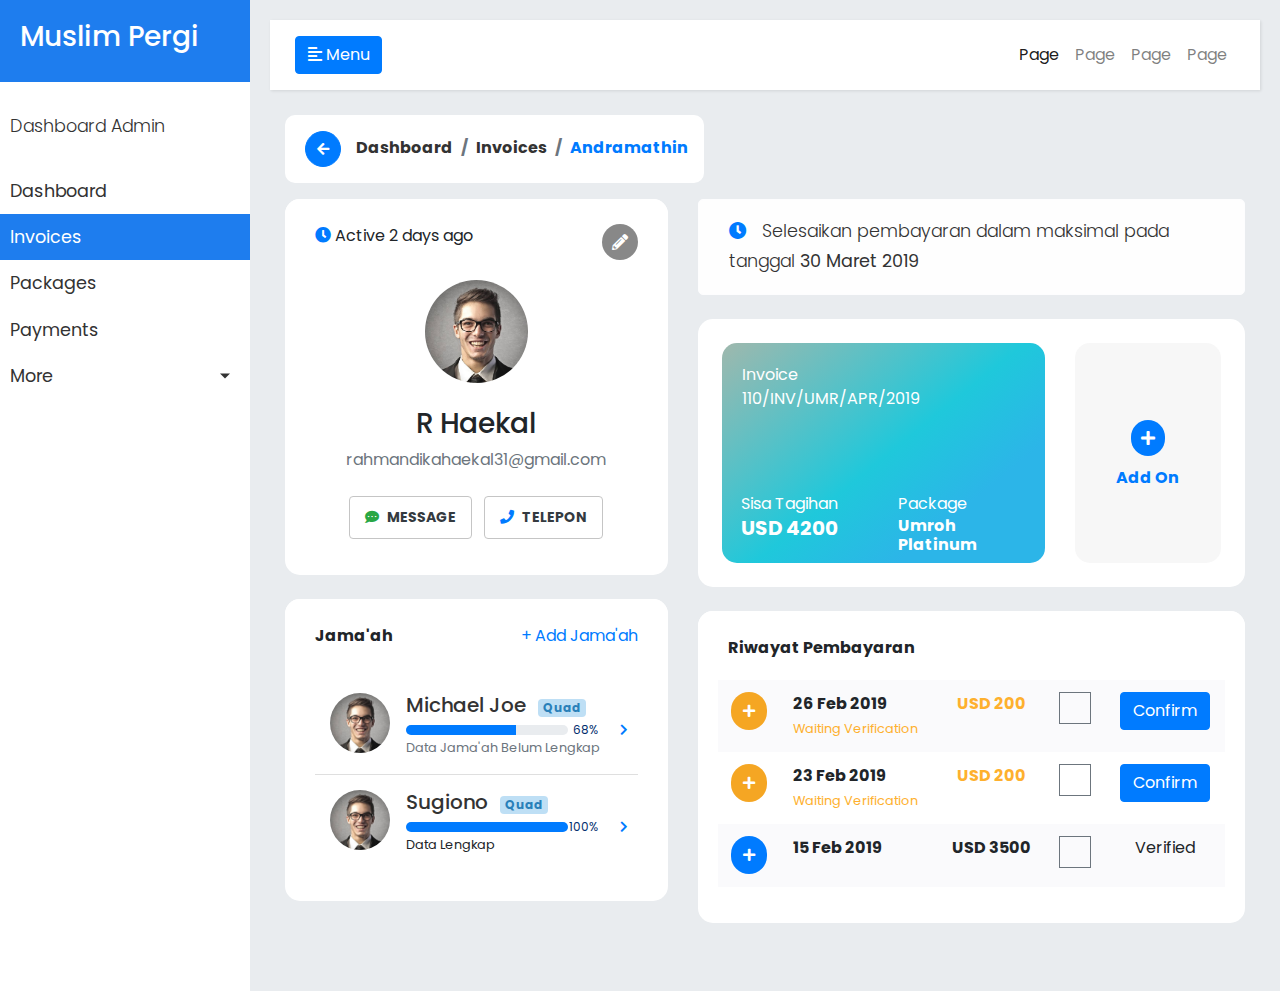
<file: user_invoice.html>
<!DOCTYPE html>
<html>

<head>
    <meta charset="utf-8">
    <meta name="viewport" content="width=device-width, initial-scale=1.0">
    <meta http-equiv="X-UA-Compatible" content="IE=edge">

    <title>Collapsible sidebar using Bootstrap 4</title>

    <!-- Font Awesome CSS -->
    <link rel="stylesheet" href="assets/css/fontawesome.min.css">
    <link rel="stylesheet" href="assets/css/brands.min.css">
    <link rel="stylesheet" href="assets/css/solid.min.css">
    <!-- Bootstrap CSS CDN -->
    <link rel="stylesheet" href="assets/css/bootstrap-grid.min.css">
    <link rel="stylesheet" href="assets/css/bootstrap.min.css">
    <!-- Our Custom CSS -->
    <link rel="stylesheet" href="./assets/css/style.css">
</head>

<body>
    <div class="wrapper">
        <!-- Sidebar  -->
        <nav id="sidebar">
            <div class="sidebar-header">
                <h3>Muslim Pergi</h3>
            </div>

            <ul class="list-unstyled components">
                <p>Dashboard Admin</p>
                <li>
                    <a href="index.html">Dashboard</a>
                </li>
                <li class="active">
                    <a href="invoices.html">Invoices</a>
                </li>
                <li>
                    <a href="packages.html">Packages</a>
                </li>
                <li>
                    <a href="payments.html">Payments</a>
                </li>
                <li>
                    <a href="#pageSubmenu" data-toggle="collapse" aria-expanded="false" class="dropdown-toggle">More</a>
                    <ul class="collapse list-unstyled" id="pageSubmenu">
                        <li>
                            <a href="artikel.html">Artikel</a>
                        </li>
                        <li>
                            <a href="testimonial.html">Testimoni</a>
                        </li>
                        <li>
                            <a href="admin.html">Admin</a>
                        </li>
                        <li>
                            <a href="more.html">More</a>
                        </li>
                    </ul>
                </li>
            </ul>
        </nav>

        <!-- Page Content  -->
        <div id="content">

            <nav class="navbar navbar-expand-lg navbar-light bg-light">
                <div class="container-fluid">

                    <button type="button" id="sidebarCollapse" class="btn btn-primary">
                        <i class="fas fa-align-left"></i>
                        <span>Menu</span>
                    </button>
                    <button class="btn btn-dark d-inline-block d-lg-none ml-auto" type="button" data-toggle="collapse" data-target="#navbarSupportedContent" aria-controls="navbarSupportedContent" aria-expanded="false" aria-label="Toggle navigation">
                        <i class="fas fa-align-justify"></i>
                    </button>

                    <div class="collapse navbar-collapse" id="navbarSupportedContent">
                        <ul class="nav navbar-nav ml-auto">
                            <li class="nav-item active">
                                <a class="nav-link" href="#">Page</a>
                            </li>
                            <li class="nav-item">
                                <a class="nav-link" href="#">Page</a>
                            </li>
                            <li class="nav-item">
                                <a class="nav-link" href="#">Page</a>
                            </li>
                            <li class="nav-item">
                                <a class="nav-link" href="#">Page</a>
                            </li>
                        </ul>
                    </div>
                </div>
            </nav>

            <div id="user_invoice" class="container">
                <div class="row">
                    <div class="col-auto">
                        <nav aria-label="breadcrumb" class=" address_page">
                            <ol class="breadcrumb">
                                <a href="invoices.html" class="btn btn-primary circle m-1">
                                    <i class="fas fa-arrow-left"></i>
                                </a>
                                <li class="breadcrumb-item"><a href="#">Dashboard</a></li>
                                <li class="breadcrumb-item"><a href="#">Invoices</a></li>
                                <li class="breadcrumb-item active" aria-current="page">Andramathin</li>
                            </ol>
                        </nav>
                    </div>
                </div>
    
                <div class="row">
                    <div class="col-sm">
                        <!-- Profile Invoicer -->
                        <div class="card profile_invoice mb-4" style="width: auto">
                            <div class="card-header">
                                <span class="float-left">
                                    <i class="fas fa-clock"></i> Active 2 days ago
                                </span>
                                <span class="status float-right">
                                    <a href="">
                                        <i class="fas fa-pencil-alt"></i>
                                    </a>
                                </span>
                            </div>
                            <div class="card-body text-center">
                                <img class="rounded-circle" src="./assets/img/images.jpeg" alt="avatar user invoice" width="30%">
                                <div class="detail_profile my-4">
                                    <h3>R Haekal</h3>
                                    <span class="text-muted">
                                        rahmandikahaekal31@gmail.com
                                    </span>
                                </div>
                                <ul class="list-inline">
                                    <li class="list-inline-item">
                                        <button class="btn btn-outline-dark text-uppercase">
                                            <i class="fas fa-comment-dots"></i> Message
                                        </button>
                                    </li>
                                    <li class="list-inline-item">
                                        <button class="btn btn-outline-dark text-uppercase">
                                            <i class="fas fa-phone"></i> Telepon
                                        </button>
                                    </li>
                                </ul>
                            </div>
                        </div>
                        <!-- End Profile Invoicer -->
    
                        <!-- Jama'ah -->
                        <div class="card jamaah_invoice mb-4" style="width: auto">
                            <div class="card-header">
                                <span class="float-left">
                                    <strong>Jama'ah</strong>
                                </span>
                                <span class="status float-right">
                                    <a href="">
                                        + Add Jama'ah
                                    </a>
                                </span>
                            </div>
                            <div class="card-body">
                                <ul class="list-unstyled list-group list-group-flush">
                                    <li class="jamaah list-group-item">
                                        <a href="jamaah_invoice.html">
                                            <div class="media">
                                                <img src="assets/img/images.jpeg" class="align-self-start mr-3 rounded-circle" alt="profile jama'ah">
                                                <div class="media-body">
                                                    <ul class="list-inline">
                                                        <li class="list-inline-item">
                                                            <h5 class="mt-0">Michael Joe</h5>
                                                        </li>
                                                        <li class="list-inline-item">
                                                            <span class="badge blue">Quad</span>
                                                        </li>
                                                    </ul>
                                                    <div class="progress w-75">
                                                        <div class="progress-bar" role="progressbar" aria-valuenow="73" aria-valuemin="0" aria-valuemax="100" style="width: 68%;"><span>68%</span>
                                                            <i class="fas fa-chevron-right"></i>
                                                        </div>
                                                    </div>
                                                    <span class="text-muted">
                                                        <small>Data Jama'ah Belum Lengkap</small>
                                                    </span>
                                                </div>
                                            </div>
                                        </a>
                                    </li>
    
                                    <li class="jamaah list-group-item">
                                        <a href="jamaah_invoice.html">
                                            <div class="media">
                                                <img src="assets/img/images.jpeg" class="align-self-start mr-3 rounded-circle" alt="profile jama'ah">
                                                <div class="media-body">
                                                    <ul class="list-inline">
                                                        <li class="list-inline-item">
                                                            <h5 class="mt-0">Sugiono</h5>
                                                        </li>
                                                        <li class="list-inline-item">
                                                            <span class="badge blue">Quad</span>
                                                        </li>
                                                    </ul>
                                                    <div class="progress w-75">
                                                        <div class="progress-bar" role="progressbar" aria-valuenow="100" aria-valuemin="0" aria-valuemax="100" style="width: 100%;"><span>100%</span>
                                                            <i class="fas fa-chevron-right"></i>
                                                        </div>
                                                    </div>
                                                    <span class="">
                                                        <small>Data Lengkap</small>
                                                    </span>
                                                </div>
                                            </div>
                                        </a>
                                    </li>
                                </ul>
                            </div>
                        </div>
                        <!-- End Jama'ah -->
                    </div>
    
                    <div class="col-sm-7">
    
                        <!-- Report Pembayaran -->
                        <div class="report_payment alert alert-light mb-4" role="alert">
                            <p class="m-0">
                                <i class="fas fa-clock"></i>
                                Selesaikan pembayaran dalam maksimal pada tanggal <strong>30 Maret 2019</strong>
                            </p>
                        </div>
    
                        <!-- InvoiceUser -->
                        <div class="invoice_user_package card mb-4">
                            <div class="card-body p-4" style="height: 100%">
                                <div class="row">
                                    <div class="col-sm-8">
                                        <div class="invoice">
                                            <ul class="list-unstyled">
                                                <li>Invoice</li>
                                                <li>110/INV/UMR/APR/2019</li>
                                            </ul>
    
                                            <div class="row mx-md-n3">
                                                <div class="col px-md-6">
                                                    <span>Sisa Tagihan</span>
                                                    <h5>
                                                        <strong>USD 4200</strong>
                                                    </h5>
                                                </div>
                                                <div class="col px-md-6">
                                                    <span>Package</span>
                                                    <h6>
                                                        <strong>Umroh Platinum</strong>
                                                    </h6>
                                                </div>
                                            </div>
                                        </div>
                                    </div>
                                    <div class="col-sm-4" style="min-height: 200px">
                                        <a href="">
                                            <div class="addon">
                                                <div class="add">
                                                    <i class="fas fa-plus"></i> <br>
                                                    <strong>Add On</strong>
                                                </div>
                                            </div>
                                        </a>
                                    </div>
                                </div>
                            </div>
                        </div>
    
                        <!-- Riwayat Pembayaran -->
                        <div class="payment_history card mb-5">
                            <div class="card-header">
                                <span class="float-left">
                                    <strong>Riwayat Pembayaran</strong>
                                </span>
                            </div>
                            <div class="card-body">
                                <div class="table-responsive">
                                    <table class="table table-striped table-borderless">
                                        <tbody>
                                            <tr>
                                                <td>
                                                    <span class="add">
                                                        <a href="">
                                                            <i class="fas fa-plus yellow"></i>
                                                        </a>
                                                    </span>
                                                </td>
                                                <td>
                                                    <strong>26 Feb 2019</strong> <br>
                                                    <small class="yellow">Waiting Verification</small>
                                                </td>
                                                <td>
                                                    <strong class="yellow">USD 200</strong>
                                                </td>
                                                <td>
                                                    <span class="border border-secondary" style="width: 2rem; height: 2rem; display: inline-block"></span>
                                                </td>
                                                <td>
                                                    <button class="btn btn-primary">
                                                        Confirm
                                                    </button>
                                                </td>
                                            </tr>
                                            <tr>
                                                <td>
                                                    <span class="add">
                                                        <a href="">
                                                            <i class="fas fa-plus yellow"></i>
                                                        </a>
                                                    </span>
                                                </td>
                                                <td>
                                                    <strong>23 Feb 2019</strong> <br>
                                                    <small class="yellow">Waiting Verification</small>
                                                </td>
                                                <td>
                                                    <strong class="yellow">USD 200</strong>
                                                </td>
                                                <td>
                                                    <span class="border border-secondary" style="width: 2rem; height: 2rem; display: inline-block"></span>                                            
                                                </td>
                                                <td>
                                                    <button class="btn btn-primary">
                                                        Confirm
                                                    </button>
                                                </td>
                                            </tr>
                                            <tr>
                                                <td>
                                                    <span class="add">
                                                        <a href="">
                                                            <i class="fas fa-plus"></i>
                                                        </a>
                                                    </span>
                                                </td>
                                                <td>
                                                    <strong>15 Feb 2019</strong>
                                                </td>
                                                <td>
                                                    <strong>USD 3500</strong>
                                                </td>
                                                <td>
                                                    <span class="border border-secondary" style="width: 2rem; height: 2rem; display: inline-block"></span>
                                                </td>
                                                <td>
                                                    <span>Verified</span>
                                                </td>
                                            </tr>
                                        </tbody>
                                    </table>
                                </div>
                            </div>
                        </div>
    
                    </div>
                </div>
            </div>
            
        </div>
    </div>

    <!-- jQuery CDN - Slim version (=without AJAX) -->
    <script src="assets/js/jquery.min.js"></script>
    <!-- Popper.JS -->
    <script src="https://cdnjs.cloudflare.com/ajax/libs/popper.js/1.14.0/umd/popper.min.js"></script>
    <!-- Bootstrap JS -->
    <script src="assets/js/bootstrap.min.js"></script>
    <!-- Custom JS -->
    <script src="assets/js/main.js"></script>

    <script type="text/javascript">
        $(document).ready(function () {
            $('#sidebarCollapse').on('click', function () {
                $('#sidebar').toggleClass('active');
            });
        });
    </script>
</body>

</html>
</file>
<file: assets/css/style.css>
/*
    DEMO STYLE
*/

@import "https://fonts.googleapis.com/css?family=Poppins:300,400,500,600,700";
body {
    font-family: 'Poppins', sans-serif;
    background: #fafafa;
}

p {
    font-family: 'Poppins', sans-serif;
    font-size: 1.1em;
    font-weight: 300;
    line-height: 1.7em;
    color: #999;
}

a,
a:hover,
a:focus {
    color: inherit;
    text-decoration: none;
    transition: all 0.3s;
}

.navbar {
    padding: 15px 10px;
    background: #fff;
    border: none;
    border-radius: 0;
    margin-bottom: 25px;
    box-shadow: 1px 1px 3px rgba(0, 0, 0, 0.1);
}

.navbar-btn {
    box-shadow: none;
    outline: none !important;
    border: none;
}

.line {
    width: 100%;
    height: 1px;
    border-bottom: 1px dashed #ddd;
    margin: 40px 0;
}

/* ---------------------------------------------------
    SIDEBAR STYLE
----------------------------------------------------- */

.wrapper {
    display: flex;
    width: 100%;
    align-items: stretch;
}

#sidebar {
    min-width: 250px;
    max-width: 250px;
    background: #fff;
    color: #333;
    transition: all 0.3s;
}

#sidebar.active {
    margin-left: -250px;
}

#sidebar .sidebar-header {
    padding: 20px;
    color: #fff;
    background: #1e7dee;
}

#sidebar ul.components {
    padding: 20px 0;
    /* border-bottom: 1px solid #47748b; */
}

#sidebar ul p {
    color: #333;
    padding: 10px;
}

#sidebar ul li a {
    padding: 10px;
    font-size: 1.1em;
    display: block;
}

#sidebar ul li a:hover {
    color: #1e7dee;
    background: #efefef;
}

#sidebar ul li.active>a,
a[aria-expanded="true"] {
    color: #fff;
    background: #1e7dee;
}

a[data-toggle="collapse"] {
    position: relative;
}

.dropdown-toggle::after {
    display: block;
    position: absolute;
    top: 50%;
    right: 20px;
    transform: translateY(-50%);
}

ul ul a {
    font-size: 0.9em !important;
    padding-left: 30px !important;
    background: #1e7dee;
}

ul.CTAs {
    padding: 20px;
}

ul.CTAs a {
    text-align: center;
    font-size: 0.9em !important;
    display: block;
    border-radius: 5px;
    margin-bottom: 5px;
}

a.download {
    background: #fff;
    color: #7386D5;
}

a.article,
a.article:hover {
    background: #6d7fcc !important;
    color: #fff !important;
}

/* ---------------------------------------------------
    CONTENT STYLE
----------------------------------------------------- */

#content {
    width: 100%;
    padding: 20px;
    min-height: 100vh;
    transition: all 0.3s;
}

/* ---------------------------------------------------
    LOGIN STYLE
----------------------------------------------------- */





/* ---------------------------------------------------
    Dashboard Front Page STYLE
----------------------------------------------------- */

html, body { background-color: #e9ecef }
.bg-light { background-color: #fff !important }
.dots-green { background-color: #28a745 }
.dots-blue { background-color: #2689ff }
.dots-orange { background-color: #f5a623}
.dots-red { background-color: #ff5267 }
.dots {
    height: 10px;
    width: 10px;
    border-radius: 50%;
    display: block;
    right: 50%; top: 10px;
    position: absolute;
}
/* Main Report */
.main-report {
    border-radius: 15px;
    padding: 20px;
    width: 60%;
}
.main-report h1 {
    margin: 0;
}
.main-report small {
    font-size: 12px;
    color: #444;
}
.btn-invoices {
    font-weight: 500;
    color: #fff;
    padding: 10px 15px;
    border-radius: 50px;
    background-color: #2689ff;

    height: 50px;
}
.btn-invoices span:nth-child(1) {
    font-size: 12px;
    background: #1e7dee;
    padding: 8px;
    margin-right: 5px;
    border-radius: 50%;
}
.btn-invoices:hover {
    color: #fff;
}

/* New Invoices Section */
div.new-invoices div.row ul,
div.about-package div.row ul,
div.new-payment div.row ul {
    background-color: #fff;
    padding: 20px 40px;
    border-radius: 20px 20px 0 0;
}
div.new-invoices div.row ul li,
div.about-package div.row ul li,
div.new-payment div.row ul li,
div.more div.row ul li {
    padding: 0 10px 0;
}
div.new-invoices div.row ul li a,
div.about-package div.row ul li a,
div.new-payment div.row ul li a,
div.more div.row ul li a {
    color: #333;
}
div.new-invoices div.row ul li a.active,
div.about-package div.row ul li a.active,
div.new-payment div.row ul li a.active,
div.more div.row ul li a.active {
    background-color: #fff;
    color: #007bff;
    font-weight: bold;
}
div.new-invoices div.tab-content div.row div.table-responsive,
div.about-package div.tab-content div.row div.table-responsive,
div.new-payment div.tab-content div.row div.table-responsive,
div.more div.tab-content div.row div.table-responsive {
    border-radius: 0 20px 20px 20px;
}
div.new-invoices div.table-responsive,
div.about-package div.table-responsive,
div.new-payment div.table-responsive,
div.testimoni div.table-responsive,
div.more div.table-responsive {
    font-weight: bold;
    color: #333;
    background-color: #fff;

    padding: 20px 40px;
    border-radius: 20px;
}
div.new-invoices div.table-responsive thead th,
div.new-payment div.table-responsive thead th,
div.testimoni div.table-responsive thead th,
div.more div.table-responsive thead th {
    font-weight: 500;
    color: #b3b7c1;
}
div.new-invoices div.table-responsive th,
div.new-invoices div.table-responsive td,
div.new-payment div.table-responsive th,
div.new-payment div.table-responsive td,
div.testimoni div.table-responsive th,
div.testimoni div.table-responsive td,
div.more div.table-responsive th,
div.more div.table-responsive td {
    padding: 16px;
}
div.new-invoices div.table-responsive th h6,
div.new-invoices div.table-responsive td h6,
div.new-invoices div.table-responsive td span,
div.new-payment div.table-responsive th h6,
div.new-payment div.table-responsive td h6,
div.new-payment div.table-responsive td span,
div.testimoni div.table-responsive th h6,
div.more div.table-responsive th h6,
div.more div.table-responsive td h6 {
    font-size: 14px;
}

/* Changes Striped Core to Custom */
.table-striped tbody tr:nth-of-type(odd) {
    background-color: #fafafc;
}
/* End Changes */

div.new-invoices img.avatar,
div.new-payment img.avatar,
div.testimoni img.avatar,
div.more img.avatar {
    width: 30px;
    margin-right: 15px;
    border-radius: 50px;
    top: 5px;
    position: relative;
}
div.new-invoices span.badge,
div.new-payment span.badge {
    padding: 8px 15px;
    border-radius: 50px;
}
span.badge.blue {
    background-color: #85c3ec87;
    color: #2980b9;
}
span.badge.orange {
    background-color: #fef5e8;
    color: #f5a623;
}
span.badge.green {
    background-color: #ecf5e4;
    color: #7ed321;
}
span.badge.red {
    background-color: #fae9ec;
    color: hsl(357, 99%, 68%);
}
div.new-invoices small.notif-pending {
    color: #007bff;
}
/* Packages */
div.packages div.row:nth-child(2) {
    display: flex;
}
div.packages div.row:nth-child(2) div.col-sm-4 {
    flex: 1;
}
div.packages div.card {
    padding: 10px 20px;
    height: 100%;
    border: none;
    border-radius: 15px;

    position: relative;
}
.disabledbutton {
    pointer-events: none !important;
    opacity: 0.7;
}
div.packages div.card div.card-header {
    background-color: #fff;
    border: none;
    font-size: 14px;
}
div.packages div.card div.card-header span:nth-child(1) {
    color: #ff8282;
}
div.packages div.card div.card-header span.status {
    font-weight: bold;
    color: #007bff;
}
div.packages div.card div.card-header span.status.red {
    color: red !important;
}
div.packages div.card div.card-body {
    min-height: 300px;
}
div.packages div.card div.card-body p {
    font-weight: bold;
    font-size: 14px;
    color: #888;
}
div.packages div.card div.card-body div.price {
    position: absolute;
    right: 35px;
    bottom: 25px;
}
div.packages div.card div.card-body div.price h4 {
    color: #007bff;
}

/* ======== */
/* User Invoices & Jamaah Invoice */
/* ======== */
#user_invoice nav.address_page ol a i,
#jamaah_invoice nav.address_page ol a i,
#jamaah_package nav.address_page ol a i,
#more nav.address_page ol a i {
    font-size: 14px;
}
#user_invoice nav.address_page ol a.btn,
#jamaah_invoice nav.address_page ol a.btn,
#jamaah_package nav.address_page ol a.btn,
#more nav.address_page ol a.btn {
    padding: 5px 11px;
    margin-right: 15px !important;
    border-radius: 50%;
}
#user_invoice nav.address_page .breadcrumb,
#jamaah_invoice nav.address_page .breadcrumb,
#jamaah_package nav.address_page .breadcrumb,
#more nav.address_page .breadcrumb {
    background-color: #fff;
    border-radius: 10px;
}
#user_invoice nav.address_page .breadcrumb-item,
#jamaah_invoice nav.address_page .breadcrumb-item,
#jamaah_package nav.address_page .breadcrumb-item,
#more nav.address_page .breadcrumb-item {
    padding-top: 9px;
    font-weight: bold;
}
#user_invoice nav.address_page .breadcrumb-item a,
#jamaah_invoice nav.address_page .breadcrumb-item a,
#jamaah_package nav.address_page .breadcrumb-item a,
#more nav.address_page .breadcrumb-item a {
    color: #333;
    text-decoration: none;
}
#user_invoice nav.address_page .breadcrumb-item.active,
#jamaah_invoice nav.address_page .breadcrumb-item.active,
#jamaah_package nav.address_page .breadcrumb-item.active,
#more nav.address_page .breadcrumb-item.active {
    color: #007bff;
}
/* Profile Invoice */
#user_invoice .card,
#jamaah_invoice .card,
#variant_package .card,
#admin .card {
    border-radius: 15px;
    border: none;
}
#user_invoice .card-header,
#variant_package .card-header {
    background-color: #fff;
    padding: 25px 30px 0;
    border-radius: 15px;
    border-bottom: none;
}
#user_invoice .profile_invoice .card-header span i,
#variant_package div.card div.card-header span.float-left {
    color: #007bff;
}
#user_invoice .profile_invoice .card-header span:nth-child(2) i,
#variant_package div.card div.card-header span.float-right a span {
    background-color: #888;
    color: #fff;
    padding: 10px;
    border-radius: 25px;
}
#user_invoice .profile_invoice .card-body ul li button {
    font-weight: bold;
    font-size: 14px;
    padding: 10px 15px;
}
#user_invoice .profile_invoice .card-body ul li button.btn-outline-dark {
    border-color: #c5c5c5;
}
#user_invoice .profile_invoice .card-body ul li:nth-child(1) button i {
    color: #28a745;
    padding-right: 5px;
}
#user_invoice .profile_invoice .card-body ul li:nth-child(2) button i {
    color: #007bff;
    padding-right: 5px;
}
/* Jama'ah */
#user_invoice .jamaah_invoice .card-body {
    padding: 30px;
    padding-top: 30px;
}
#user_invoice .jamaah_invoice .card-body ul li.jamaah {
    padding: 15px;
}
#user_invoice .jamaah_invoice .card-body ul li a {
    text-decoration: none;
}
#user_invoice .jamaah_invoice .card-body ul li a div.media h5 {
    color: #333;
}
#user_invoice .jamaah_invoice .card-body ul li a div img,
#variant_package .jamaah_invoice .card-body ul li a div img {
    width: 60px;
}
#user_invoice .jamaah_invoice .card-body .progress {
    height: 10px;
    border-radius: 20px;
}
#user_invoice .jamaah_invoice .card-body .progress-bar {
    background-color: #007bff;
    font-size: 12px;
}
#user_invoice .jamaah_invoice .card-body .progress .progress-bar span {
    position: absolute;
    right: 40px;
    color: #002C6C;
}
#user_invoice .jamaah_invoice .card-body .progress .progress-bar i {
    position: absolute;
    right: 10px;
    color: #007bff;
}
/* Report Pembayaran */
.report_payment {
    border-radius: 5px;
}
.report_payment p i { color: #007bff; padding-right: 10px; }
.report_payment p {
    color: #333;
    padding: 5px 10px;
}

/* InvoiceUser */
.invoice_user_package .card-body .invoice {
    background-color: #1fc8db;
    background-image: linear-gradient(141deg, #9fb8ad 0%, #1fc8db 51%, #2cb5e8 75%);
    color: #fff;
    padding: 20px;
    border-radius: 15px;
    min-height: 220px;
}
.invoice_user_package .card-body div.row.mx-md-n3 {
    position: relative;
    top: 65px;
}
.invoice_user_package .card-body .addon {
    background-color: #f7f7f7;
    text-align: center;
    border-radius: 15px;
    min-height: 220px;
}
.invoice_user_package .card-body .addon .add {
    position: absolute;
    left: 0; bottom: 0; right: 0; top: 35%;
}
.invoice_user_package .card-body .addon .add i {
    background-color: #007bff;
    color: #fff;
    padding: 10px;
    margin-bottom: 10px;
    border-radius: 20px;
}
.invoice_user_package .card-body .addon .add strong {
    color: #007bff;
}

/* Riwayat Pembayaran */
.payment_history .card-body table tbody tr td {
    text-align: center;
}
.payment_history .card-body table tbody tr td:nth-child(2) {
    text-align: left;
}
.payment_history .card-body table tbody tr td span.add i {
    background-color: #007bff;
    color: #fff;
    font-size: 14px;
    padding: 12px;
    border-radius: 20px;
}
.payment_history .card-body table tbody tr td span.add i.yellow {
    background-color: #f5a623;
}
.payment_history .card-body table tbody tr td .yellow {
    color: #feb02e;
}

/* Jamaah Invoice */
#jamaah_invoice .bio,
#admin .bio {
    text-align: center;
}
#jamaah_invoice .bio img,
#admin .bio img {
    width: 180px;
}
#jamaah_invoice .bio span,
#admin .bio span {
    background-color: #fff;
    padding: 3px;
    border-radius: 20px;

    right: 28%; bottom: 30%;
    position: absolute;
}
#jamaah_invoice .bio span i,
#admin .bio span i {
    background-color: #007bff;
    color: #fff;
    padding: 10px;
    border-radius: 20px;
}

/* Accordion Data Info */
#jamaah_invoice .card .panel-group {
    padding: 25px;
}
#jamaah_invoice .card .panel {
    font-size : 14px;
}
.panel-title {
    font-weight: bold;
    font-size: 14px;
    position: relative;
}
.panel-title::after {
    content: "\f078";
    color: #007bff;
    top: -2px;
    right: 0px;
    position: absolute;
    font-family: "Font Awesome 5 Free"
}
.panel-title[aria-expanded="true"]::after {
    content: "\f077";
}
#jamaah_invoice .card .panel .panel-heading .progress {
    height: 10px;
    border-radius: 20px;
}
#jamaah_invoice .card .panel .panel-heading .progress .progress-bar span {
    position: absolute;
    right: 40px;
    color: #002C6C;
}

#jamaah_invoice .card .panel .panel-body img {
    width: 30px;
}
#jamaah_invoice .card .panel .panel-body ul li a {
    position: absolute;
    right: 10px;
    bottom: 18px;
}
#jamaah_invoice .card .panel .panel-body ul li a i {
    background-color: #007bff;
    color: #fff;
    padding: 10px;
    border-radius: 20px;
}
#jamaah_invoice .card .panel .panel-body ul li {
    padding: 20px 0 10px;
    color: #007bff;
}
#jamaah_invoice .card .panel .panel-body ul li:last-child {
    padding-bottom: 0;
}

/* ========= */
/* Packages */
/* ========= */
#packages div.head div.col div button.btn-new-package,
.testimoni .btn-new-testimoni,
#more div.col button.btn-add {
    font-weight: 500;
    background-color: #2689ff;
    color: #fff;
    padding: 8px 15px;
    border-radius: 50px;
}
#packages div.head div.col div button.btn-new-package span:nth-child(1),
.testimoni .btn-new-testimoni span:nth-child(1),
#more div.col button.btn-add span:nth-child(1) {
    font-size: 12px;
    padding: 8px;
    border-radius: 50%;
    background: #1e7dee;
    position: relative;
}
#packages div.head div.col div button.btn-new-package span:nth-child(2) {
    font-size: 16px;
    margin-left: 5px;
}
#packages div.head div.col div button.btn-new-package:hover {
    color: #fff;
}
div.about-package div.row ul,
div.more div.row ul {
    background-color: #fff;
    padding: 20px 15px;
    border-radius: 20px 20px 0 0;
}

/* Jamaah Package */
#jamaah_package .tab-content div.float-right button {
    padding: 10px 30px;
    border-radius: 20px;
}
#jamaah_package .tab-content .about-pack .card {
    border: none;
    padding: 0;
}
#jamaah_package .tab-content .about-pack .card img {
    border-radius: 10px;
}
#jamaah_package .tab-content .about-pack .card .card-text {
    background-color: #fff;
    padding: 5px 10px;
    border-radius: 20px;

    float: right;
}
#jamaah_package .tab-content .about-pack .card .card-text .dots {
    margin-right: 5px;
    display: inline-block;
    position: static;
}
#jamaah_package .tab-content .about-pack div.row div.detail table tr {
    border-bottom: 1px solid #eee;
}
#jamaah_package .tab-content .about-pack div.row div.detail table tr:last-child {
    border: none;
}
#jamaah_package .tab-content .about-pack div.row div.detail table tr td {
    font-weight: normal;
    padding-left: 0; padding-right: 0;
}
#jamaah_package .tab-content .about-pack div.row div.detail table tr td:last-child {
    font-weight: 600;
    float: right;
}
#jamaah_package .tab-content .table-itinerary table thead tr th {
    font-weight: normal;
    color: #777;
}
#jamaah_package .tab-content .table-itinerary table tbody tr td,
#more .tab-content table tbody td {
    font-weight: 500;
    font-size: 14px;
    color: #222;
    padding: 30px 25px;
}
#jamaah_package .tab-content .table-itinerary table.itinerary tbody tr td:nth-child(2) {
    width: 250px;
}
#jamaah_package .tab-content .table-itinerary table.itinerary tbody tr td:last-child {
    font-weight: normal;
    color: #444;
}
#jamaah_package .tab-content .table-itinerary table.transport tbody tr td {
    font-size: 14px;
    padding: 20px 10px;
}
#jamaah_package .tab-content .table-itinerary table.transport tbody tr td:nth-child(8),
#jamaah_package .tab-content .table-itinerary table.transport tbody tr td:nth-child(9) {
    text-align: center;
}
#jamaah_package .tab-content .table-itinerary table tbody tr td div.media img {
    background-color: #fff;
    margin-right: 10px;
    width: 30px;
    border-radius: 50px;
}
#jamaah_package .tab-content .rooms div ul {
    background-color: transparent;
    margin: 0 15px;
}
#user_invoice div.card.jamaah_invoice div.card-header span.status a,
#jamaah_package .tab-content #jamaah_invoice a,
#admin .card div.float-right a {
    font-weight: normal;
    color: #007bff;
}
#jamaah_package .tab-content #variant_package .card-header small {
    color: red;
}
#jamaah_package .tab-content #variant_package .card-header {
    height: 70px;
}
#variant_package div.card div.card-header span.float-right a span {
    background-color: #007bff;
    color: #fff;
}
#variant_package div.card div.card-header span.float-right a span.disabled {
    background-color: #ddd;
    color: #fff;
}
#jamaah_package .tab-content #variant_package .card-body {
    padding-top: 15px;
}
#jamaah_package .tab-content #variant_package .card-body .media span.delete {
    font-size: 10px;
    background-color: red;
    color: #fff;
    padding: 5px 6px;

    border-radius: 50px;
    top: 10px; left: -5px;
    position: absolute;
}
#jamaah_package .tab-content #variant_package .jamaah_invoice .jamaah img {
    width: 40px;
}
#jamaah_package .tab-content #variant_package .jamaah_invoice .jamaah {
    padding: 15px 0;
}
#jamaah_package .tab-content #variant_package .jamaah_invoice .jamaah h5 {
    position: relative;
    top: 10px;
}
#jamaah_package .tab-content #variant_package .jamaah_invoice .jamaah i {
    color: #007bff;
    right: 0; top: 30px;
    position: absolute;
}

/* ====== */
/* Artikel */
/* ====== */
.artikel div.row div.col-sm-3 div.card {
    margin-bottom: 30px;
    border: none;
    border-radius: 10px;
}
.artikel div.row button.btn-artikel,
.admin div.row button.btn-admin {
    font-weight: 500;
    background-color: #2689ff;
    color: #fff;
    padding: 10px 30px;
    border-radius: 50px;

    position: static;
}
.artikel div.row button.btn-artikel span:nth-child(1),
.admin div.row button.btn-admin span:nth-child(1) {
    background-color: #007bff;
    padding: 5px;
    border-radius: 20px;
}
.artikel div.row button.btn-artikel span:nth-child(2),
.admin div.row button.btn-admin span:nth-child(2) {
    padding-left: 10px;
}
.artikel .card {
    min-height: 370px;
}
.artikel .card-body {
    height: 100%;
}
.artikel .card strong {
    font-size: 12px;
    background-color: #fff;
    padding: 5px 10px;
    border-radius: 5px;

    right: 10%; top: 145px;
    position: absolute;
}
.artikel .card strong span.dots {
    display: inline-block;
    position: static;
}
.artikel .card img {
    border-radius: 10px 10px 0 0;
}
.artikel .card .card-body .media {
    bottom: 5%;
    position: absolute;
}
.artikel .card .card-body .media img {
    width: 35px;
    border-radius: 30px;
}
.testimoni .table tbody tr td:nth-child(2) h6 {
    font-weight: normal;
    font-size: 14px;
    margin-top: 5px;
}

/* MORE PAGE */
#more div.col button.btn-add span:nth-child(1) {
    margin-right: 5px;
}
div.more div.tab-content div.row div.table-responsive {
    border-radius: 10px;
}
div.more div.tab-content div.row div.table-responsive table tbody tr td h6 strong {
    font-weight: 600;
    color: #555;
}
#more .tab-content table tbody td {
    padding: 20px 25px;
}
#more .tab-content table tbody.bank td:first-child {
    text-align: center;
}
#more .tab-content table tbody.bank td img.avatar {
    width: 30px;
    margin: 0;
    border-radius: 0;
    position: static;
}
#more .tab-content table tbody.legal td img.avatar {
    background-color: #fff;
    width: 40px;
    padding: 5px;
    margin: 0;
    position: static;
}
#more .tab-content table tbody.hotel td img.avatar {
    width: 50px;
    border-radius: 5px;
    position: static;
}

/* ---------------------------------------------------
    MEDIAQUERIES
----------------------------------------------------- */

@media (max-width: 768px) {
    #sidebar {
        margin-left: -250px;
    }
    #sidebar.active {
        margin-left: 0;
    }
    #sidebarCollapse span {
        display: none;
    }
}

@media (max-width: 768.98px) {
    /* Index */
    .main-report {
        border-radius: 15px;
        padding: 20px;
        width: 70%;
    }
    .main-report h1 {
        font-size: 30px;
    }
    .main-report span.dots {
        top: 3px;
        right: 20px;
    }
    div.packages div.card div.card-header,
    div.packages div.card div.card-body {
        padding: 5px;
    }
    div.packages div.card div.card-header span {
        font-size: 12px;
    }
    div.packages div.card div.card-body h3.card-title {
        font-size: 18px;
    }
    div.packages div.card div.card-body p {
        font-size: 12px;
        font-weight: 500;
    }
    div.packages div.card div.card-body div.price h4 {
        font-size: 18px;
        margin: 0;
    }

    /* Invoice */
    div.new-invoices div.tab-content div.row div.table-responsive,
    div.about-package div.tab-content div.row div.table-responsive,
    div.new-payment div.tab-content div.row div.table-responsive,
    div.more div.tab-content div.row div.table-responsive{
        border-radius: 0 0 10px;
    }
    div.new-invoices div.tab-content div.row div.table-responsive a {
        font-size: 12px;
    }

    /* User Invoice */
    div#user_invoice div.row div.col-auto,
    div#user_invoice div.row div.col-sm,
    div#user_invoice div.row div.col-sm-7 {
        padding: 0;
    }
    #user_invoice nav.address_page .breadcrumb-item,
    #jamaah_invoice nav.address_page .breadcrumb-item,
    #jamaah_package nav.address_page .breadcrumb-item,
    #more nav.address_page .breadcrumb-item{
        font-size: 12px;
        padding-top: 12px;
    }
    .invoice_user_package .card-body .invoice {
        margin-bottom: 20px;
    }

    /* Packages */
    div.packages div.row:nth-child(2) div.col-sm-4 {
        flex: none;
    }

    /* About Package */
    #jamaah_package div.about-pack div.title {
        margin-top: 30px;
    }
    #jamaah_package div.about-pack div.title h2 {
        font-size: 24px;
    }
    #jamaah_package .tab-content div.rooms {
        padding: 0;
    }
    #jamaah_package .tab-content div.rooms div.float-right {
        margin-bottom: 20px;
    }
    #jamaah_package .tab-content div.rooms div.float-right button {
        padding: 10px 20px;
    }
    #jamaah_package .tab-content div.rooms div.float-right ul li {
        margin: 0;
    }

    /* Artikel */
    .artikel div.row div.col-sm-3 div.card {
        min-height: 410px;
    }
    .artikel div.row div.col-sm-3 div.card strong {
        font-size: 16px;
        font-weight: 600;
        top: 50%;
        border-radius: 5px 6px 0 0;
    }
}

@media (max-width: 575.98px) {
    /* Index */
    #dashboard div.row div.col.status {
        padding: 0;
    }
    .main-report {
        width: 100%;
    }
    .main-report h1 {
        font-size: 30px;
    }
    .main-report span.dots {
        top: 3px;
        right: 10px;
    }

    /* User Invoice */
    div div.row div.col-auto,
    div div.row div.col-sm,
    div div.row div.col-sm-4,
    div div.row div.col-sm-7 {
        padding: 0;
    }
}
</file>
<file: assets/css/brands.min.css>
/*!
 * Font Awesome Free 5.10.2 by @fontawesome - https://fontawesome.com
 * License - https://fontawesome.com/license/free (Icons: CC BY 4.0, Fonts: SIL OFL 1.1, Code: MIT License)
 */
@font-face{font-family:"Font Awesome 5 Brands";font-style:normal;font-weight:normal;font-display:auto;src:url(../webfonts/fa-brands-400.eot);src:url(../webfonts/fa-brands-400.eot?#iefix) format("embedded-opentype"),url(../webfonts/fa-brands-400.woff2) format("woff2"),url(../webfonts/fa-brands-400.woff) format("woff"),url(../webfonts/fa-brands-400.ttf) format("truetype"),url(../webfonts/fa-brands-400.svg#fontawesome) format("svg")}.fab{font-family:"Font Awesome 5 Brands"}
</file>
<file: assets/css/solid.min.css>
/*!
 * Font Awesome Free 5.10.2 by @fontawesome - https://fontawesome.com
 * License - https://fontawesome.com/license/free (Icons: CC BY 4.0, Fonts: SIL OFL 1.1, Code: MIT License)
 */
@font-face{font-family:"Font Awesome 5 Free";font-style:normal;font-weight:900;font-display:auto;src:url(../webfonts/fa-solid-900.eot);src:url(../webfonts/fa-solid-900.eot?#iefix) format("embedded-opentype"),url(../webfonts/fa-solid-900.woff2) format("woff2"),url(../webfonts/fa-solid-900.woff) format("woff"),url(../webfonts/fa-solid-900.ttf) format("truetype"),url(../webfonts/fa-solid-900.svg#fontawesome) format("svg")}.fa,.fas{font-family:"Font Awesome 5 Free";font-weight:900}
</file>
